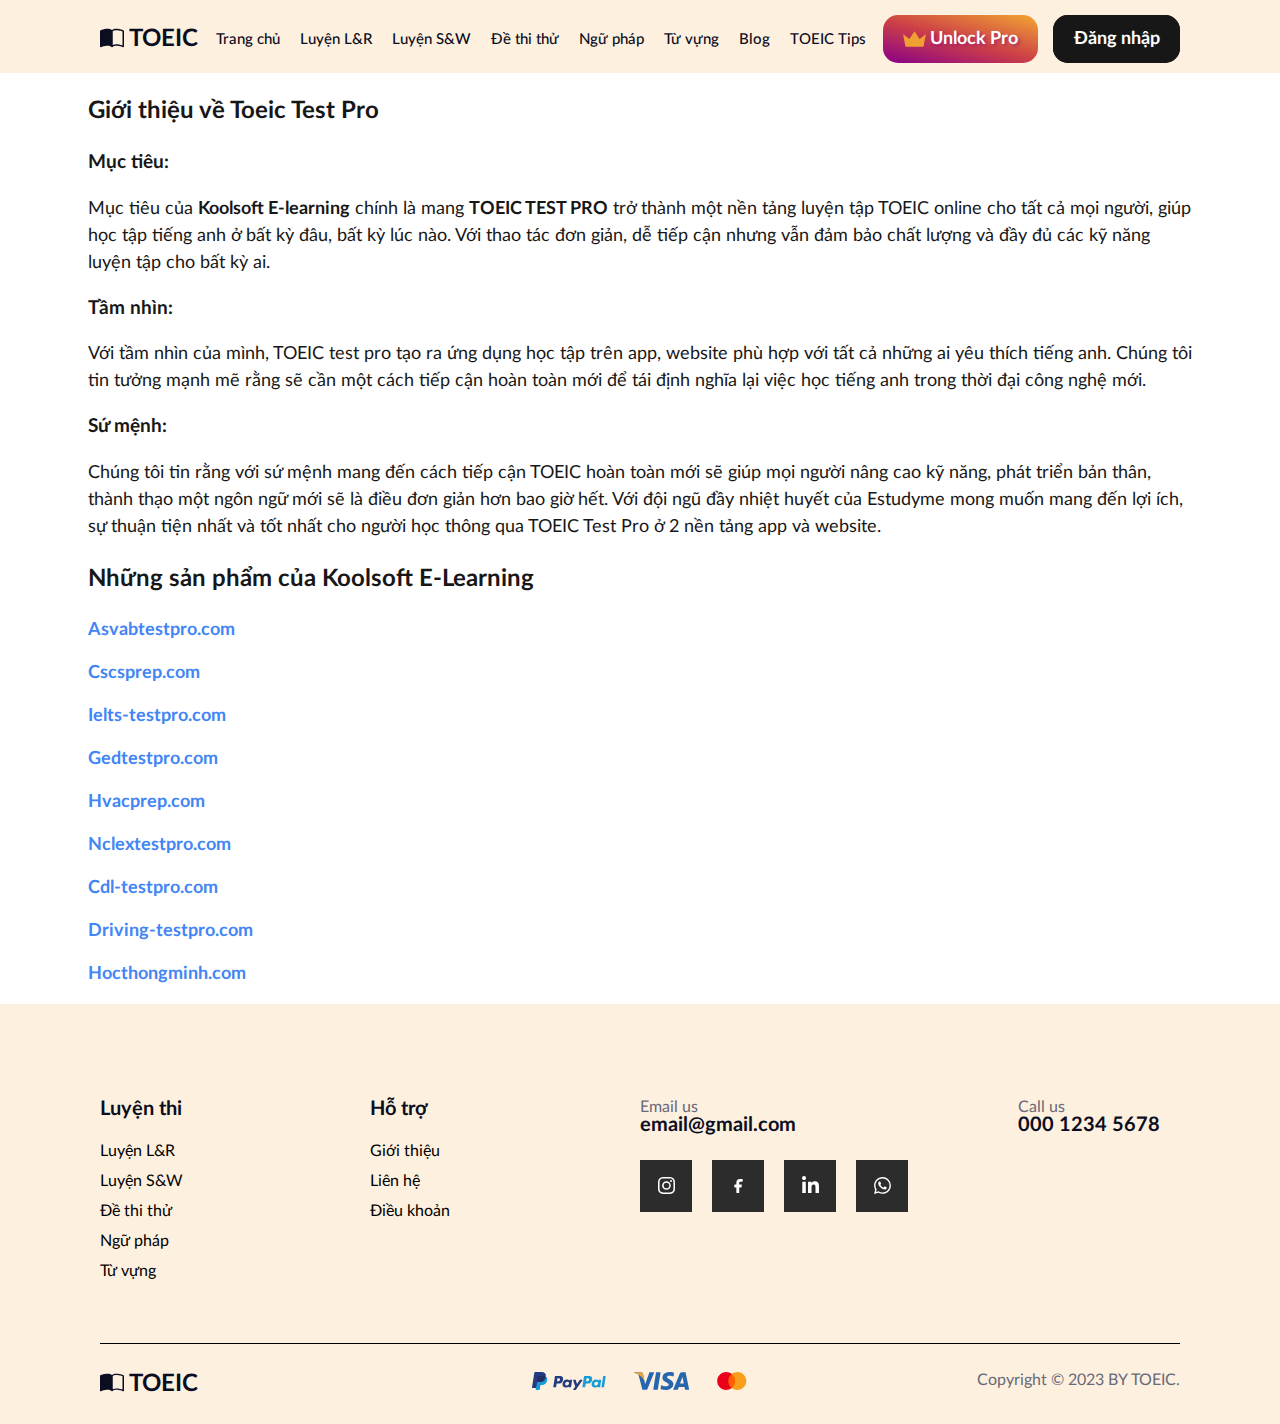
<file: aboutus.html>
<!DOCTYPE html>
<html lang="en">
    <head>
        <meta charset="UTF-8" />
        <meta name="viewport" content="width=device-width, initial-scale=1.0" />
        <!-- Favicon -->
        <link
            rel="shortcut icon"
            href="./assets/favicon/favicon.ico"
            type="image/x-icon"
        />
        <!-- Nhúng CDN Font Awesome -->
        <link rel="preconnect" href="https://cdnjs.cloudflare.com" />
        <link
            rel="stylesheet"
            href="https://cdnjs.cloudflare.com/ajax/libs/font-awesome/6.4.0/css/all.min.css"
            integrity="sha512-iecdLmaskl7CVkqkXNQ/ZH/XLlvWZOJyj7Yy7tcenmpD1ypASozpmT/E0iPtmFIB46ZmdtAc9eNBvH0H/ZpiBw=="
            crossorigin="anonymous"
            referrerpolicy="no-referrer"
        />
        <!-- Style CSS -->
        <link rel="stylesheet" href="./assets/font/stylesheet.css" />
        <!-- Responsive -->
        <link rel="stylesheet" href="./assets/css/responsive.css" />
        <!-- Reset CSS -->
        <link rel="stylesheet" href="./assets/css/reset.css" />
        <!-- Font  -->
        <link rel="stylesheet" href="./assets/css/style.css" />
        <!-- Aboutus CSS -->
        <link rel="stylesheet" href="./assets/css/aboutus.css" />
        <title>Giới thiệu - Web luyện thi TOEIC</title>
    </head>
    <body>
        <header class="header">
            <div class="content nav-content">
                <nav class="navbar">
                    <!--nav mobile-->
                    <label for="nav-mobile-input" class="nav_bars-btn">
                        <svg
                            xmlns="http://www.w3.org/2000/svg"
                            viewBox="0 0 448 512"
                        >
                            <!--! Font Awesome Pro 6.4.2 by @fontawesome - https://fontawesome.com License - https://fontawesome.com/license (Commercial License) Copyright 2023 Fonticons, Inc. -->
                            <path
                                d="M0 96C0 78.3 14.3 64 32 64H416c17.7 0 32 14.3 32 32s-14.3 32-32 32H32C14.3 128 0 113.7 0 96zM0 256c0-17.7 14.3-32 32-32H416c17.7 0 32 14.3 32 32s-14.3 32-32 32H32c-17.7 0-32-14.3-32-32zM448 416c0 17.7-14.3 32-32 32H32c-17.7 0-32-14.3-32-32s14.3-32 32-32H416c17.7 0 32 14.3 32 32z"
                            />
                        </svg>
                    </label>

                    <input
                        type="checkbox"
                        id="nav-mobile-input"
                        class="nav-input"
                        value=""
                    />

                    <!--Nav_overlay-->
                    <label for="nav-mobile-input" class="nav_overlay"></label>

                    <nav class="nav-mobile">
                        <label for="nav-mobile-input" class="nav-mobile-close">
                            <svg
                                xmlns="http://www.w3.org/2000/svg"
                                viewBox="0 0 352 512"
                            >
                                <!-- Font Awesome Pro 5.15.4 by @fontawesome - https://fontawesome.com License - https://fontawesome.com/license (Commercial License) -->
                                <path
                                    d="M242.72 256l100.07-100.07c12.28-12.28 12.28-32.19 0-44.48l-22.24-22.24c-12.28-12.28-32.19-12.28-44.48 0L176 189.28 75.93 89.21c-12.28-12.28-32.19-12.28-44.48 0L9.21 111.45c-12.28 12.28-12.28 32.19 0 44.48L109.28 256 9.21 356.07c-12.28 12.28-12.28 32.19 0 44.48l22.24 22.24c12.28 12.28 32.2 12.28 44.48 0L176 322.72l100.07 100.07c12.28 12.28 32.2 12.28 44.48 0l22.24-22.24c12.28-12.28 12.28-32.19 0-44.48L242.72 256z"
                                />
                            </svg>
                        </label>
                        <ul class="nav-mobile-list">
                            <li>
                                <a href="./index.html" class="item-nav-mobile"
                                    >Trang&nbsp;chủ</a
                                >
                            </li>
                            <li>
                                <a
                                    href="./Listen_Reading.html"
                                    class="item-nav-mobile"
                                    >Luyện&nbsp;L&R</a
                                >
                            </li>
                            <li>
                                <a
                                    href="./Speaking_Writing.html"
                                    class="item-nav-mobile"
                                    >Luyện&nbsp;S&W</a
                                >
                            </li>
                            <li>
                                <a
                                    href="./Mock_exams.html"
                                    class="item-nav-mobile"
                                    >Đề&nbsp;thi&nbsp;thử</a
                                >
                            </li>
                            <li>
                                <a href="./grammar.html" class="item-nav-mobile"
                                    >Ngữ&nbsp;pháp</a
                                >
                            </li>
                            <li>
                                <a href="./voca.html" class="item-nav-mobile"
                                    >Từ&nbsp;vựng</a
                                >
                            </li>
                            <li>
                                <a href="./blog.html" class="item-nav-mobile">Blog</a>
                            </li>
                            <li>
                                <a href="./toeic-tip.html" class="item-nav-mobile"
                                    >TOEIC&nbsp;Tips</a
                                >
                            </li>
                            <li>
                                <a href="./login.html" class="item-nav-mobile"
                                    >Đăng&nbsp;nhập</a
                                >
                            </li>
                        </ul>
                    </nav>
                    <!-- Logo -->
                    <div class="Logo-nav">
                        <a href="./index.html" class="Logo">
                            <img
                                src="./assets/img/Logo.svg"
                                alt="Logo"
                                class="lg"
                            />
                            <p class="desc-Logo">TOEIC</p>
                        </a>
                    </div>

                    <!-- Navigation pc-->
                    <ul class="nav-items">
                        <li>
                            <a href="./index.html" class="item"
                                >Trang&nbsp;chủ</a
                            >
                        </li>
                        <li>
                            <a href="./Listen_Reading.html" class="item"
                                >Luyện&nbsp;L&R</a
                            >
                        </li>
                        <li>
                            <a href="./Speaking_Writing.html" class="item"
                                >Luyện&nbsp;S&W</a
                            >
                        </li>
                        <li>
                            <a href="./Mock_exams.html" class="item"
                                >Đề&nbsp;thi&nbsp;thử</a
                            >
                        </li>
                        <li>
                            <a href="./grammar.html" class="item"
                                >Ngữ&nbsp;pháp</a
                            >
                        </li>
                        <li>
                            <a href="./voca.html" class="item">Từ&nbsp;vựng</a>
                        </li>
                        <li>
                            <a href="./blog.html" class="item">Blog</a>
                        </li>
                        <li>
                            <a href="./toeic-tip.html" class="item">TOEIC&nbsp;Tips</a>
                        </li>
                    </ul>

                    <!-- Button -->
                    <div class="actions">
                        <a href="./prenium.html" class="pro btn">
                            <svg
                                xmlns="http://www.w3.org/2000/svg"
                                viewBox="0 0 36 24"
                            >
                                <path
                                    d="m18 0 8 12 10-8-4 20H4L0 4l10 8 8-12z"
                                ></path>
                            </svg>
                            <p>Unlock&nbsp;Pro</p>
                        </a>
                        <a href="./login.html" class="log btn" id="log">
                            <p class="text">Đăng&nbsp;nhập</p>
                        </a>
                    </div>
                </nav>
            </div>
        </header>

        <div class="phara">
            <div class="paper">
                <h2 class="tieude">Giới thiệu về Toeic Test Pro</h2>
                <h3>Mục tiêu: </h3>
                <p>Mục tiêu của <a class="bold">Koolsoft E-learning</a> chính là mang <a class="bold">TOEIC TEST PRO</a> trở thành một nền tảng luyện tập TOEIC online cho tất cả mọi người, giúp học tập tiếng anh ở bất kỳ đâu, bất kỳ lúc nào. Với thao tác đơn giản, dễ tiếp cận nhưng vẫn đảm bảo chất lượng và đầy đủ các kỹ năng luyện tập cho bất kỳ ai.</p>
                <h3><a class="bold">Tầm nhìn: </a></h3>
                <p>Với tầm nhìn của mình, TOEIC test pro tạo ra ứng dụng học tập trên app, website phù hợp với tất cả những ai yêu thích tiếng anh. Chúng tôi tin tưởng mạnh mẽ rằng sẽ cần một cách tiếp cận hoàn toàn mới để tái định nghĩa lại việc học tiếng anh trong thời đại công nghệ mới.</p>
                <h3><a class="bold">Sứ mệnh: </a></h3>
                <p>Chúng tôi tin rằng với sứ mệnh mang đến cách tiếp cận TOEIC hoàn toàn mới sẽ giúp mọi người nâng cao kỹ năng, phát triển bản thân, thành thạo một ngôn ngữ mới sẽ là điều đơn giản hơn bao giờ hết. Với đội ngũ đầy nhiệt huyết của Estudyme mong muốn mang đến lợi ích, sự thuận tiện nhất và tốt nhất cho người học thông qua TOEIC Test Pro ở 2 nền tảng app và website.</p>
                <h2 class="tieude">Những sản phẩm của Koolsoft E-Learning</h2>
                <p>
                    <span class="s1">
                        <a href="http://Asvabtestpro.com"><span class="s2">Asvabtestpro.com</span></a>
                    </span>
                </p>
                <p>
                    <span class="s1">
                        <a href="http://Cscsprep.com"><span class="s2">Cscsprep.com</span></a>
                    </span>
                </p>
                <p>
                    <span class="s1">
                        <a href="http://Ielts-testpro.com"><span class="s2">Ielts-testpro.com</span></a>
                    </span>
                </p>
                <p>
                    <span class="s1">
                        <a href="http://Gedtestpro.com"><span class="s2">Gedtestpro.com</span></a>
                    </span>
                </p>
                <p>
                    <span class="s1">
                        <a href="http://Hvacprep.com"><span class="s2">Hvacprep.com</span></a>
                    </span>
                </p>
                <p>
                    <span class="s1">
                        <a href="http://Nclextestpro.com"><span class="s2">Nclextestpro.com</span></a>
                    </span>
                </p>
                <p>
                    <span class="s1">
                        <a href="http://Cdl-testpro.com"><span class="s2">Cdl-testpro.com</span></a>
                    </span>
                </p>
                <p>
                    <span class="s1">
                        <a href="http://Driving-testpro.com"><span class="s2">Driving-testpro.com</span></a>
                    </span>
                </p>
                <p>
                    <span class="s1">
                        <a href="http://Hocthongminh.com"><span class="s2">Hocthongminh.com</span></a>
                    </span>
                </p>
            </div>
        </div>

        <footer class="footer">
            <div class="content">
                <div class="row row-top">
                    <div class="column-1">
                        <h2 class="heading">Luyện&nbsp;thi</h2>
                        <ul class="list">
                            <li class="item">
                                <a href="./Listen_Reading.html"
                                    >Luyện&nbsp;L&R</a
                                >
                            </li>
                            <li class="item">
                                <a href="./Speaking_Writing.html"
                                    >Luyện&nbsp;S&W</a
                                >
                            </li>
                            <li class="item">
                                <a href="./Mock_exams.html"
                                    >Đề&nbsp;thi&nbsp;thử</a
                                >
                            </li>
                            <li class="item">
                                <a href="./grammar.html">Ngữ&nbsp;pháp</a>
                            </li>
                            <li class="item">
                                <a href="./voca.html">Từ&nbsp;vựng</a>
                            </li>
                        </ul>
                    </div>

                    <div class="column-2">
                        <h2 class="heading">Hỗ&nbsp;trợ</h2>
                        <ul class="list">
                            <li class="item">
                                <a href="./aboutus.html">Giới&nbsp;thiệu</a>
                            </li>
                            <li class="item">
                                <a href="./contact.html">Liên&nbsp;hệ</a>
                            </li>
                            <li class="item">
                                <a href="./term.html">Điều&nbsp;khoản</a>
                            </li>
                        </ul>
                    </div>

                    <div class="column-3">
                        <div class="email-call mail">
                            <p class="desc-email-call">Email us</p>
                            <a href="mailto:email@gmail.com" class="mail-call"
                                >email@gmail.com</a
                            >
                            <div class="social-media">
                                <div class="card">
                                    <a
                                        href="https://www.instagram.com/xuanchinhhuynh/"
                                        class="socialContainer containerOne"
                                    >
                                        <svg
                                            class="socialSvg instagramSvg"
                                            viewBox="0 0 16 16"
                                        >
                                            <path
                                                d="M8 0C5.829 0 5.556.01 4.703.048 3.85.088 3.269.222 2.76.42a3.917 3.917 0 0 0-1.417.923A3.927 3.927 0 0 0 .42 2.76C.222 3.268.087 3.85.048 4.7.01 5.555 0 5.827 0 8.001c0 2.172.01 2.444.048 3.297.04.852.174 1.433.372 1.942.205.526.478.972.923 1.417.444.445.89.719 1.416.923.51.198 1.09.333 1.942.372C5.555 15.99 5.827 16 8 16s2.444-.01 3.298-.048c.851-.04 1.434-.174 1.943-.372a3.916 3.916 0 0 0 1.416-.923c.445-.445.718-.891.923-1.417.197-.509.332-1.09.372-1.942C15.99 10.445 16 10.173 16 8s-.01-2.445-.048-3.299c-.04-.851-.175-1.433-.372-1.941a3.926 3.926 0 0 0-.923-1.417A3.911 3.911 0 0 0 13.24.42c-.51-.198-1.092-.333-1.943-.372C10.443.01 10.172 0 7.998 0h.003zm-.717 1.442h.718c2.136 0 2.389.007 3.232.046.78.035 1.204.166 1.486.275.373.145.64.319.92.599.28.28.453.546.598.92.11.281.24.705.275 1.485.039.843.047 1.096.047 3.231s-.008 2.389-.047 3.232c-.035.78-.166 1.203-.275 1.485a2.47 2.47 0 0 1-.599.919c-.28.28-.546.453-.92.598-.28.11-.704.24-1.485.276-.843.038-1.096.047-3.232.047s-2.39-.009-3.233-.047c-.78-.036-1.203-.166-1.485-.276a2.478 2.478 0 0 1-.92-.598 2.48 2.48 0 0 1-.6-.92c-.109-.281-.24-.705-.275-1.485-.038-.843-.046-1.096-.046-3.233 0-2.136.008-2.388.046-3.231.036-.78.166-1.204.276-1.486.145-.373.319-.64.599-.92.28-.28.546-.453.92-.598.282-.11.705-.24 1.485-.276.738-.034 1.024-.044 2.515-.045v.002zm4.988 1.328a.96.96 0 1 0 0 1.92.96.96 0 0 0 0-1.92zm-4.27 1.122a4.109 4.109 0 1 0 0 8.217 4.109 4.109 0 0 0 0-8.217zm0 1.441a2.667 2.667 0 1 1 0 5.334 2.667 2.667 0 0 1 0-5.334z"
                                            ></path>
                                        </svg>
                                    </a>

                                    <a
                                        href="https://www.facebook.com/xuanchinhhuynh"
                                        class="socialContainer containerTwo"
                                    >
                                        <svg
                                            class="fb socialSvg icon flat-color"
                                            fill="#000000"
                                            width="800px"
                                            height="800px"
                                            viewBox="0 0 24 24"
                                            id="facebook"
                                            data-name="Flat Color"
                                            xmlns="http://www.w3.org/2000/svg"
                                        >
                                            <path
                                                id="primary"
                                                d="M14,6h3a1,1,0,0,0,1-1V3a1,1,0,0,0-1-1H14A5,5,0,0,0,9,7v3H7a1,1,0,0,0-1,1v2a1,1,0,0,0,1,1H9v7a1,1,0,0,0,1,1h2a1,1,0,0,0,1-1V14h2.22a1,1,0,0,0,1-.76l.5-2a1,1,0,0,0-1-1.24H13V7A1,1,0,0,1,14,6Z"
                                                style="fill: rgb(0, 0, 0)"
                                            ></path>
                                        </svg>
                                    </a>

                                    <a
                                        href="https://www.linkedin.com/in/hu%E1%BB%B3nh-xu%C3%A2n-ch%C3%ADnh-302715244/"
                                        class="socialContainer containerThree"
                                    >
                                        <svg
                                            class="socialSvg linkdinSvg"
                                            viewBox="0 0 448 512"
                                        >
                                            <path
                                                d="M100.28 448H7.4V148.9h92.88zM53.79 108.1C24.09 108.1 0 83.5 0 53.8a53.79 53.79 0 0 1 107.58 0c0 29.7-24.1 54.3-53.79 54.3zM447.9 448h-92.68V302.4c0-34.7-.7-79.2-48.29-79.2-48.29 0-55.69 37.7-55.69 76.7V448h-92.78V148.9h89.08v40.8h1.3c12.4-23.5 42.69-48.3 87.88-48.3 94 0 111.28 61.9 111.28 142.3V448z"
                                            ></path>
                                        </svg>
                                    </a>

                                    <a
                                        href="#!"
                                        class="socialContainer containerFour"
                                    >
                                        <svg
                                            class="socialSvg whatsappSvg"
                                            viewBox="0 0 16 16"
                                        >
                                            <path
                                                d="M13.601 2.326A7.854 7.854 0 0 0 7.994 0C3.627 0 .068 3.558.064 7.926c0 1.399.366 2.76 1.057 3.965L0 16l4.204-1.102a7.933 7.933 0 0 0 3.79.965h.004c4.368 0 7.926-3.558 7.93-7.93A7.898 7.898 0 0 0 13.6 2.326zM7.994 14.521a6.573 6.573 0 0 1-3.356-.92l-.24-.144-2.494.654.666-2.433-.156-.251a6.56 6.56 0 0 1-1.007-3.505c0-3.626 2.957-6.584 6.591-6.584a6.56 6.56 0 0 1 4.66 1.931 6.557 6.557 0 0 1 1.928 4.66c-.004 3.639-2.961 6.592-6.592 6.592zm3.615-4.934c-.197-.099-1.17-.578-1.353-.646-.182-.065-.315-.099-.445.099-.133.197-.513.646-.627.775-.114.133-.232.148-.43.05-.197-.1-.836-.308-1.592-.985-.59-.525-.985-1.175-1.103-1.372-.114-.198-.011-.304.088-.403.087-.088.197-.232.296-.346.1-.114.133-.198.198-.33.065-.134.034-.248-.015-.347-.05-.099-.445-1.076-.612-1.47-.16-.389-.323-.335-.445-.34-.114-.007-.247-.007-.38-.007a.729.729 0 0 0-.529.247c-.182.198-.691.677-.691 1.654 0 .977.71 1.916.81 2.049.098.133 1.394 2.132 3.383 2.992.47.205.84.326 1.129.418.475.152.904.129 1.246.08.38-.058 1.171-.48 1.338-.943.164-.464.164-.86.114-.943-.049-.084-.182-.133-.38-.232z"
                                            ></path>
                                        </svg>
                                    </a>
                                </div>
                            </div>
                        </div>
                    </div>

                    <div class="column-4">
                        <div class="email-call call">
                            <p class="desc-email-call">Call&nbsp;us</p>
                            <a href="tel:00012345678" class="mail-call"
                                >000&nbsp;1234&nbsp;5678</a
                            >
                        </div>
                    </div>
                </div>
                <div class="row row-bottom">
                    <!-- Logo -->
                    <div class="footer-Logo">
                        <a href="./index.html" class="Logo">
                            <img
                                src="./assets/img/Logo.svg"
                                alt="Logo"
                                class="lg"
                            />
                            <p class="desc-Logo">TOEIC</p>
                        </a>
                    </div>

                    <!-- Bank -->
                    <div class="footer-bank">
                        <img
                            src="./assets/img/Bank.svg"
                            alt="Bank"
                            class="bank"
                        />
                    </div>

                    <div class="footer-copyright">
                        <p class="copy-right">
                            Copyright&nbsp;©&nbsp;2023&nbsp;BY&nbsp;TOEIC.
                        </p>
                    </div>
                </div>
            </div>
        </footer>

        <a href="#" class="btn-to-top">
            <i class="fa-solid fa-jet-fighter-up"></i>
        </a>

        <!-- Nhúng Javascript -->
        <script src="./assets/js/go-top.js"></script>
        <script src="./assets/js/if_log.js"></script>

    </body>
</html>
</file>
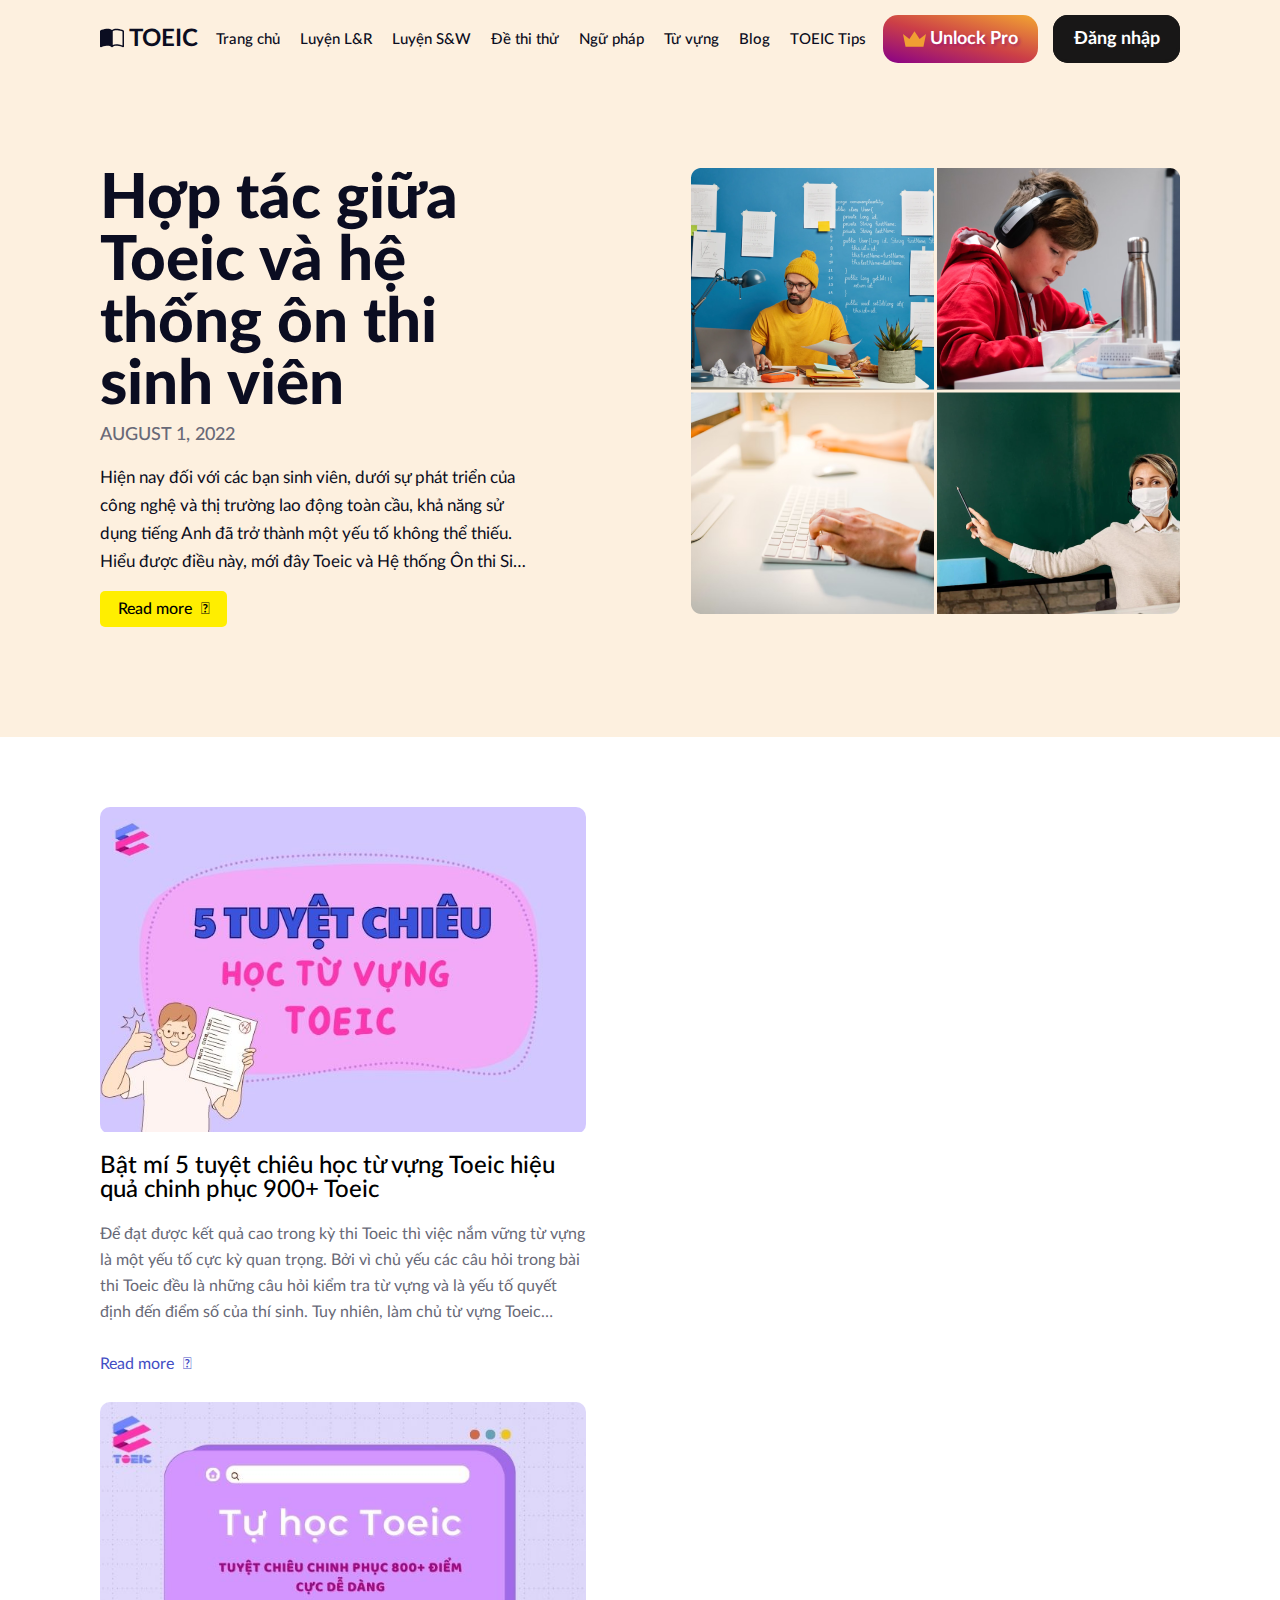
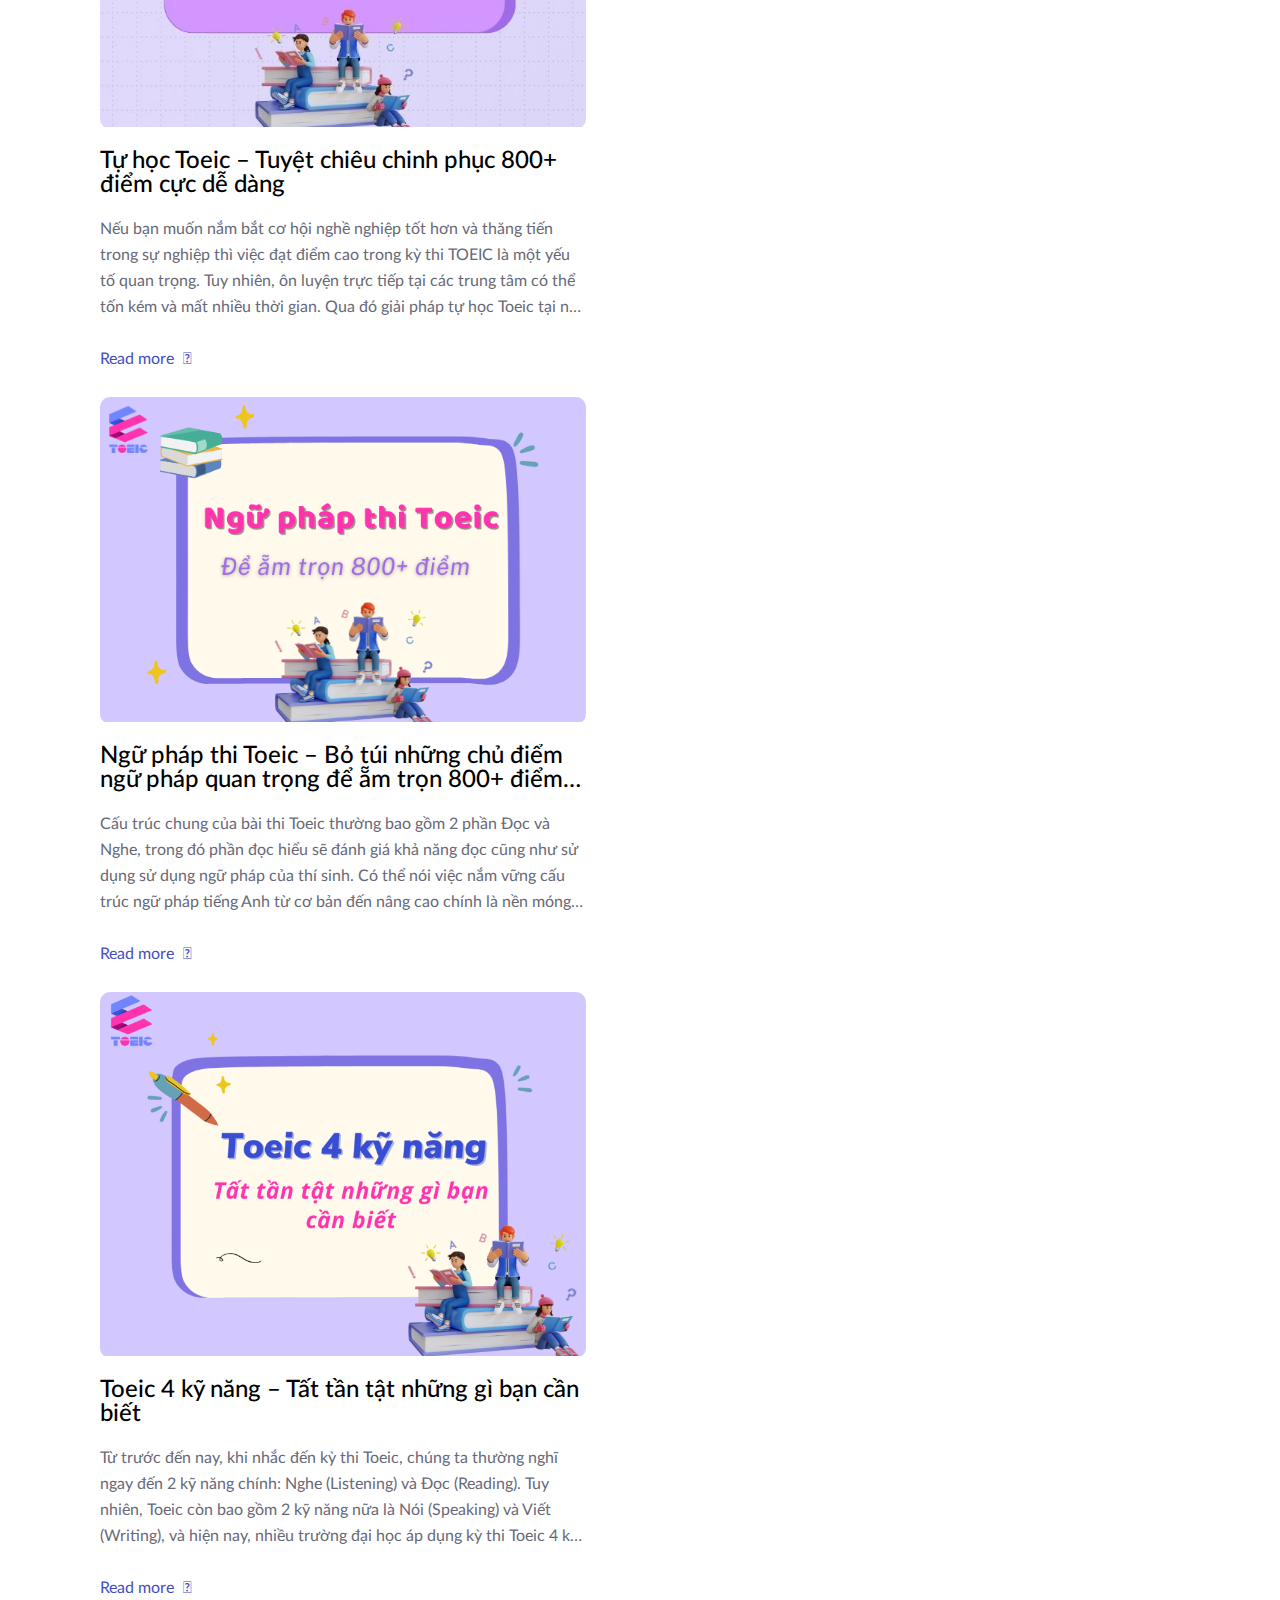
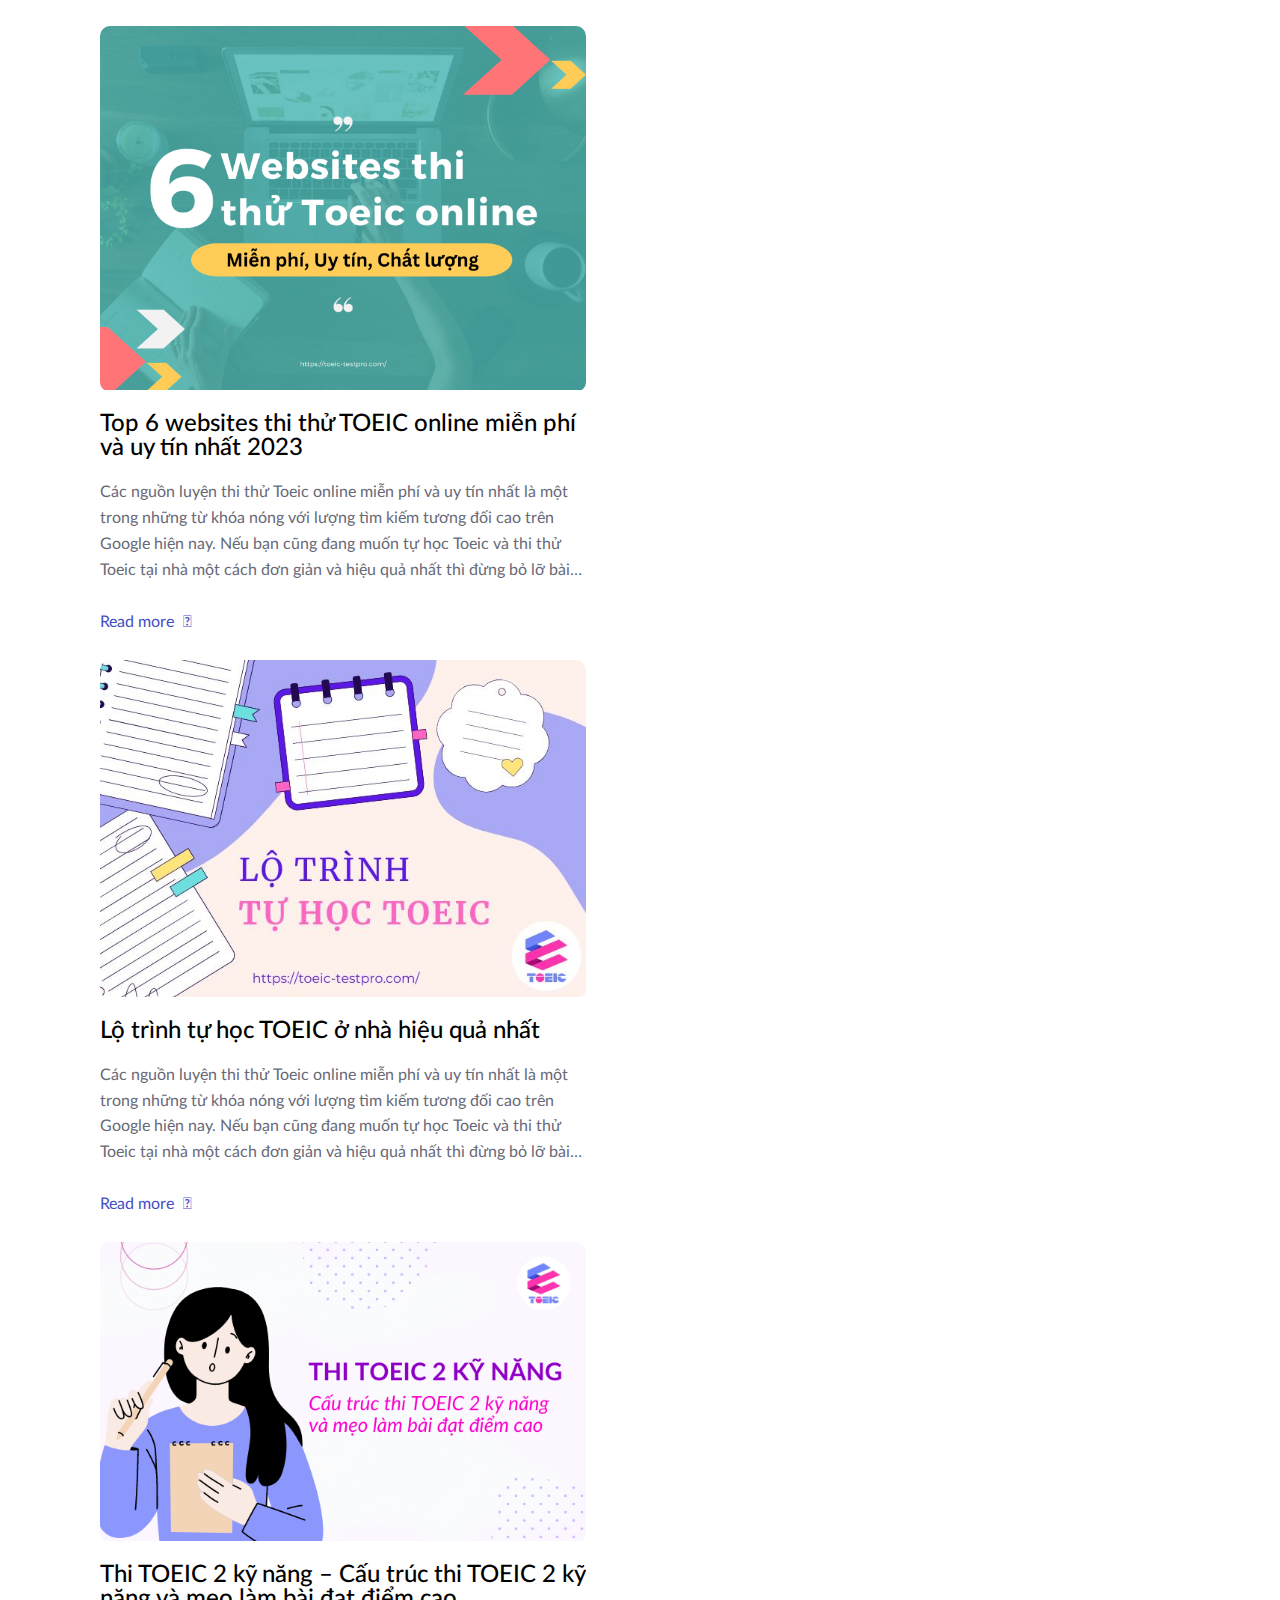
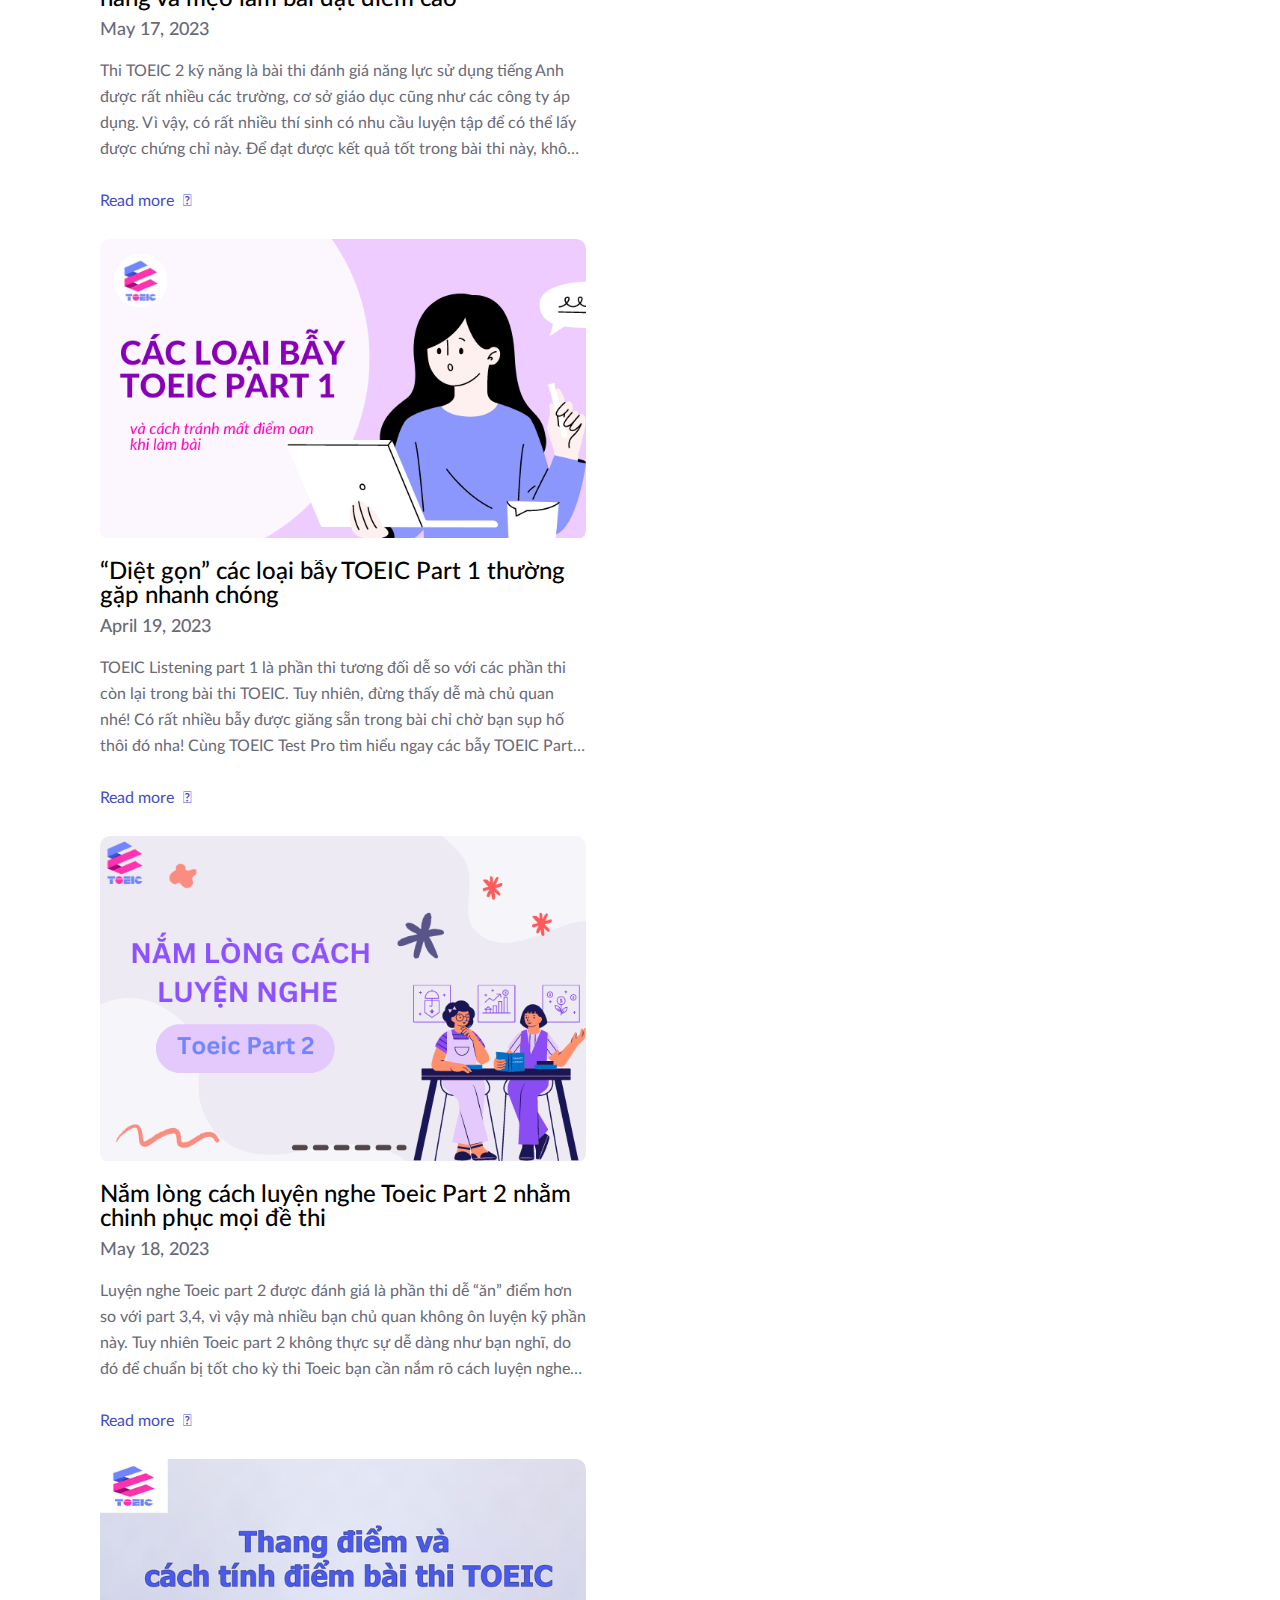
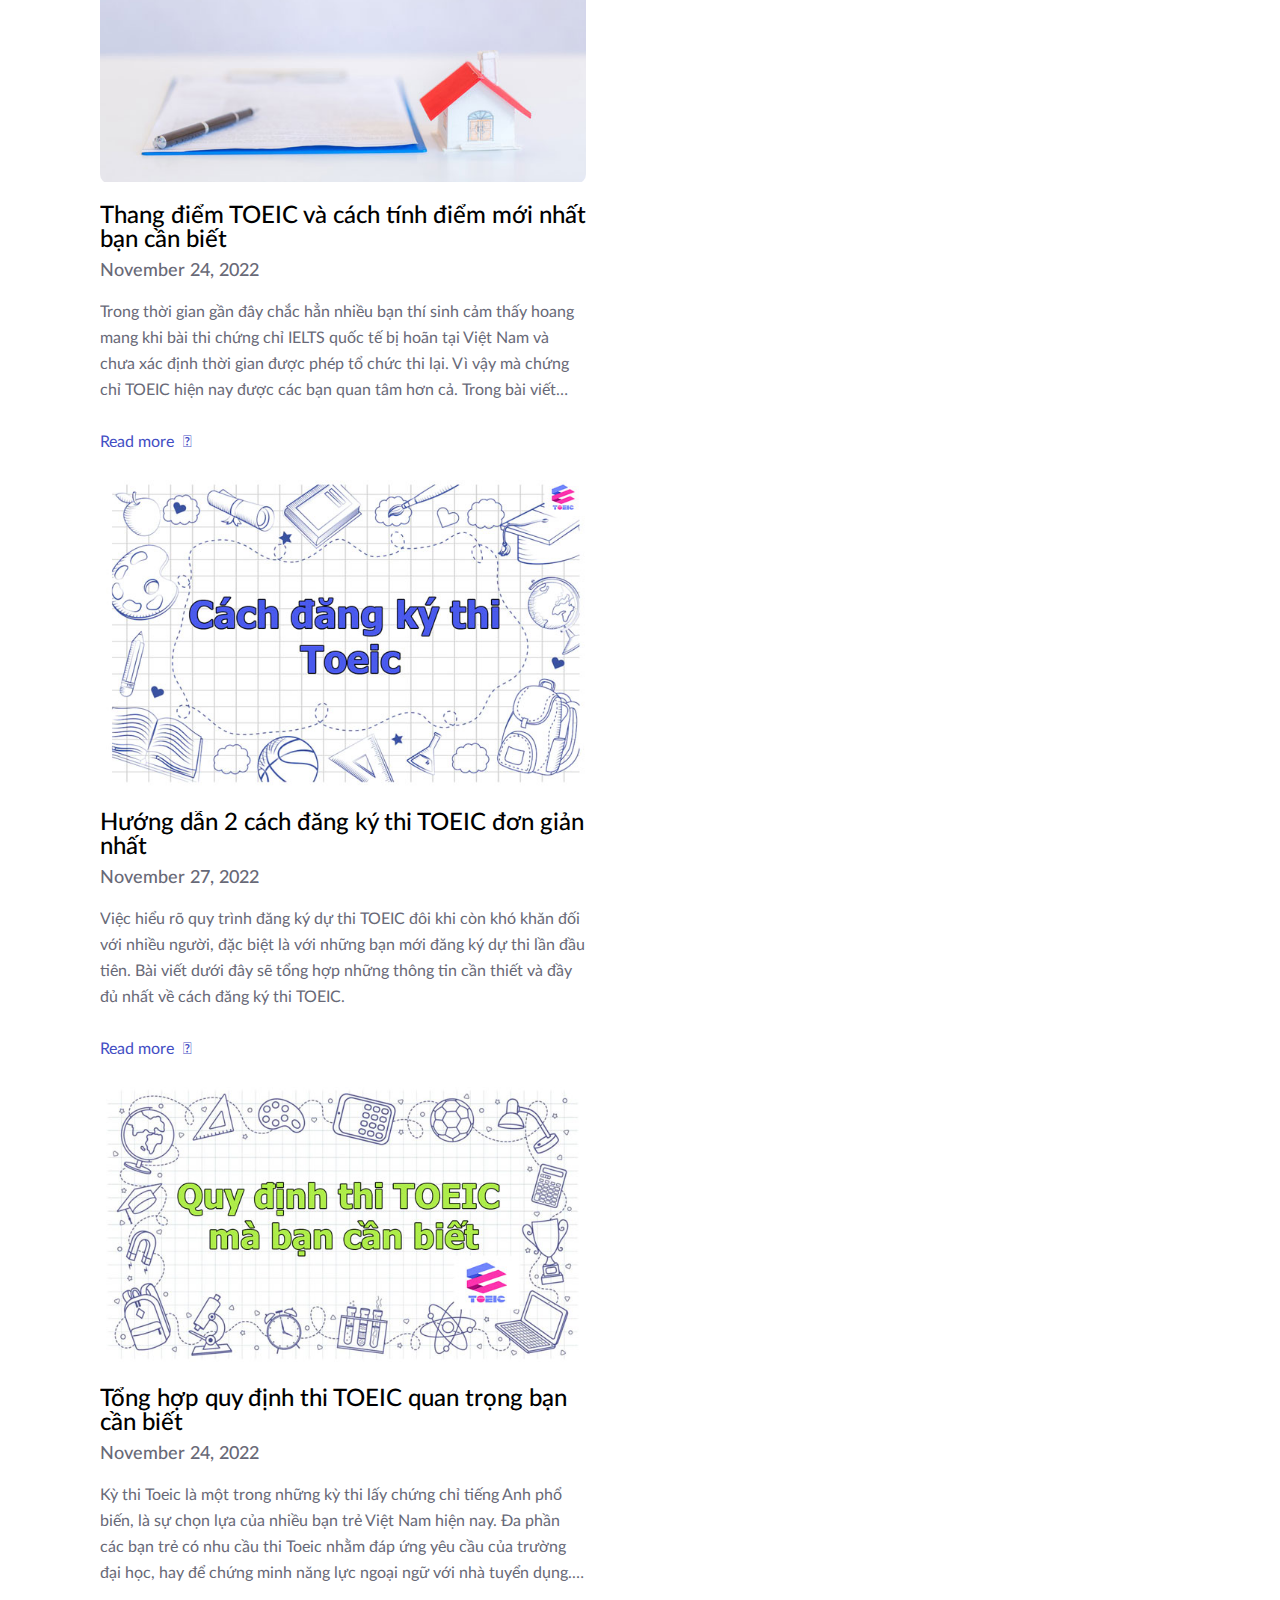
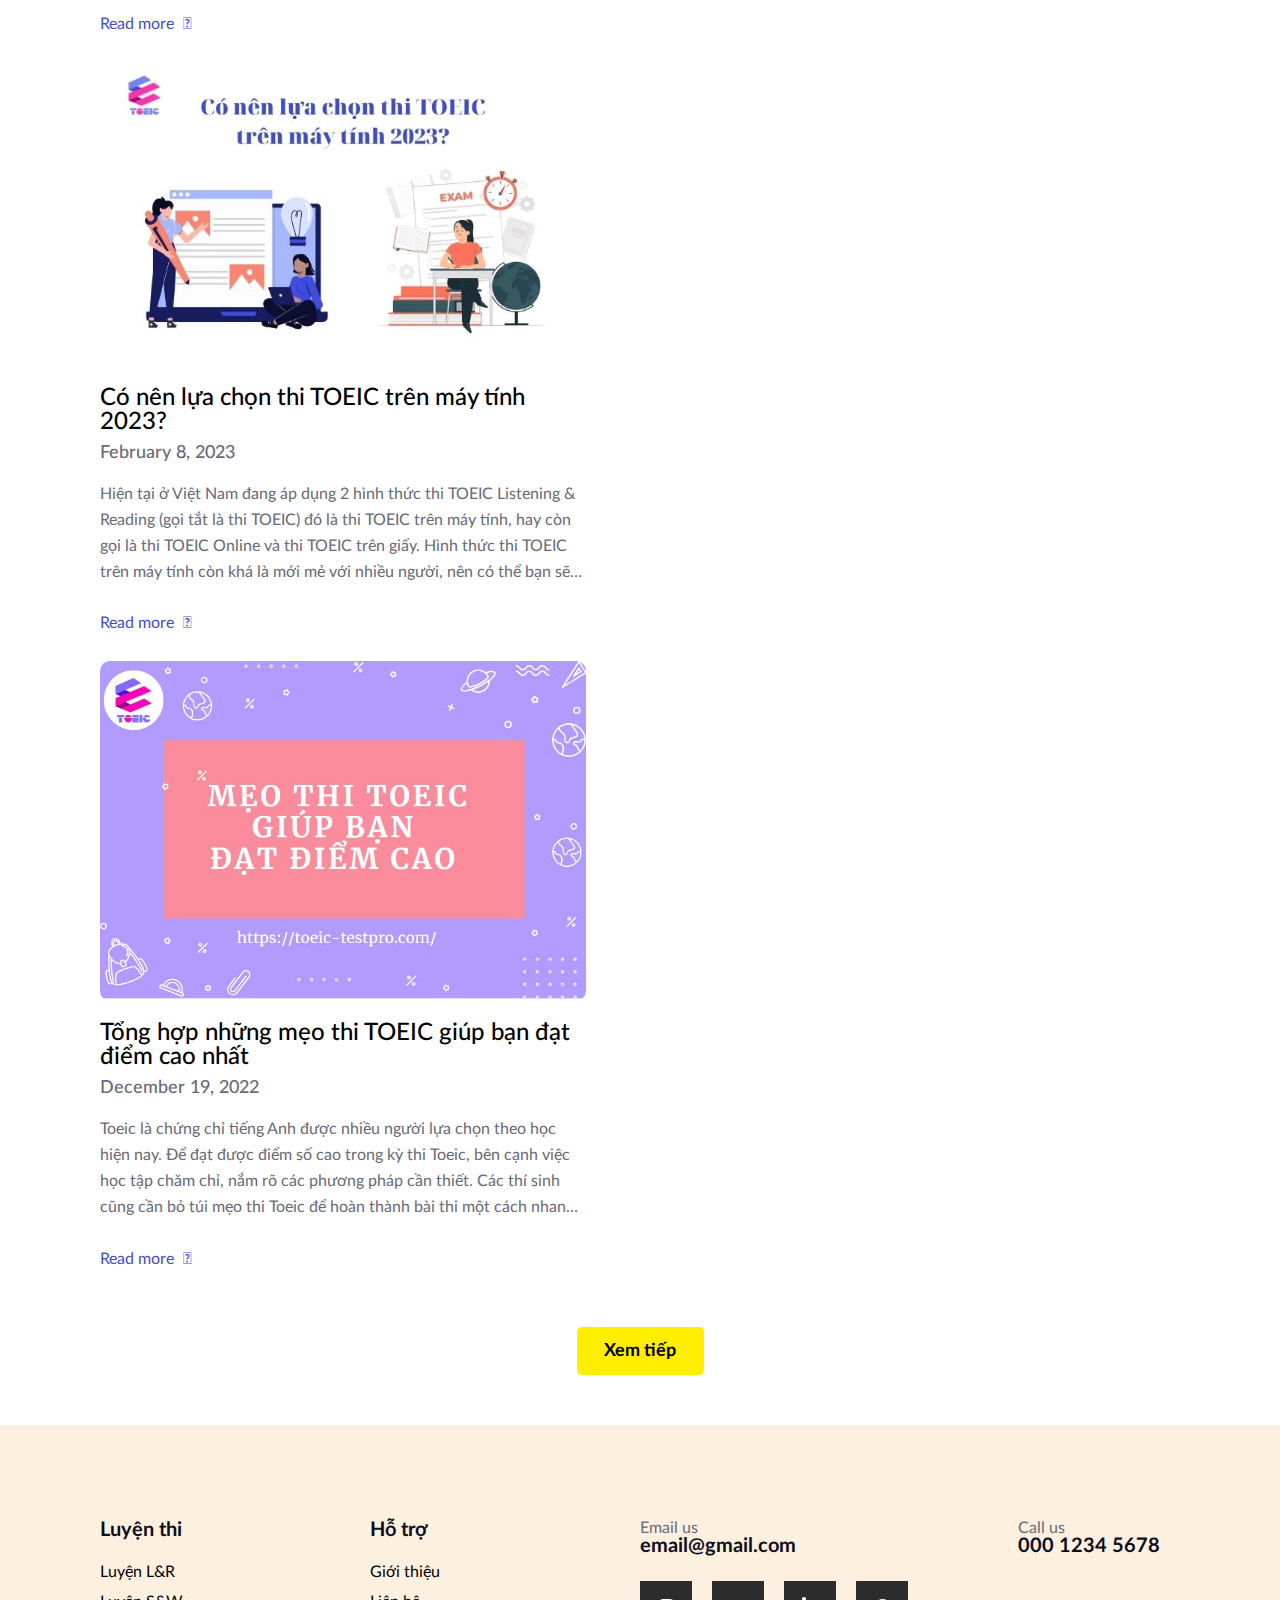
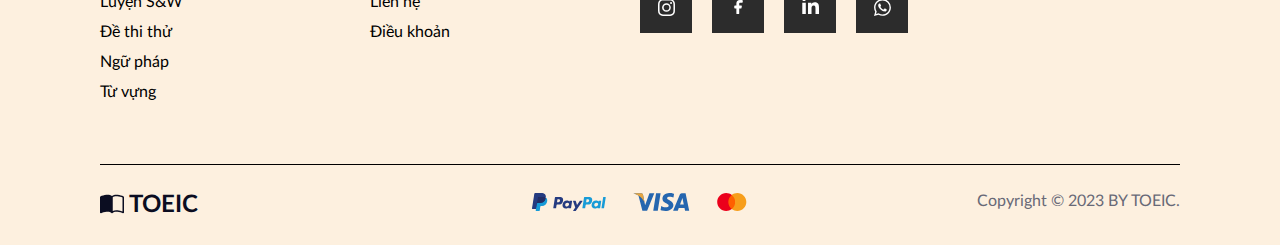
<file: blog.html>
<!DOCTYPE html>
<html lang="en">
    <head>
        <meta charset="UTF-8" />
        <meta name="viewport" content="width=device-width, initial-scale=1.0" />
        <!-- Favicon -->
        <link
            rel="shortcut icon"
            href="./assets/favicon/favicon.ico"
            type="image/x-icon"
        />
        <link
            rel="stylesheet"
            href="https://stackpath.bootstrapcdn.com/font-awesome/4.7.0/css/font-awesome.min.css"
        />
        <!-- Nhúng CDN Font Awesome -->
        <link rel="preconnect" href="https://cdnjs.cloudflare.com" />
        <link
            rel="stylesheet"
            href="https://cdnjs.cloudflare.com/ajax/libs/font-awesome/6.4.0/css/all.min.css"
            integrity="sha512-iecdLmaskl7CVkqkXNQ/ZH/XLlvWZOJyj7Yy7tcenmpD1ypASozpmT/E0iPtmFIB46ZmdtAc9eNBvH0H/ZpiBw=="
            crossorigin="anonymous"
            referrerpolicy="no-referrer"
        />
        <!-- Style CSS -->
        <link rel="stylesheet" href="./assets/font/stylesheet.css" />
        <!-- Responsive -->
        <link rel="stylesheet" href="./assets/css/responsive.css" />
        <!-- Reset CSS -->
        <link rel="stylesheet" href="./assets/css/reset.css" />
        <!-- Font  -->
        <link rel="stylesheet" href="./assets/css/style.css" />
        <!--Style Blog CSS-->
        <link rel="stylesheet" href="./assets/css/blog.css" />
        <!-- icon -->
        <link
            href="https://unpkg.com/boxicons@2.1.4/css/boxicons.min.css"
            rel="stylesheet"
        />
        <title>Blog</title>
    </head>
    <body>
        <header class="header">
            <div class="content nav-content">
                <nav class="navbar">
                    <!--nav mobile-->
                    <label for="nav-mobile-input" class="nav_bars-btn">
                        <svg
                            xmlns="http://www.w3.org/2000/svg"
                            viewBox="0 0 448 512"
                        >
                            <!--! Font Awesome Pro 6.4.2 by @fontawesome - https://fontawesome.com License - https://fontawesome.com/license (Commercial License) Copyright 2023 Fonticons, Inc. -->
                            <path
                                d="M0 96C0 78.3 14.3 64 32 64H416c17.7 0 32 14.3 32 32s-14.3 32-32 32H32C14.3 128 0 113.7 0 96zM0 256c0-17.7 14.3-32 32-32H416c17.7 0 32 14.3 32 32s-14.3 32-32 32H32c-17.7 0-32-14.3-32-32zM448 416c0 17.7-14.3 32-32 32H32c-17.7 0-32-14.3-32-32s14.3-32 32-32H416c17.7 0 32 14.3 32 32z"
                            />
                        </svg>
                    </label>

                    <input
                        type="checkbox"
                        id="nav-mobile-input"
                        class="nav-input"
                        value=""
                    />

                    <!--Nav_overlay-->
                    <label for="nav-mobile-input" class="nav_overlay"></label>

                    <nav class="nav-mobile">
                        <label for="nav-mobile-input" class="nav-mobile-close">
                            <svg
                                xmlns="http://www.w3.org/2000/svg"
                                viewBox="0 0 352 512"
                            >
                                <!-- Font Awesome Pro 5.15.4 by @fontawesome - https://fontawesome.com License - https://fontawesome.com/license (Commercial License) -->
                                <path
                                    d="M242.72 256l100.07-100.07c12.28-12.28 12.28-32.19 0-44.48l-22.24-22.24c-12.28-12.28-32.19-12.28-44.48 0L176 189.28 75.93 89.21c-12.28-12.28-32.19-12.28-44.48 0L9.21 111.45c-12.28 12.28-12.28 32.19 0 44.48L109.28 256 9.21 356.07c-12.28 12.28-12.28 32.19 0 44.48l22.24 22.24c12.28 12.28 32.2 12.28 44.48 0L176 322.72l100.07 100.07c12.28 12.28 32.2 12.28 44.48 0l22.24-22.24c12.28-12.28 12.28-32.19 0-44.48L242.72 256z"
                                />
                            </svg>
                        </label>
                        <ul class="nav-mobile-list">
                            <li>
                                <a href="./index.html" class="item-nav-mobile"
                                    >Trang&nbsp;chủ</a
                                >
                            </li>
                            <li>
                                <a
                                    href="./Listen_Reading.html"
                                    class="item-nav-mobile"
                                    >Luyện&nbsp;L&R</a
                                >
                            </li>
                            <li>
                                <a
                                    href="./Speaking_Writing.html"
                                    class="item-nav-mobile"
                                    >Luyện&nbsp;S&W</a
                                >
                            </li>
                            <li>
                                <a
                                    href="./Mock_exams.html"
                                    class="item-nav-mobile"
                                    >Đề&nbsp;thi&nbsp;thử</a
                                >
                            </li>
                            <li>
                                <a href="./grammar.html" class="item-nav-mobile"
                                    >Ngữ&nbsp;pháp</a
                                >
                            </li>
                            <li>
                                <a href="./voca.html" class="item-nav-mobile"
                                    >Từ&nbsp;vựng</a
                                >
                            </li>
                            <li>
                                <a href="./blog.html" class="item-nav-mobile">Blog</a>
                            </li>
                            <li>
                                <a href="./toeic-tip.html" class="item-nav-mobile"
                                    >TOEIC&nbsp;Tips</a
                                >
                            </li>
                            <li>
                                <a href="./login.html" class="item-nav-mobile"
                                    >Đăng&nbsp;nhập</a
                                >
                            </li>
                        </ul>
                    </nav>
                    <!-- Logo -->
                    <div class="Logo-nav">
                        <a href="./index.html" class="Logo">
                            <img
                                src="./assets/img/Logo.svg"
                                alt="Logo"
                                class="lg"
                            />
                            <p class="desc-Logo">TOEIC</p>
                        </a>
                    </div>

                    <!-- Navigation pc-->
                    <ul class="nav-items">
                        <li>
                            <a href="./index.html" class="item"
                                >Trang&nbsp;chủ</a
                            >
                        </li>
                        <li>
                            <a href="./Listen_Reading.html" class="item"
                                >Luyện&nbsp;L&R</a
                            >
                        </li>
                        <li>
                            <a href="./Speaking_Writing.html" class="item"
                                >Luyện&nbsp;S&W</a
                            >
                        </li>
                        <li>
                            <a href="./Mock_exams.html" class="item"
                                >Đề&nbsp;thi&nbsp;thử</a
                            >
                        </li>
                        <li>
                            <a href="./grammar.html" class="item"
                                >Ngữ&nbsp;pháp</a
                            >
                        </li>
                        <li>
                            <a href="./voca.html" class="item">Từ&nbsp;vựng</a>
                        </li>
                        <li>
                            <a href="./blog.html" class="item">Blog</a>
                        </li>
                        <li>
                            <a href="./toeic-tip.html" class="item">TOEIC&nbsp;Tips</a>
                        </li>
                    </ul>

                    <!-- Button -->
                    <div class="actions">
                        <a href="./prenium.html" class="pro btn">
                            <svg
                                xmlns="http://www.w3.org/2000/svg"
                                viewBox="0 0 36 24"
                            >
                                <path
                                    d="m18 0 8 12 10-8-4 20H4L0 4l10 8 8-12z"
                                ></path>
                            </svg>
                            <p>Unlock&nbsp;Pro</p>
                        </a>
                        <a href="./login.html" class="log btn" id="log">
                            <p class="text">Đăng&nbsp;nhập</p>
                        </a>
                    </div>
                </nav>
            </div>
        </header>

        <div class="main">
            <div class="head blog">
                <div class="content">
                    <div class="info">
                        <h1 class="title">
                            Hợp tác giữa Toeic và hệ thống ôn thi sinh viên
                        </h1>
                        <p class="time">AUGUST 1, 2022</p>
                        <p class="desc">
                            Hiện nay đối với các bạn sinh viên, dưới sự phát
                            triển của công nghệ và thị trường lao động toàn cầu,
                            khả năng sử dụng tiếng Anh đã trở thành một yếu tố
                            không thể thiếu. Hiểu được điều này, mới đây Toeic
                            và Hệ thống Ôn thi Sinh viên đã chính thức hợp tác
                            với nhau với mục tiêu giúp các bạn sinh viên nâng
                            cao khả năng sử dụng ngoại ngữ và band điểm Toeic để
                            tự tin ra trường với tấm bằng xuất sắc.
                        </p>
                        <a href="" class="btn readmore">
                            <span class="txt"
                                >Read more
                                <i class="fa-solid fa-arrow-right"></i
                            ></span>
                        </a>
                    </div>

                    <div class="pic">
                        <div class="top">
                            <img
                                src="./assets/img/blog1.png"
                                alt="Blog1"
                                class="pic1"
                            />
                            <img
                                src="./assets/img/blog2.png"
                                alt="Blog2"
                                class="pic2"
                            />
                        </div>
                        <div class="bot">
                            <img
                                src="./assets/img/blog3.png"
                                alt="Blog3"
                                class="pic3"
                            />
                            <img
                                src="./assets/img/blog4.png"
                                alt="Blog4"
                                class="pic4"
                            />
                        </div>
                    </div>
                </div>
            </div>

            <div class="blogs">
                <div class="content">
                    <div class="slider">
                        <div id="blog-list"></div>
                    </div>

                    <div class="continute-btn">
                        <a href="#!" class="btn readmore ctn" id="load-more">
                            <span class="txt">Xem tiếp</span>
                        </a>
                    </div>
                </div>
            </div>
        </div>

        <footer class="footer">
            <div class="content">
                <div class="row row-top">
                    <div class="column-1">
                        <h2 class="heading">Luyện&nbsp;thi</h2>
                        <ul class="list">
                            <li class="item">
                                <a href="./Listen_Reading.html"
                                    >Luyện&nbsp;L&R</a
                                >
                            </li>
                            <li class="item">
                                <a href="./Speaking_Writing.html"
                                    >Luyện&nbsp;S&W</a
                                >
                            </li>
                            <li class="item">
                                <a href="./Mock_exams.html"
                                    >Đề&nbsp;thi&nbsp;thử</a
                                >
                            </li>
                            <li class="item">
                                <a href="./grammar.html">Ngữ&nbsp;pháp</a>
                            </li>
                            <li class="item">
                                <a href="./voca.html">Từ&nbsp;vựng</a>
                            </li>
                        </ul>
                    </div>

                    <div class="column-2">
                        <h2 class="heading">Hỗ&nbsp;trợ</h2>
                        <ul class="list">
                            <li class="item">
                                <a href="./aboutus.html">Giới&nbsp;thiệu</a>
                            </li>
                            <li class="item">
                                <a href="./contact.html">Liên&nbsp;hệ</a>
                            </li>
                            <li class="item">
                                <a href="./term.html">Điều&nbsp;khoản</a>
                            </li>
                        </ul>
                    </div>

                    <div class="column-3">
                        <div class="email-call mail">
                            <p class="desc-email-call">Email us</p>
                            <a href="mailto:email@gmail.com" class="mail-call"
                                >email@gmail.com</a
                            >
                            <div class="social-media">
                                <div class="card">
                                    <a
                                        href="https://www.instagram.com/xuanchinhhuynh/"
                                        class="socialContainer containerOne"
                                    >
                                        <svg
                                            class="socialSvg instagramSvg"
                                            viewBox="0 0 16 16"
                                        >
                                            <path
                                                d="M8 0C5.829 0 5.556.01 4.703.048 3.85.088 3.269.222 2.76.42a3.917 3.917 0 0 0-1.417.923A3.927 3.927 0 0 0 .42 2.76C.222 3.268.087 3.85.048 4.7.01 5.555 0 5.827 0 8.001c0 2.172.01 2.444.048 3.297.04.852.174 1.433.372 1.942.205.526.478.972.923 1.417.444.445.89.719 1.416.923.51.198 1.09.333 1.942.372C5.555 15.99 5.827 16 8 16s2.444-.01 3.298-.048c.851-.04 1.434-.174 1.943-.372a3.916 3.916 0 0 0 1.416-.923c.445-.445.718-.891.923-1.417.197-.509.332-1.09.372-1.942C15.99 10.445 16 10.173 16 8s-.01-2.445-.048-3.299c-.04-.851-.175-1.433-.372-1.941a3.926 3.926 0 0 0-.923-1.417A3.911 3.911 0 0 0 13.24.42c-.51-.198-1.092-.333-1.943-.372C10.443.01 10.172 0 7.998 0h.003zm-.717 1.442h.718c2.136 0 2.389.007 3.232.046.78.035 1.204.166 1.486.275.373.145.64.319.92.599.28.28.453.546.598.92.11.281.24.705.275 1.485.039.843.047 1.096.047 3.231s-.008 2.389-.047 3.232c-.035.78-.166 1.203-.275 1.485a2.47 2.47 0 0 1-.599.919c-.28.28-.546.453-.92.598-.28.11-.704.24-1.485.276-.843.038-1.096.047-3.232.047s-2.39-.009-3.233-.047c-.78-.036-1.203-.166-1.485-.276a2.478 2.478 0 0 1-.92-.598 2.48 2.48 0 0 1-.6-.92c-.109-.281-.24-.705-.275-1.485-.038-.843-.046-1.096-.046-3.233 0-2.136.008-2.388.046-3.231.036-.78.166-1.204.276-1.486.145-.373.319-.64.599-.92.28-.28.546-.453.92-.598.282-.11.705-.24 1.485-.276.738-.034 1.024-.044 2.515-.045v.002zm4.988 1.328a.96.96 0 1 0 0 1.92.96.96 0 0 0 0-1.92zm-4.27 1.122a4.109 4.109 0 1 0 0 8.217 4.109 4.109 0 0 0 0-8.217zm0 1.441a2.667 2.667 0 1 1 0 5.334 2.667 2.667 0 0 1 0-5.334z"
                                            ></path>
                                        </svg>
                                    </a>

                                    <a
                                        href="https://www.facebook.com/xuanchinhhuynh"
                                        class="socialContainer containerTwo"
                                    >
                                        <svg
                                            class="fb socialSvg icon flat-color"
                                            fill="#000000"
                                            width="800px"
                                            height="800px"
                                            viewBox="0 0 24 24"
                                            id="facebook"
                                            data-name="Flat Color"
                                            xmlns="http://www.w3.org/2000/svg"
                                        >
                                            <path
                                                id="primary"
                                                d="M14,6h3a1,1,0,0,0,1-1V3a1,1,0,0,0-1-1H14A5,5,0,0,0,9,7v3H7a1,1,0,0,0-1,1v2a1,1,0,0,0,1,1H9v7a1,1,0,0,0,1,1h2a1,1,0,0,0,1-1V14h2.22a1,1,0,0,0,1-.76l.5-2a1,1,0,0,0-1-1.24H13V7A1,1,0,0,1,14,6Z"
                                                style="fill: rgb(0, 0, 0)"
                                            ></path>
                                        </svg>
                                    </a>

                                    <a
                                        href="https://www.linkedin.com/in/hu%E1%BB%B3nh-xu%C3%A2n-ch%C3%ADnh-302715244/"
                                        class="socialContainer containerThree"
                                    >
                                        <svg
                                            class="socialSvg linkdinSvg"
                                            viewBox="0 0 448 512"
                                        >
                                            <path
                                                d="M100.28 448H7.4V148.9h92.88zM53.79 108.1C24.09 108.1 0 83.5 0 53.8a53.79 53.79 0 0 1 107.58 0c0 29.7-24.1 54.3-53.79 54.3zM447.9 448h-92.68V302.4c0-34.7-.7-79.2-48.29-79.2-48.29 0-55.69 37.7-55.69 76.7V448h-92.78V148.9h89.08v40.8h1.3c12.4-23.5 42.69-48.3 87.88-48.3 94 0 111.28 61.9 111.28 142.3V448z"
                                            ></path>
                                        </svg>
                                    </a>

                                    <a
                                        href="#!"
                                        class="socialContainer containerFour"
                                    >
                                        <svg
                                            class="socialSvg whatsappSvg"
                                            viewBox="0 0 16 16"
                                        >
                                            <path
                                                d="M13.601 2.326A7.854 7.854 0 0 0 7.994 0C3.627 0 .068 3.558.064 7.926c0 1.399.366 2.76 1.057 3.965L0 16l4.204-1.102a7.933 7.933 0 0 0 3.79.965h.004c4.368 0 7.926-3.558 7.93-7.93A7.898 7.898 0 0 0 13.6 2.326zM7.994 14.521a6.573 6.573 0 0 1-3.356-.92l-.24-.144-2.494.654.666-2.433-.156-.251a6.56 6.56 0 0 1-1.007-3.505c0-3.626 2.957-6.584 6.591-6.584a6.56 6.56 0 0 1 4.66 1.931 6.557 6.557 0 0 1 1.928 4.66c-.004 3.639-2.961 6.592-6.592 6.592zm3.615-4.934c-.197-.099-1.17-.578-1.353-.646-.182-.065-.315-.099-.445.099-.133.197-.513.646-.627.775-.114.133-.232.148-.43.05-.197-.1-.836-.308-1.592-.985-.59-.525-.985-1.175-1.103-1.372-.114-.198-.011-.304.088-.403.087-.088.197-.232.296-.346.1-.114.133-.198.198-.33.065-.134.034-.248-.015-.347-.05-.099-.445-1.076-.612-1.47-.16-.389-.323-.335-.445-.34-.114-.007-.247-.007-.38-.007a.729.729 0 0 0-.529.247c-.182.198-.691.677-.691 1.654 0 .977.71 1.916.81 2.049.098.133 1.394 2.132 3.383 2.992.47.205.84.326 1.129.418.475.152.904.129 1.246.08.38-.058 1.171-.48 1.338-.943.164-.464.164-.86.114-.943-.049-.084-.182-.133-.38-.232z"
                                            ></path>
                                        </svg>
                                    </a>
                                </div>
                            </div>
                        </div>
                    </div>

                    <div class="column-4">
                        <div class="email-call call">
                            <p class="desc-email-call">Call&nbsp;us</p>
                            <a href="tel:00012345678" class="mail-call"
                                >000&nbsp;1234&nbsp;5678</a
                            >
                        </div>
                    </div>
                </div>
                <div class="row row-bottom">
                    <!-- Logo -->
                    <div class="footer-Logo">
                        <a href="./index.html" class="Logo">
                            <img
                                src="./assets/img/Logo.svg"
                                alt="Logo"
                                class="lg"
                            />
                            <p class="desc-Logo">TOEIC</p>
                        </a>
                    </div>

                    <!-- Bank -->
                    <div class="footer-bank">
                        <img
                            src="./assets/img/Bank.svg"
                            alt="Bank"
                            class="bank"
                        />
                    </div>

                    <div class="footer-copyright">
                        <p class="copy-right">
                            Copyright&nbsp;©&nbsp;2023&nbsp;BY&nbsp;TOEIC.
                        </p>
                    </div>
                </div>
            </div>
        </footer>

        <a href="#" class="btn-to-top">
            <i class="fa-solid fa-jet-fighter-up"></i>
        </a>

        <!-- Nhúng Javascript -->
        <script src="./assets/js/blog.js"></script>
        <script src="./assets/js/go-top.js"></script>
        <script src="./assets/js/if_log.js"></script>

    </body>
</html>
</file>
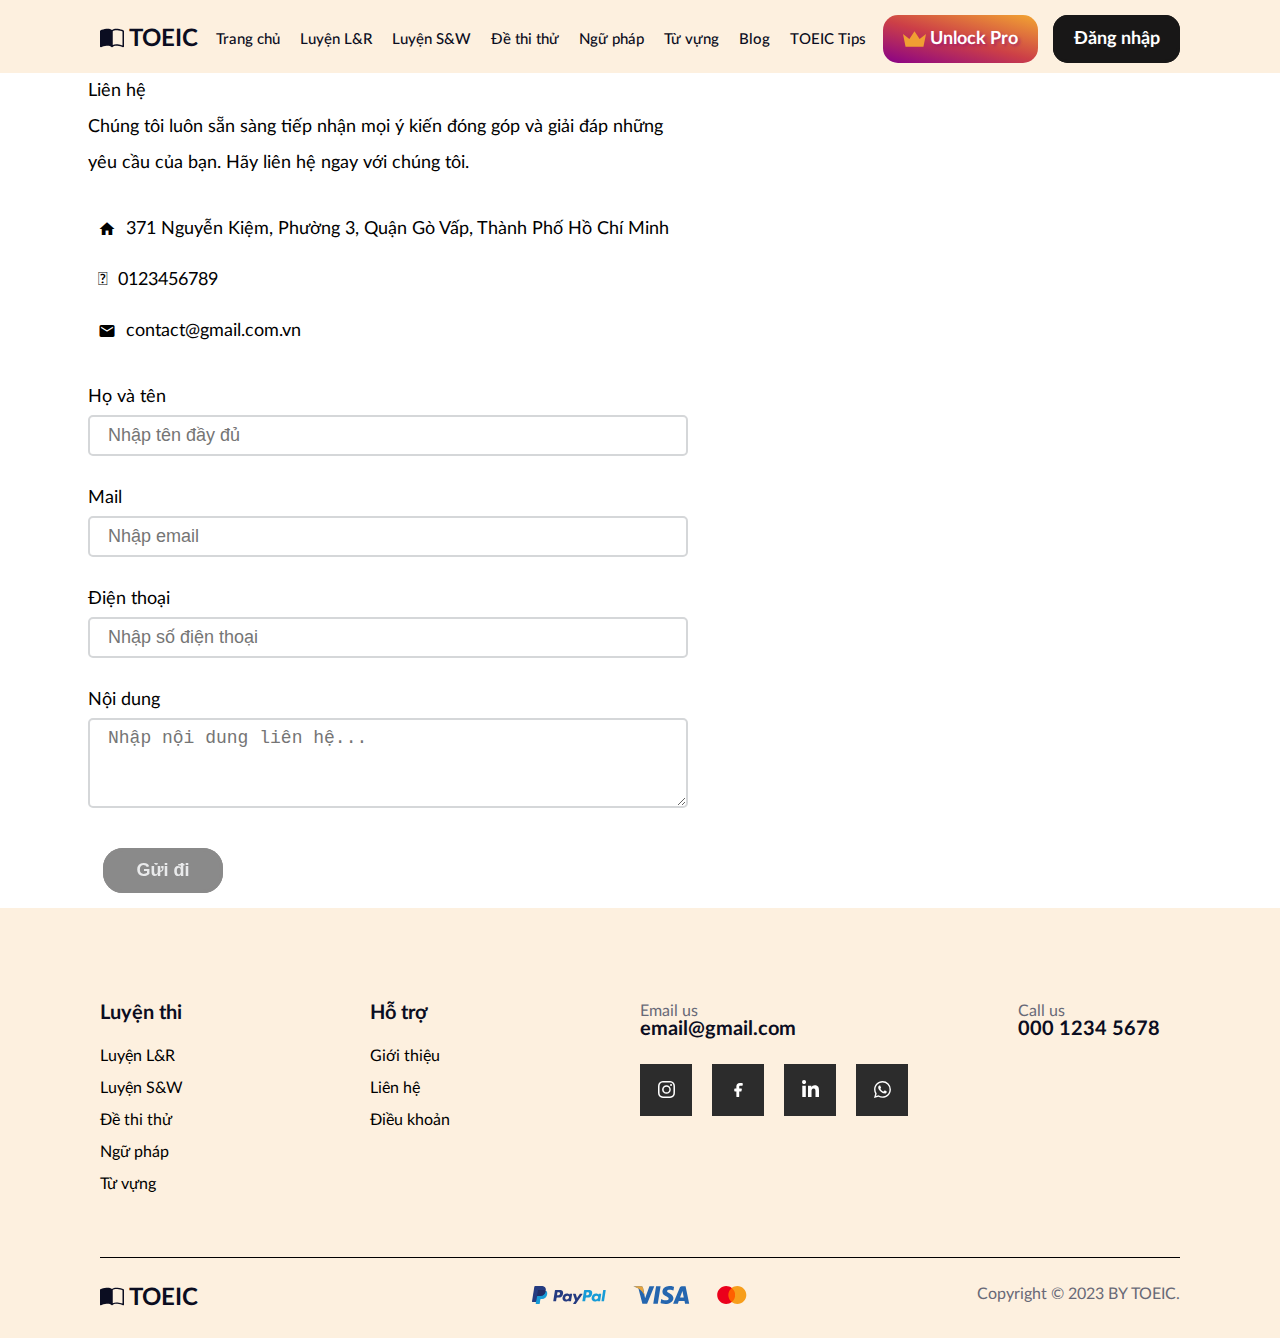
<file: contact.html>
<!DOCTYPE html>
<html lang="en">
    <head>
        <meta charset="UTF-8" />
        <meta name="viewport" content="width=device-width, initial-scale=1.0" />
        <!-- Favicon -->
        <link
            rel="shortcut icon"
            href="./assets/favicon/favicon.ico"
            type="image/x-icon"
        />
        <!-- Nhúng CDN Font Awesome -->
        <link rel="preconnect" href="https://cdnjs.cloudflare.com" />
        <link
            rel="stylesheet"
            href="https://cdnjs.cloudflare.com/ajax/libs/font-awesome/6.4.0/css/all.min.css"
            integrity="sha512-iecdLmaskl7CVkqkXNQ/ZH/XLlvWZOJyj7Yy7tcenmpD1ypASozpmT/E0iPtmFIB46ZmdtAc9eNBvH0H/ZpiBw=="
            crossorigin="anonymous"
            referrerpolicy="no-referrer"
        />
        <!--icon GG-->
        <link
            href="https://fonts.googleapis.com/icon?family=Material+Icons"
            rel="stylesheet"
        />
        <!-- Style CSS -->
        <link rel="stylesheet" href="./assets/font/stylesheet.css" />
        <!-- Responsive -->
        <link rel="stylesheet" href="./assets/css/responsive.css" />
        <!-- Reset CSS -->
        <link rel="stylesheet" href="./assets/css/reset.css" />
        <!-- Font  -->
        <link rel="stylesheet" href="./assets/css/style.css" />
        <!-- Contact CSS -->
        <link rel="stylesheet" href="./assets/css/contact.css" />
        <title>Liên lạc - Web luyện thi TOEIC</title>
    </head>
    <body>
        <header class="header">
            <div class="content nav-content">
                <nav class="navbar">
                    <!--nav mobile-->
                    <label for="nav-mobile-input" class="nav_bars-btn">
                        <svg
                            xmlns="http://www.w3.org/2000/svg"
                            viewBox="0 0 448 512"
                        >
                            <!--! Font Awesome Pro 6.4.2 by @fontawesome - https://fontawesome.com License - https://fontawesome.com/license (Commercial License) Copyright 2023 Fonticons, Inc. -->
                            <path
                                d="M0 96C0 78.3 14.3 64 32 64H416c17.7 0 32 14.3 32 32s-14.3 32-32 32H32C14.3 128 0 113.7 0 96zM0 256c0-17.7 14.3-32 32-32H416c17.7 0 32 14.3 32 32s-14.3 32-32 32H32c-17.7 0-32-14.3-32-32zM448 416c0 17.7-14.3 32-32 32H32c-17.7 0-32-14.3-32-32s14.3-32 32-32H416c17.7 0 32 14.3 32 32z"
                            />
                        </svg>
                    </label>

                    <input
                        type="checkbox"
                        id="nav-mobile-input"
                        class="nav-input"
                        value=""
                    />

                    <!--Nav_overlay-->
                    <label for="nav-mobile-input" class="nav_overlay"></label>

                    <nav class="nav-mobile">
                        <label for="nav-mobile-input" class="nav-mobile-close">
                            <svg
                                xmlns="http://www.w3.org/2000/svg"
                                viewBox="0 0 352 512"
                            >
                                <!-- Font Awesome Pro 5.15.4 by @fontawesome - https://fontawesome.com License - https://fontawesome.com/license (Commercial License) -->
                                <path
                                    d="M242.72 256l100.07-100.07c12.28-12.28 12.28-32.19 0-44.48l-22.24-22.24c-12.28-12.28-32.19-12.28-44.48 0L176 189.28 75.93 89.21c-12.28-12.28-32.19-12.28-44.48 0L9.21 111.45c-12.28 12.28-12.28 32.19 0 44.48L109.28 256 9.21 356.07c-12.28 12.28-12.28 32.19 0 44.48l22.24 22.24c12.28 12.28 32.2 12.28 44.48 0L176 322.72l100.07 100.07c12.28 12.28 32.2 12.28 44.48 0l22.24-22.24c12.28-12.28 12.28-32.19 0-44.48L242.72 256z"
                                />
                            </svg>
                        </label>
                        <ul class="nav-mobile-list">
                            <li>
                                <a href="./index.html" class="item-nav-mobile"
                                    >Trang&nbsp;chủ</a
                                >
                            </li>
                            <li>
                                <a
                                    href="./Listen_Reading.html"
                                    class="item-nav-mobile"
                                    >Luyện&nbsp;L&R</a
                                >
                            </li>
                            <li>
                                <a
                                    href="./Speaking_Writing.html"
                                    class="item-nav-mobile"
                                    >Luyện&nbsp;S&W</a
                                >
                            </li>
                            <li>
                                <a
                                    href="./Mock_exams.html"
                                    class="item-nav-mobile"
                                    >Đề&nbsp;thi&nbsp;thử</a
                                >
                            </li>
                            <li>
                                <a href="./grammar.html" class="item-nav-mobile"
                                    >Ngữ&nbsp;pháp</a
                                >
                            </li>
                            <li>
                                <a href="./voca.html" class="item-nav-mobile"
                                    >Từ&nbsp;vựng</a
                                >
                            </li>
                            <li>
                                <a href="./blog.html" class="item-nav-mobile"
                                    >Blog</a
                                >
                            </li>
                            <li>
                                <a
                                    href="./toeic-tip.html"
                                    class="item-nav-mobile"
                                    >TOEIC&nbsp;Tips</a
                                >
                            </li>
                            <li>
                                <a href="./login.html" class="item-nav-mobile"
                                    >Đăng&nbsp;nhập</a
                                >
                            </li>
                        </ul>
                    </nav>
                    <!-- Logo -->
                    <div class="Logo-nav">
                        <a href="./index.html" class="Logo">
                            <img
                                src="./assets/img/Logo.svg"
                                alt="Logo"
                                class="lg"
                            />
                            <p class="desc-Logo">TOEIC</p>
                        </a>
                    </div>

                    <!-- Navigation pc-->
                    <ul class="nav-items">
                        <li>
                            <a href="./index.html" class="item"
                                >Trang&nbsp;chủ</a
                            >
                        </li>
                        <li>
                            <a href="./Listen_Reading.html" class="item"
                                >Luyện&nbsp;L&R</a
                            >
                        </li>
                        <li>
                            <a href="./Speaking_Writing.html" class="item"
                                >Luyện&nbsp;S&W</a
                            >
                        </li>
                        <li>
                            <a href="./Mock_exams.html" class="item"
                                >Đề&nbsp;thi&nbsp;thử</a
                            >
                        </li>
                        <li>
                            <a href="./grammar.html" class="item"
                                >Ngữ&nbsp;pháp</a
                            >
                        </li>
                        <li>
                            <a href="./voca.html" class="item">Từ&nbsp;vựng</a>
                        </li>
                        <li>
                            <a href="./blog.html" class="item">Blog</a>
                        </li>
                        <li>
                            <a href="./toeic-tip.html" class="item"
                                >TOEIC&nbsp;Tips</a
                            >
                        </li>
                    </ul>

                    <!-- Button -->
                    <div class="actions">
                        <a href="./prenium.html" class="pro btn">
                            <svg
                                xmlns="http://www.w3.org/2000/svg"
                                viewBox="0 0 36 24"
                            >
                                <path
                                    d="m18 0 8 12 10-8-4 20H4L0 4l10 8 8-12z"
                                ></path>
                            </svg>
                            <p>Unlock&nbsp;Pro</p>
                        </a>
                        <a href="./login.html" class="log btn" id="log">
                            <p class="text">Đăng&nbsp;nhập</p>
                        </a>
                    </div>
                </nav>
            </div>
        </header>

        <div class="phara">
            <div class="khungtrai">
                <div>
                    <h2 class="title-contact">Liên hệ</h2>
                    <p class="nd-contact">
                        Chúng tôi luôn sẵn sàng tiếp nhận mọi ý kiến đóng góp và
                        giải đáp những yêu cầu của bạn. Hãy liên hệ ngay với
                        chúng tôi.
                    </p>
                </div>
                <div>
                    <div class="nd-contact khung">
                        <div class="wrap-contact">
                            <a class="material-icons iconcontact">&#xe88a;</a>
                            <p>
                                371 Nguyễn Kiệm, Phường 3, Quận Gò Vấp, Thành
                                Phố Hồ Chí Minh
                            </p>
                        </div>
                        <div class="wrap-contact">
                            <a class="fa iconcontact">&#xf095;</a>
                            <p>0123456789</p>
                        </div>
                        <div class="wrap-contact">
                            <a class="material-icons iconcontact">&#xe0be;</a>
                            <p>contact@gmail.com.vn</p>
                        </div>
                    </div>

                    <div class="contact-form">
                        <form>
                            <div class="form-row">
                                <div class="form-group">
                                    <label
                                        for="first-name"
                                        class="form-label tieude-contact"
                                        >Họ và tên</label
                                    >
                                    <input
                                        type="text"
                                        id="first-name"
                                        class="form-input textarea-contact"
                                        name="first-name"
                                        placeholder="Nhập tên đầy đủ"
                                        required
                                        minlength="2"
                                    />
                                    <p class="form-error">
                                        Nhập ít nhất 2 kí tự
                                    </p>
                                </div>
                            </div>

                            <div class="form-row">
                                <div class="form-group">
                                    <label
                                        for="email"
                                        class="form-label tieude-contact"
                                        >Mail</label
                                    >
                                    <input
                                        type="email"
                                        id="email"
                                        class="form-input textarea-contact"
                                        name="email"
                                        placeholder="Nhập email"
                                        required
                                        pattern="[a-z0-9._%+-]+@[a-z0-9.-]+\.[a-z]{2,4}$"
                                    />
                                    <p class="form-error">
                                        Vui lòng nhập đúng email
                                    </p>
                                </div>
                            </div>
                            <div class="form-row">
                                <div class="form-group">
                                    <label
                                        for="phone"
                                        class="form-label tieude-contact"
                                        >Điện thoại</label
                                    >
                                    <input
                                        type="tel"
                                        id="phone"
                                        class="form-input textarea-contact"
                                        name="phone"
                                        placeholder="Nhập số điện thoại"
                                        required
                                        pattern="^(0|\+?84)(3|5|7|8|9)[0-9]{8}$"
                                    />
                                    <p class="form-error">
                                        Nhập đúng số điện thoại
                                    </p>
                                </div>
                            </div>

                            <div class="form-row">
                                <div class="form-group">
                                    <label
                                        for="message"
                                        class="form-label tieude-contact"
                                        >Nội dung</label
                                    >
                                    <textarea
                                        id="message"
                                        class="form-textarea"
                                        name="message"
                                        placeholder="Nhập nội dung liên hệ..."
                                        oninput="onResize(this)"
                                        required
                                        minlength="10"
                                    ></textarea>
                                    <p class="form-error">
                                        Nhập ít nhất 10 kí tự
                                    </p>
                                </div>
                            </div>

                            <div class="form-row submit-box">
                                <button
                                    class="submit-btn log btn button-contact"
                                    type="submit"
                                >
                                    Gửi đi
                                </button>
                            </div>
                        </form>
                    </div>
                </div>
            </div>
            <div class="phr-gg-map">
                <div class="gg-map">
                    <iframe
                        src="https://www.google.com/maps/embed?pb=!1m18!1m12!1m3!1d3918.925119767875!2d106.67453267520186!3d10.817042389334215!2m3!1f0!2f0!3f0!3m2!1i1024!2i768!4f13.1!3m3!1m2!1s0x317528e1f241211f%3A0xc9ef195798144b1f!2zVHLGsOG7nW5nIMSQ4bqhaSBo4buNYyBN4bufIFRQLkhDTSAtIEPGoSBz4bufIDM!5e0!3m2!1svi!2s!4v1690475265917!5m2!1svi!2s"
                        width="600"
                        height="450"
                        style="border: 0"
                        allowfullscreen=""
                        loading="lazy"
                        referrerpolicy="no-referrer-when-downgrade"
                        class="mapp"
                    ></iframe>
                </div>
            </div>
        </div>

        <footer class="footer">
            <div class="content">
                <div class="row row-top">
                    <div class="column-1">
                        <h2 class="heading">Luyện&nbsp;thi</h2>
                        <ul class="list">
                            <li class="item">
                                <a href="./Listen_Reading.html"
                                    >Luyện&nbsp;L&R</a
                                >
                            </li>
                            <li class="item">
                                <a href="./Speaking_Writing.html"
                                    >Luyện&nbsp;S&W</a
                                >
                            </li>
                            <li class="item">
                                <a href="./Mock_exams.html"
                                    >Đề&nbsp;thi&nbsp;thử</a
                                >
                            </li>
                            <li class="item">
                                <a href="./grammar.html">Ngữ&nbsp;pháp</a>
                            </li>
                            <li class="item">
                                <a href="./voca.html">Từ&nbsp;vựng</a>
                            </li>
                        </ul>
                    </div>

                    <div class="column-2">
                        <h2 class="heading">Hỗ&nbsp;trợ</h2>
                        <ul class="list">
                            <li class="item">
                                <a href="./aboutus.html">Giới&nbsp;thiệu</a>
                            </li>
                            <li class="item">
                                <a href="./contact.html">Liên&nbsp;hệ</a>
                            </li>
                            <li class="item">
                                <a href="./term.html">Điều&nbsp;khoản</a>
                            </li>
                        </ul>
                    </div>

                    <div class="column-3">
                        <div class="email-call mail">
                            <p class="desc-email-call">Email us</p>
                            <a href="mailto:email@gmail.com" class="mail-call"
                                >email@gmail.com</a
                            >
                            <div class="social-media">
                                <div class="card">
                                    <a
                                        href="https://www.instagram.com/xuanchinhhuynh/"
                                        class="socialContainer containerOne"
                                    >
                                        <svg
                                            class="socialSvg instagramSvg"
                                            viewBox="0 0 16 16"
                                        >
                                            <path
                                                d="M8 0C5.829 0 5.556.01 4.703.048 3.85.088 3.269.222 2.76.42a3.917 3.917 0 0 0-1.417.923A3.927 3.927 0 0 0 .42 2.76C.222 3.268.087 3.85.048 4.7.01 5.555 0 5.827 0 8.001c0 2.172.01 2.444.048 3.297.04.852.174 1.433.372 1.942.205.526.478.972.923 1.417.444.445.89.719 1.416.923.51.198 1.09.333 1.942.372C5.555 15.99 5.827 16 8 16s2.444-.01 3.298-.048c.851-.04 1.434-.174 1.943-.372a3.916 3.916 0 0 0 1.416-.923c.445-.445.718-.891.923-1.417.197-.509.332-1.09.372-1.942C15.99 10.445 16 10.173 16 8s-.01-2.445-.048-3.299c-.04-.851-.175-1.433-.372-1.941a3.926 3.926 0 0 0-.923-1.417A3.911 3.911 0 0 0 13.24.42c-.51-.198-1.092-.333-1.943-.372C10.443.01 10.172 0 7.998 0h.003zm-.717 1.442h.718c2.136 0 2.389.007 3.232.046.78.035 1.204.166 1.486.275.373.145.64.319.92.599.28.28.453.546.598.92.11.281.24.705.275 1.485.039.843.047 1.096.047 3.231s-.008 2.389-.047 3.232c-.035.78-.166 1.203-.275 1.485a2.47 2.47 0 0 1-.599.919c-.28.28-.546.453-.92.598-.28.11-.704.24-1.485.276-.843.038-1.096.047-3.232.047s-2.39-.009-3.233-.047c-.78-.036-1.203-.166-1.485-.276a2.478 2.478 0 0 1-.92-.598 2.48 2.48 0 0 1-.6-.92c-.109-.281-.24-.705-.275-1.485-.038-.843-.046-1.096-.046-3.233 0-2.136.008-2.388.046-3.231.036-.78.166-1.204.276-1.486.145-.373.319-.64.599-.92.28-.28.546-.453.92-.598.282-.11.705-.24 1.485-.276.738-.034 1.024-.044 2.515-.045v.002zm4.988 1.328a.96.96 0 1 0 0 1.92.96.96 0 0 0 0-1.92zm-4.27 1.122a4.109 4.109 0 1 0 0 8.217 4.109 4.109 0 0 0 0-8.217zm0 1.441a2.667 2.667 0 1 1 0 5.334 2.667 2.667 0 0 1 0-5.334z"
                                            ></path>
                                        </svg>
                                    </a>

                                    <a
                                        href="https://www.facebook.com/xuanchinhhuynh"
                                        class="socialContainer containerTwo"
                                    >
                                        <svg
                                            class="fb socialSvg icon flat-color"
                                            fill="#000000"
                                            width="800px"
                                            height="800px"
                                            viewBox="0 0 24 24"
                                            id="facebook"
                                            data-name="Flat Color"
                                            xmlns="http://www.w3.org/2000/svg"
                                        >
                                            <path
                                                id="primary"
                                                d="M14,6h3a1,1,0,0,0,1-1V3a1,1,0,0,0-1-1H14A5,5,0,0,0,9,7v3H7a1,1,0,0,0-1,1v2a1,1,0,0,0,1,1H9v7a1,1,0,0,0,1,1h2a1,1,0,0,0,1-1V14h2.22a1,1,0,0,0,1-.76l.5-2a1,1,0,0,0-1-1.24H13V7A1,1,0,0,1,14,6Z"
                                                style="fill: rgb(0, 0, 0)"
                                            ></path>
                                        </svg>
                                    </a>

                                    <a
                                        href="https://www.linkedin.com/in/hu%E1%BB%B3nh-xu%C3%A2n-ch%C3%ADnh-302715244/"
                                        class="socialContainer containerThree"
                                    >
                                        <svg
                                            class="socialSvg linkdinSvg"
                                            viewBox="0 0 448 512"
                                        >
                                            <path
                                                d="M100.28 448H7.4V148.9h92.88zM53.79 108.1C24.09 108.1 0 83.5 0 53.8a53.79 53.79 0 0 1 107.58 0c0 29.7-24.1 54.3-53.79 54.3zM447.9 448h-92.68V302.4c0-34.7-.7-79.2-48.29-79.2-48.29 0-55.69 37.7-55.69 76.7V448h-92.78V148.9h89.08v40.8h1.3c12.4-23.5 42.69-48.3 87.88-48.3 94 0 111.28 61.9 111.28 142.3V448z"
                                            ></path>
                                        </svg>
                                    </a>

                                    <a
                                        href="#!"
                                        class="socialContainer containerFour"
                                    >
                                        <svg
                                            class="socialSvg whatsappSvg"
                                            viewBox="0 0 16 16"
                                        >
                                            <path
                                                d="M13.601 2.326A7.854 7.854 0 0 0 7.994 0C3.627 0 .068 3.558.064 7.926c0 1.399.366 2.76 1.057 3.965L0 16l4.204-1.102a7.933 7.933 0 0 0 3.79.965h.004c4.368 0 7.926-3.558 7.93-7.93A7.898 7.898 0 0 0 13.6 2.326zM7.994 14.521a6.573 6.573 0 0 1-3.356-.92l-.24-.144-2.494.654.666-2.433-.156-.251a6.56 6.56 0 0 1-1.007-3.505c0-3.626 2.957-6.584 6.591-6.584a6.56 6.56 0 0 1 4.66 1.931 6.557 6.557 0 0 1 1.928 4.66c-.004 3.639-2.961 6.592-6.592 6.592zm3.615-4.934c-.197-.099-1.17-.578-1.353-.646-.182-.065-.315-.099-.445.099-.133.197-.513.646-.627.775-.114.133-.232.148-.43.05-.197-.1-.836-.308-1.592-.985-.59-.525-.985-1.175-1.103-1.372-.114-.198-.011-.304.088-.403.087-.088.197-.232.296-.346.1-.114.133-.198.198-.33.065-.134.034-.248-.015-.347-.05-.099-.445-1.076-.612-1.47-.16-.389-.323-.335-.445-.34-.114-.007-.247-.007-.38-.007a.729.729 0 0 0-.529.247c-.182.198-.691.677-.691 1.654 0 .977.71 1.916.81 2.049.098.133 1.394 2.132 3.383 2.992.47.205.84.326 1.129.418.475.152.904.129 1.246.08.38-.058 1.171-.48 1.338-.943.164-.464.164-.86.114-.943-.049-.084-.182-.133-.38-.232z"
                                            ></path>
                                        </svg>
                                    </a>
                                </div>
                            </div>
                        </div>
                    </div>

                    <div class="column-4">
                        <div class="email-call call">
                            <p class="desc-email-call">Call&nbsp;us</p>
                            <a href="tel:00012345678" class="mail-call"
                                >000&nbsp;1234&nbsp;5678</a
                            >
                        </div>
                    </div>
                </div>
                <div class="row row-bottom">
                    <!-- Logo -->
                    <div class="footer-Logo">
                        <a href="./index.html" class="Logo">
                            <img
                                src="./assets/img/Logo.svg"
                                alt="Logo"
                                class="lg"
                            />
                            <p class="desc-Logo">TOEIC</p>
                        </a>
                    </div>

                    <!-- Bank -->
                    <div class="footer-bank">
                        <img
                            src="./assets/img/Bank.svg"
                            alt="Bank"
                            class="bank"
                        />
                    </div>

                    <div class="footer-copyright">
                        <p class="copy-right">
                            Copyright&nbsp;©&nbsp;2023&nbsp;BY&nbsp;TOEIC.
                        </p>
                    </div>
                </div>
            </div>
        </footer>

        <a href="#" class="btn-to-top">
            <i class="fa-solid fa-jet-fighter-up"></i>
        </a>

        <!-- Nhúng Javascript -->
        <script src="./assets/js/go-top.js"></script>
        <script src="./assets/js/if_log.js"></script>

    </body>
</html>
</file>
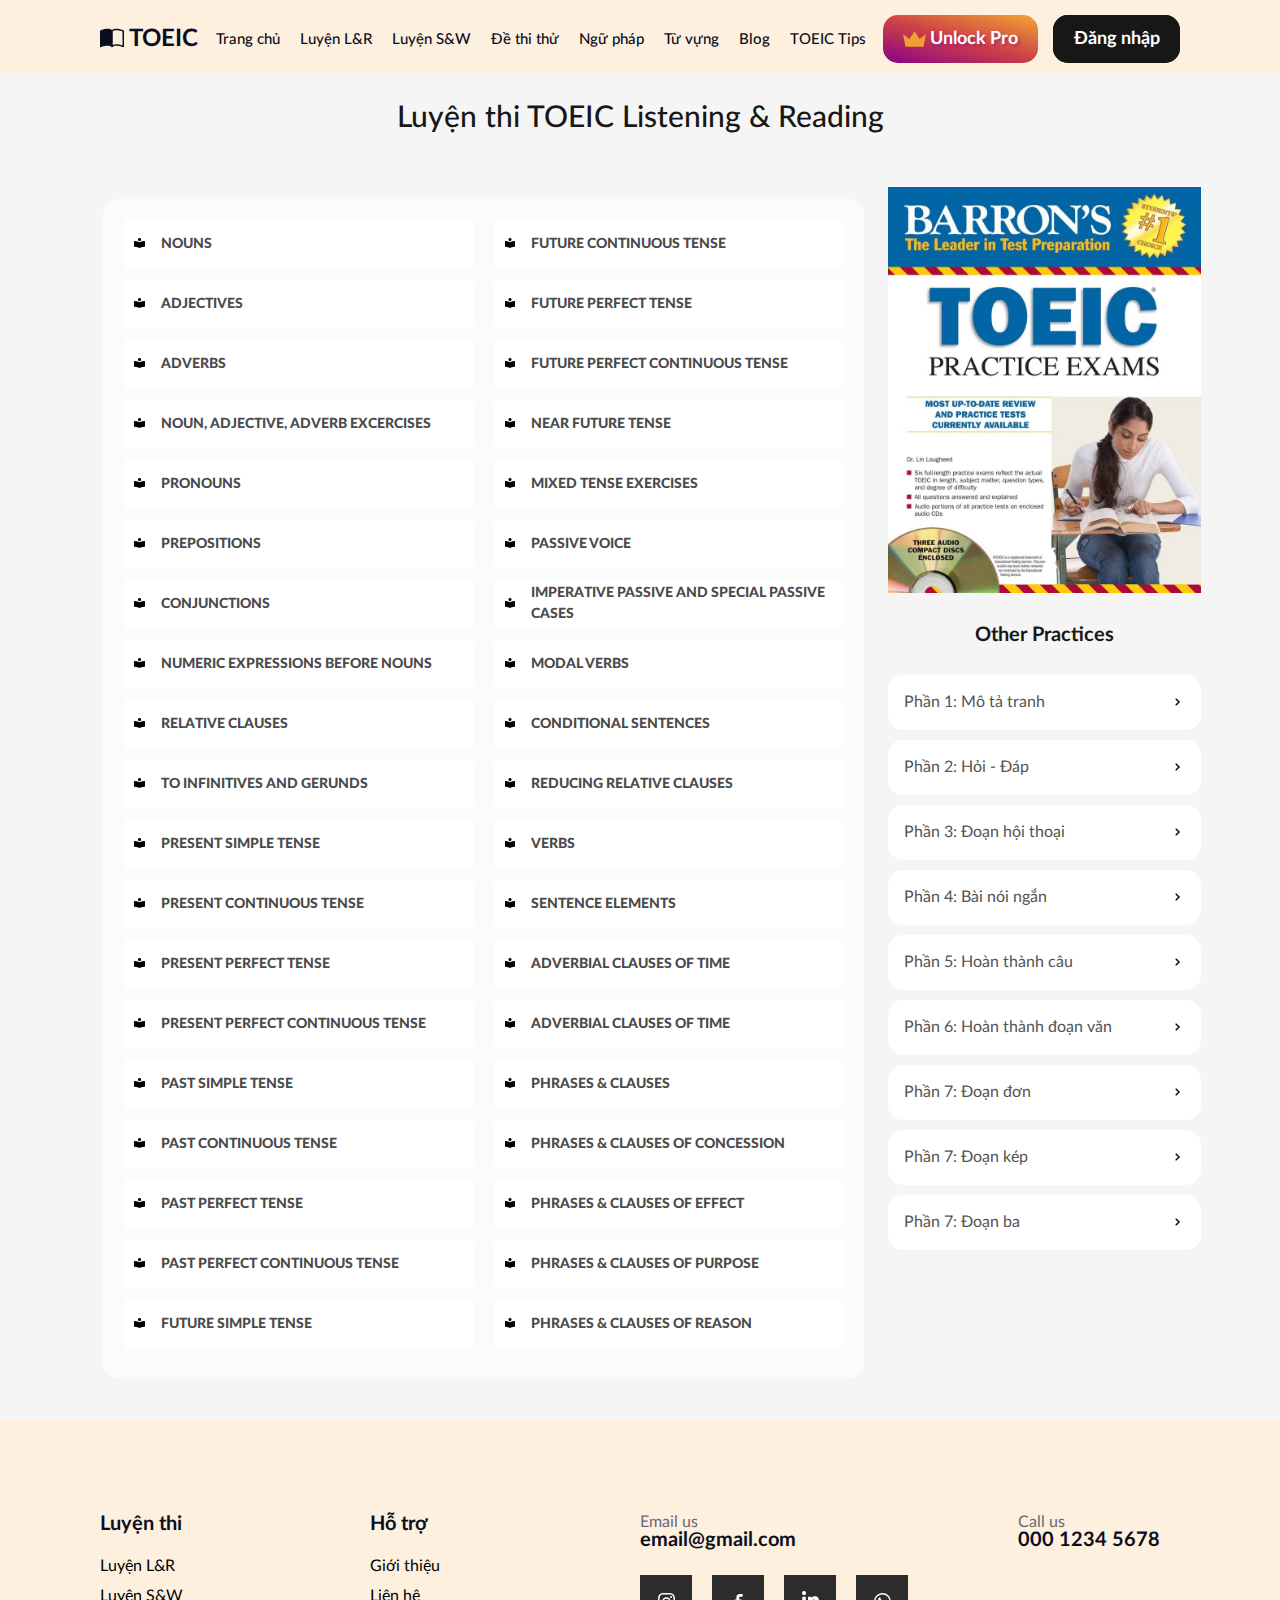
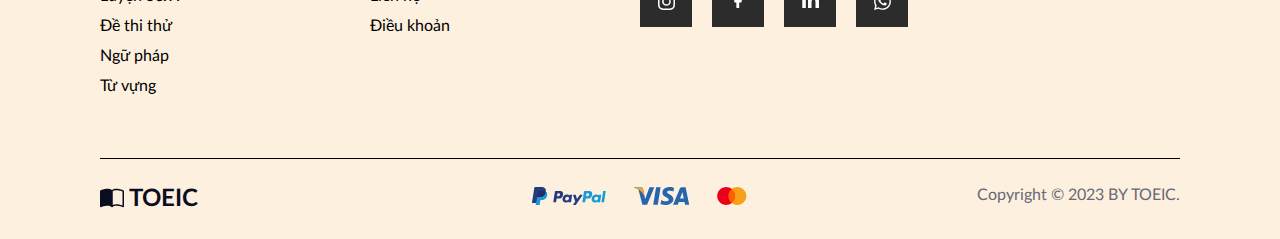
<file: grammar.html>
<!DOCTYPE html>
<html lang="en">
    <head>
        <meta charset="UTF-8" />
        <meta name="viewport" content="width=device-width, initial-scale=1.0" />
        <!-- Favicon -->
        <link
            rel="shortcut icon"
            href="./assets/favicon/favicon.ico"
            type="image/x-icon"
        />
        <link
            rel="stylesheet"
            href="https://stackpath.bootstrapcdn.com/font-awesome/4.7.0/css/font-awesome.min.css"
        />
        <!-- Nhúng CDN Font Awesome -->
        <link rel="preconnect" href="https://cdnjs.cloudflare.com" />
        <link
            rel="stylesheet"
            href="https://cdnjs.cloudflare.com/ajax/libs/font-awesome/6.4.0/css/all.min.css"
            integrity="sha512-iecdLmaskl7CVkqkXNQ/ZH/XLlvWZOJyj7Yy7tcenmpD1ypASozpmT/E0iPtmFIB46ZmdtAc9eNBvH0H/ZpiBw=="
            crossorigin="anonymous"
            referrerpolicy="no-referrer"
        />
        <!-- Style CSS -->
        <link rel="stylesheet" href="./assets/font/stylesheet.css" />
        <!-- Responsive -->
        <link rel="stylesheet" href="./assets/css/responsive.css" />
        <!-- Reset CSS -->
        <link rel="stylesheet" href="./assets/css/reset.css" />
        <!-- Font  -->
        <link rel="stylesheet" href="./assets/css/style.css" />
        <!--Style Grammar CSS-->
        <link rel="stylesheet" href="./assets/css/grammar.css" />
        <!-- icon -->
        <link
            href="https://unpkg.com/boxicons@2.1.4/css/boxicons.min.css"
            rel="stylesheet"
        />
        <title>Ngữ pháp</title>
    </head>
    <body>
        <header class="header">
            <div class="content nav-content">
                <nav class="navbar">
                    <!--nav mobile-->
                    <label for="nav-mobile-input" class="nav_bars-btn">
                        <svg
                            xmlns="http://www.w3.org/2000/svg"
                            viewBox="0 0 448 512"
                        >
                            <!--! Font Awesome Pro 6.4.2 by @fontawesome - https://fontawesome.com License - https://fontawesome.com/license (Commercial License) Copyright 2023 Fonticons, Inc. -->
                            <path
                                d="M0 96C0 78.3 14.3 64 32 64H416c17.7 0 32 14.3 32 32s-14.3 32-32 32H32C14.3 128 0 113.7 0 96zM0 256c0-17.7 14.3-32 32-32H416c17.7 0 32 14.3 32 32s-14.3 32-32 32H32c-17.7 0-32-14.3-32-32zM448 416c0 17.7-14.3 32-32 32H32c-17.7 0-32-14.3-32-32s14.3-32 32-32H416c17.7 0 32 14.3 32 32z"
                            />
                        </svg>
                    </label>

                    <input
                        type="checkbox"
                        id="nav-mobile-input"
                        class="nav-input"
                        value=""
                    />

                    <!--Nav_overlay-->
                    <label for="nav-mobile-input" class="nav_overlay"></label>

                    <nav class="nav-mobile">
                        <label for="nav-mobile-input" class="nav-mobile-close">
                            <svg
                                xmlns="http://www.w3.org/2000/svg"
                                viewBox="0 0 352 512"
                            >
                                <!-- Font Awesome Pro 5.15.4 by @fontawesome - https://fontawesome.com License - https://fontawesome.com/license (Commercial License) -->
                                <path
                                    d="M242.72 256l100.07-100.07c12.28-12.28 12.28-32.19 0-44.48l-22.24-22.24c-12.28-12.28-32.19-12.28-44.48 0L176 189.28 75.93 89.21c-12.28-12.28-32.19-12.28-44.48 0L9.21 111.45c-12.28 12.28-12.28 32.19 0 44.48L109.28 256 9.21 356.07c-12.28 12.28-12.28 32.19 0 44.48l22.24 22.24c12.28 12.28 32.2 12.28 44.48 0L176 322.72l100.07 100.07c12.28 12.28 32.2 12.28 44.48 0l22.24-22.24c12.28-12.28 12.28-32.19 0-44.48L242.72 256z"
                                />
                            </svg>
                        </label>
                        <ul class="nav-mobile-list">
                            <li>
                                <a href="./index.html" class="item-nav-mobile"
                                    >Trang&nbsp;chủ</a
                                >
                            </li>
                            <li>
                                <a
                                    href="./Listen_Reading.html"
                                    class="item-nav-mobile"
                                    >Luyện&nbsp;L&R</a
                                >
                            </li>
                            <li>
                                <a
                                    href="./Speaking_Writing.html"
                                    class="item-nav-mobile"
                                    >Luyện&nbsp;S&W</a
                                >
                            </li>
                            <li>
                                <a
                                    href="./Mock_exams.html"
                                    class="item-nav-mobile"
                                    >Đề&nbsp;thi&nbsp;thử</a
                                >
                            </li>
                            <li>
                                <a href="./grammar.html" class="item-nav-mobile"
                                    >Ngữ&nbsp;pháp</a
                                >
                            </li>
                            <li>
                                <a href="./voca.html" class="item-nav-mobile"
                                    >Từ&nbsp;vựng</a
                                >
                            </li>
                            <li>
                                <a href="./blog.html" class="item-nav-mobile">Blog</a>
                            </li>
                            <li>
                                <a href="./toeic-tip.html" class="item-nav-mobile"
                                    >TOEIC&nbsp;Tips</a
                                >
                            </li>
                            <li>
                                <a href="./login.html" class="item-nav-mobile"
                                    >Đăng&nbsp;nhập</a
                                >
                            </li>
                        </ul>
                    </nav>
                    <!-- Logo -->
                    <div class="Logo-nav">
                        <a href="./index.html" class="Logo">
                            <img
                                src="./assets/img/Logo.svg"
                                alt="Logo"
                                class="lg"
                            />
                            <p class="desc-Logo">TOEIC</p>
                        </a>
                    </div>

                    <!-- Navigation pc-->
                    <ul class="nav-items">
                        <li>
                            <a href="./index.html" class="item"
                                >Trang&nbsp;chủ</a
                            >
                        </li>
                        <li>
                            <a href="./Listen_Reading.html" class="item"
                                >Luyện&nbsp;L&R</a
                            >
                        </li>
                        <li>
                            <a href="./Speaking_Writing.html" class="item"
                                >Luyện&nbsp;S&W</a
                            >
                        </li>
                        <li>
                            <a href="./Mock_exams.html" class="item"
                                >Đề&nbsp;thi&nbsp;thử</a
                            >
                        </li>
                        <li>
                            <a href="./grammar.html" class="item"
                                >Ngữ&nbsp;pháp</a
                            >
                        </li>
                        <li>
                            <a href="./voca.html" class="item">Từ&nbsp;vựng</a>
                        </li>
                        <li>
                            <a href="./blog.html" class="item">Blog</a>
                        </li>
                        <li>
                            <a href="./toeic-tip.html" class="item">TOEIC&nbsp;Tips</a>
                        </li>
                    </ul>

                    <!-- Button -->
                    <div class="actions">
                        <a href="./prenium.html" class="pro btn">
                            <svg
                                xmlns="http://www.w3.org/2000/svg"
                                viewBox="0 0 36 24"
                            >
                                <path
                                    d="m18 0 8 12 10-8-4 20H4L0 4l10 8 8-12z"
                                ></path>
                            </svg>
                            <p>Unlock&nbsp;Pro</p>
                        </a>
                        <a href="./login.html" class="log btn" id="log">
                            <p class="text">Đăng&nbsp;nhập</p>
                        </a>
                    </div>
                </nav>
            </div>
        </header>
        <main class="main" id="grammar-paper">
            <div class="container">
                <h1 class="title">
                    Luyện thi TOEIC Listening&nbsp;&&nbsp;Reading
                </h1>
                <div class="grammar-wrap">
                    <div class="grammar-wrap-left">
                        <div class="main-practice-list">
                            <div class="main-practice-list-view">
                                <div class="list-child">
                                    <div class="wrap-list">
                                        <div
                                            class="list-left"
                                            id="grammar-items-left"
                                        ></div>
                                        <div
                                            class="list-right"
                                            id="grammar-items-right"
                                        ></div>
                                    </div>
                                </div>
                            </div>
                            <div class="grammar-right">
                                <div class="grammar-hinh"></div>
                                <div class="other-practices-list">
                                    <div>
                                        <img
                                            src="./assets/img/sach2.jpeg"
                                            alt=""
                                            class="hinhqc"
                                        />
                                    </div>
                                    <div class="title">Other Practices</div>
                                    <div class="list" id="list-practices">
                                        <a href="#">
                                            <div class="list-item">
                                                <div class="list-item-name">
                                                    Phần 1: Mô tả tranh
                                                </div>
                                                <div class="list-item-icon">
                                                    <img
                                                        src="[data-uri]"
                                                        alt="photo"
                                                    />
                                                </div>
                                            </div>
                                        </a>
                                    </div>
                                </div>
                            </div>
                        </div>
                    </div>
                </div>
            </div>
        </main>
        <footer class="footer">
            <div class="content">
                <div class="row row-top">
                    <div class="column-1">
                        <h2 class="heading">Luyện&nbsp;thi</h2>
                        <ul class="list">
                            <li class="item">
                                <a href="./Listen_Reading.html"
                                    >Luyện&nbsp;L&R</a
                                >
                            </li>
                            <li class="item">
                                <a href="./Speaking_Writing.html"
                                    >Luyện&nbsp;S&W</a
                                >
                            </li>
                            <li class="item">
                                <a href="./Mock_exams.html"
                                    >Đề&nbsp;thi&nbsp;thử</a
                                >
                            </li>
                            <li class="item">
                                <a href="./grammar.html">Ngữ&nbsp;pháp</a>
                            </li>
                            <li class="item">
                                <a href="./voca.html">Từ&nbsp;vựng</a>
                            </li>
                        </ul>
                    </div>

                    <div class="column-2">
                        <h2 class="heading">Hỗ&nbsp;trợ</h2>
                        <ul class="list">
                            <li class="item">
                                <a href="./aboutus.html">Giới&nbsp;thiệu</a>
                            </li>
                            <li class="item">
                                <a href="./contact.html">Liên&nbsp;hệ</a>
                            </li>
                            <li class="item">
                                <a href="./term.html">Điều&nbsp;khoản</a>
                            </li>
                        </ul>
                    </div>

                    <div class="column-3">
                        <div class="email-call mail">
                            <p class="desc-email-call">Email us</p>
                            <a href="mailto:email@gmail.com" class="mail-call"
                                >email@gmail.com</a
                            >
                            <div class="social-media">
                                <div class="card">
                                    <a
                                        href="https://www.instagram.com/xuanchinhhuynh/"
                                        class="socialContainer containerOne"
                                    >
                                        <svg
                                            class="socialSvg instagramSvg"
                                            viewBox="0 0 16 16"
                                        >
                                            <path
                                                d="M8 0C5.829 0 5.556.01 4.703.048 3.85.088 3.269.222 2.76.42a3.917 3.917 0 0 0-1.417.923A3.927 3.927 0 0 0 .42 2.76C.222 3.268.087 3.85.048 4.7.01 5.555 0 5.827 0 8.001c0 2.172.01 2.444.048 3.297.04.852.174 1.433.372 1.942.205.526.478.972.923 1.417.444.445.89.719 1.416.923.51.198 1.09.333 1.942.372C5.555 15.99 5.827 16 8 16s2.444-.01 3.298-.048c.851-.04 1.434-.174 1.943-.372a3.916 3.916 0 0 0 1.416-.923c.445-.445.718-.891.923-1.417.197-.509.332-1.09.372-1.942C15.99 10.445 16 10.173 16 8s-.01-2.445-.048-3.299c-.04-.851-.175-1.433-.372-1.941a3.926 3.926 0 0 0-.923-1.417A3.911 3.911 0 0 0 13.24.42c-.51-.198-1.092-.333-1.943-.372C10.443.01 10.172 0 7.998 0h.003zm-.717 1.442h.718c2.136 0 2.389.007 3.232.046.78.035 1.204.166 1.486.275.373.145.64.319.92.599.28.28.453.546.598.92.11.281.24.705.275 1.485.039.843.047 1.096.047 3.231s-.008 2.389-.047 3.232c-.035.78-.166 1.203-.275 1.485a2.47 2.47 0 0 1-.599.919c-.28.28-.546.453-.92.598-.28.11-.704.24-1.485.276-.843.038-1.096.047-3.232.047s-2.39-.009-3.233-.047c-.78-.036-1.203-.166-1.485-.276a2.478 2.478 0 0 1-.92-.598 2.48 2.48 0 0 1-.6-.92c-.109-.281-.24-.705-.275-1.485-.038-.843-.046-1.096-.046-3.233 0-2.136.008-2.388.046-3.231.036-.78.166-1.204.276-1.486.145-.373.319-.64.599-.92.28-.28.546-.453.92-.598.282-.11.705-.24 1.485-.276.738-.034 1.024-.044 2.515-.045v.002zm4.988 1.328a.96.96 0 1 0 0 1.92.96.96 0 0 0 0-1.92zm-4.27 1.122a4.109 4.109 0 1 0 0 8.217 4.109 4.109 0 0 0 0-8.217zm0 1.441a2.667 2.667 0 1 1 0 5.334 2.667 2.667 0 0 1 0-5.334z"
                                            ></path>
                                        </svg>
                                    </a>

                                    <a
                                        href="https://www.facebook.com/xuanchinhhuynh"
                                        class="socialContainer containerTwo"
                                    >
                                        <svg
                                            class="fb socialSvg icon flat-color"
                                            fill="#000000"
                                            width="800px"
                                            height="800px"
                                            viewBox="0 0 24 24"
                                            id="facebook"
                                            data-name="Flat Color"
                                            xmlns="http://www.w3.org/2000/svg"
                                        >
                                            <path
                                                id="primary"
                                                d="M14,6h3a1,1,0,0,0,1-1V3a1,1,0,0,0-1-1H14A5,5,0,0,0,9,7v3H7a1,1,0,0,0-1,1v2a1,1,0,0,0,1,1H9v7a1,1,0,0,0,1,1h2a1,1,0,0,0,1-1V14h2.22a1,1,0,0,0,1-.76l.5-2a1,1,0,0,0-1-1.24H13V7A1,1,0,0,1,14,6Z"
                                                style="fill: rgb(0, 0, 0)"
                                            ></path>
                                        </svg>
                                    </a>

                                    <a
                                        href="https://www.linkedin.com/in/hu%E1%BB%B3nh-xu%C3%A2n-ch%C3%ADnh-302715244/"
                                        class="socialContainer containerThree"
                                    >
                                        <svg
                                            class="socialSvg linkdinSvg"
                                            viewBox="0 0 448 512"
                                        >
                                            <path
                                                d="M100.28 448H7.4V148.9h92.88zM53.79 108.1C24.09 108.1 0 83.5 0 53.8a53.79 53.79 0 0 1 107.58 0c0 29.7-24.1 54.3-53.79 54.3zM447.9 448h-92.68V302.4c0-34.7-.7-79.2-48.29-79.2-48.29 0-55.69 37.7-55.69 76.7V448h-92.78V148.9h89.08v40.8h1.3c12.4-23.5 42.69-48.3 87.88-48.3 94 0 111.28 61.9 111.28 142.3V448z"
                                            ></path>
                                        </svg>
                                    </a>

                                    <a
                                        href="#!"
                                        class="socialContainer containerFour"
                                    >
                                        <svg
                                            class="socialSvg whatsappSvg"
                                            viewBox="0 0 16 16"
                                        >
                                            <path
                                                d="M13.601 2.326A7.854 7.854 0 0 0 7.994 0C3.627 0 .068 3.558.064 7.926c0 1.399.366 2.76 1.057 3.965L0 16l4.204-1.102a7.933 7.933 0 0 0 3.79.965h.004c4.368 0 7.926-3.558 7.93-7.93A7.898 7.898 0 0 0 13.6 2.326zM7.994 14.521a6.573 6.573 0 0 1-3.356-.92l-.24-.144-2.494.654.666-2.433-.156-.251a6.56 6.56 0 0 1-1.007-3.505c0-3.626 2.957-6.584 6.591-6.584a6.56 6.56 0 0 1 4.66 1.931 6.557 6.557 0 0 1 1.928 4.66c-.004 3.639-2.961 6.592-6.592 6.592zm3.615-4.934c-.197-.099-1.17-.578-1.353-.646-.182-.065-.315-.099-.445.099-.133.197-.513.646-.627.775-.114.133-.232.148-.43.05-.197-.1-.836-.308-1.592-.985-.59-.525-.985-1.175-1.103-1.372-.114-.198-.011-.304.088-.403.087-.088.197-.232.296-.346.1-.114.133-.198.198-.33.065-.134.034-.248-.015-.347-.05-.099-.445-1.076-.612-1.47-.16-.389-.323-.335-.445-.34-.114-.007-.247-.007-.38-.007a.729.729 0 0 0-.529.247c-.182.198-.691.677-.691 1.654 0 .977.71 1.916.81 2.049.098.133 1.394 2.132 3.383 2.992.47.205.84.326 1.129.418.475.152.904.129 1.246.08.38-.058 1.171-.48 1.338-.943.164-.464.164-.86.114-.943-.049-.084-.182-.133-.38-.232z"
                                            ></path>
                                        </svg>
                                    </a>
                                </div>
                            </div>
                        </div>
                    </div>

                    <div class="column-4">
                        <div class="email-call call">
                            <p class="desc-email-call">Call&nbsp;us</p>
                            <a href="tel:00012345678" class="mail-call"
                                >000&nbsp;1234&nbsp;5678</a
                            >
                        </div>
                    </div>
                </div>
                <div class="row row-bottom">
                    <!-- Logo -->
                    <div class="footer-Logo">
                        <a href="./index.html" class="Logo">
                            <img
                                src="./assets/img/Logo.svg"
                                alt="Logo"
                                class="lg"
                            />
                            <p class="desc-Logo">TOEIC</p>
                        </a>
                    </div>

                    <!-- Bank -->
                    <div class="footer-bank">
                        <img
                            src="./assets/img/Bank.svg"
                            alt="Bank"
                            class="bank"
                        />
                    </div>

                    <div class="footer-copyright">
                        <p class="copy-right">
                            Copyright&nbsp;©&nbsp;2023&nbsp;BY&nbsp;TOEIC.
                        </p>
                    </div>
                </div>
            </div>
        </footer>

        <a href="#" class="btn-to-top">
            <i class="fa-solid fa-jet-fighter-up"></i>
        </a>

        <!-- Nhúng Javascript -->
        <script src="./assets/js/grammar.js"></script>
        <script src="./assets/js/go-top.js"></script>
        <script src="./assets/js/if_log.js"></script>

    </body>
</html>
</file>
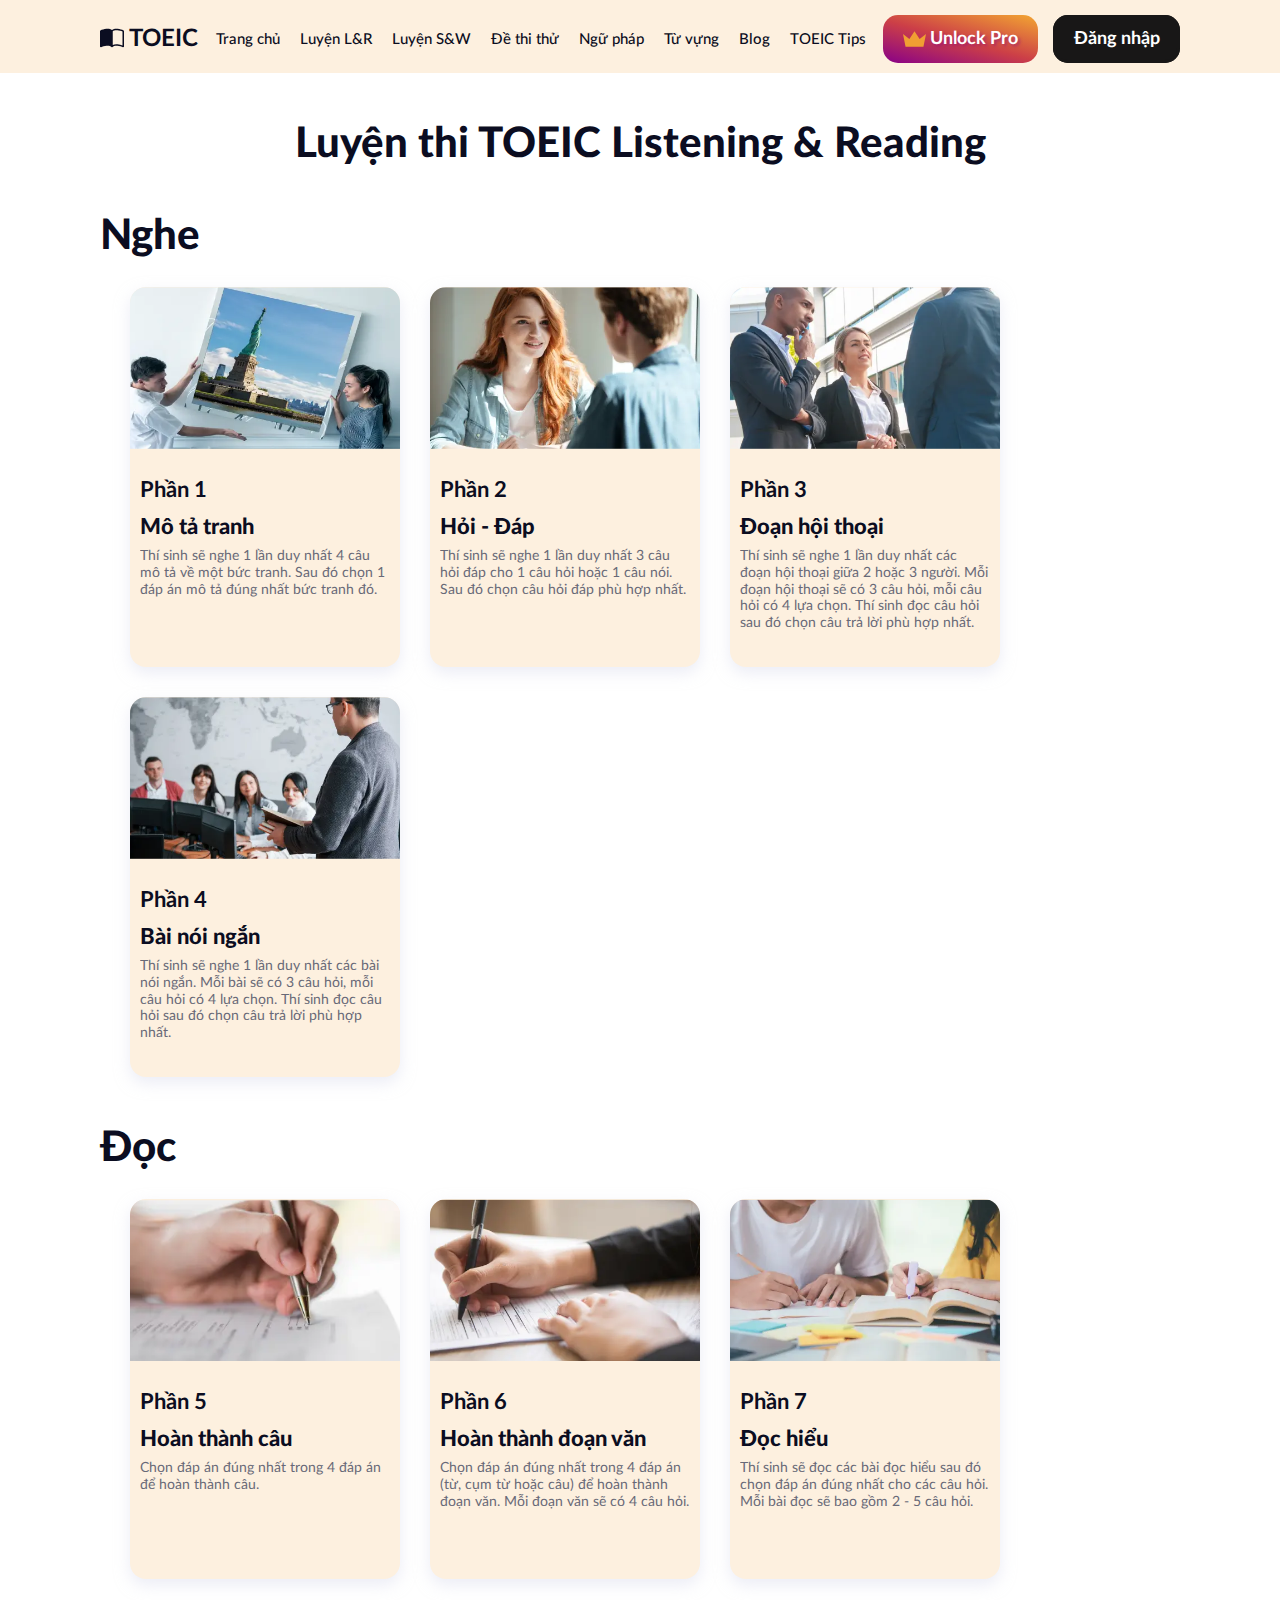
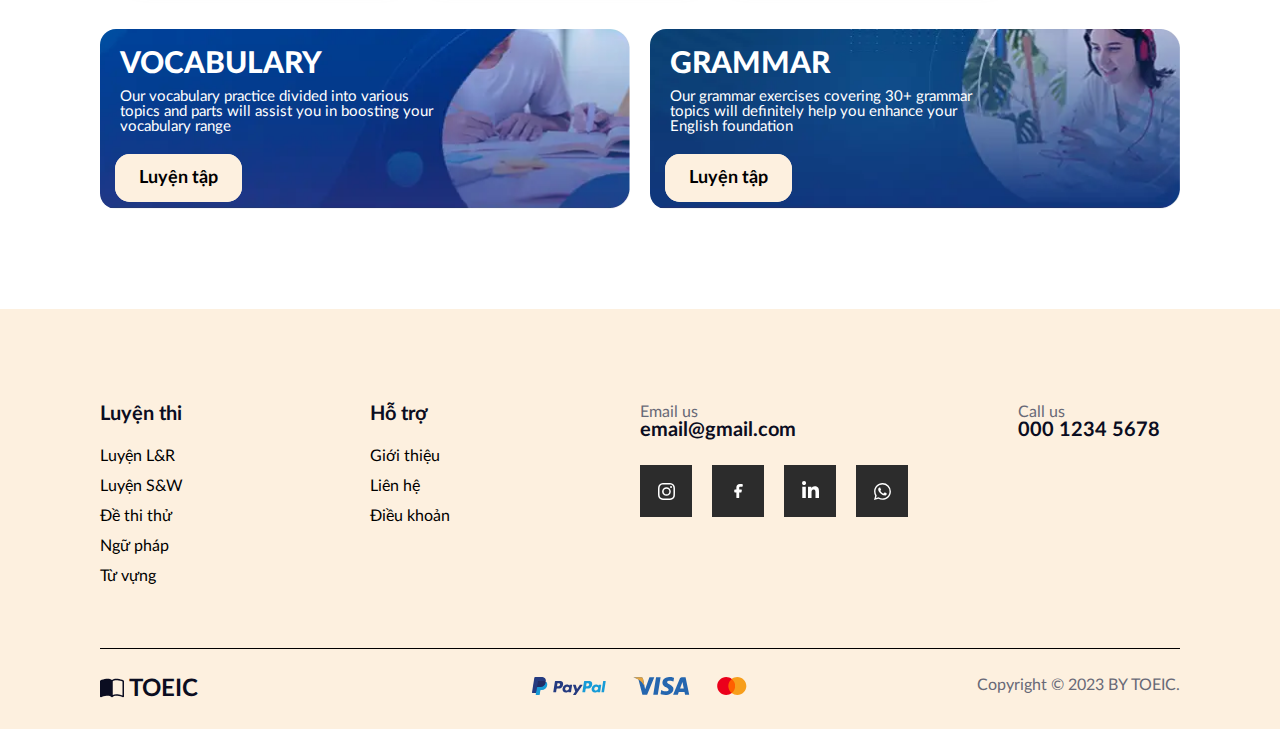
<file: Listen_Reading.html>
<!DOCTYPE html>
<html lang="en">
    <head>
        <meta charset="UTF-8" />
        <meta name="viewport" content="width=device-width, initial-scale=1.0" />
        <!-- Favicon -->
        <link
            rel="shortcut icon"
            href="./assets/favicon/favicon.ico"
            type="image/x-icon"
        />
        <!-- Nhúng CDN Font Awesome -->
        <link rel="preconnect" href="https://cdnjs.cloudflare.com" />
        <link
            rel="stylesheet"
            href="https://cdnjs.cloudflare.com/ajax/libs/font-awesome/6.4.0/css/all.min.css"
            integrity="sha512-iecdLmaskl7CVkqkXNQ/ZH/XLlvWZOJyj7Yy7tcenmpD1ypASozpmT/E0iPtmFIB46ZmdtAc9eNBvH0H/ZpiBw=="
            crossorigin="anonymous"
            referrerpolicy="no-referrer"
        />
        <!-- Font  -->
        <link rel="stylesheet" href="./assets/font/stylesheet.css" />
        <!-- Reset CSS -->
        <link rel="stylesheet" href="./assets/css/reset.css" />
        <!-- Responsive -->
        <link rel="stylesheet" href="./assets/css/responsive.css" />
        <!-- Style CSS -->
        <link rel="stylesheet" href="./assets/css/style.css" />
        <!-- L_R CSS -->
        <link rel="stylesheet" href="./assets/css/L_R_S_W.css" />
        <title>Listen and Reading</title>
    </head>
    <body>
        <header class="header">
            <div class="content nav-content">
                <nav class="navbar">
                    <!--nav mobile-->
                    <label for="nav-mobile-input" class="nav_bars-btn">
                        <svg
                            xmlns="http://www.w3.org/2000/svg"
                            viewBox="0 0 448 512"
                        >
                            <!--! Font Awesome Pro 6.4.2 by @fontawesome - https://fontawesome.com License - https://fontawesome.com/license (Commercial License) Copyright 2023 Fonticons, Inc. -->
                            <path
                                d="M0 96C0 78.3 14.3 64 32 64H416c17.7 0 32 14.3 32 32s-14.3 32-32 32H32C14.3 128 0 113.7 0 96zM0 256c0-17.7 14.3-32 32-32H416c17.7 0 32 14.3 32 32s-14.3 32-32 32H32c-17.7 0-32-14.3-32-32zM448 416c0 17.7-14.3 32-32 32H32c-17.7 0-32-14.3-32-32s14.3-32 32-32H416c17.7 0 32 14.3 32 32z"
                            />
                        </svg>
                    </label>

                    <input
                        type="checkbox"
                        id="nav-mobile-input"
                        class="nav-input"
                        value=""
                    />

                    <!--Nav_overlay-->
                    <label for="nav-mobile-input" class="nav_overlay"></label>

                    <nav class="nav-mobile">
                        <label for="nav-mobile-input" class="nav-mobile-close">
                            <svg
                                xmlns="http://www.w3.org/2000/svg"
                                viewBox="0 0 352 512"
                            >
                                <!-- Font Awesome Pro 5.15.4 by @fontawesome - https://fontawesome.com License - https://fontawesome.com/license (Commercial License) -->
                                <path
                                    d="M242.72 256l100.07-100.07c12.28-12.28 12.28-32.19 0-44.48l-22.24-22.24c-12.28-12.28-32.19-12.28-44.48 0L176 189.28 75.93 89.21c-12.28-12.28-32.19-12.28-44.48 0L9.21 111.45c-12.28 12.28-12.28 32.19 0 44.48L109.28 256 9.21 356.07c-12.28 12.28-12.28 32.19 0 44.48l22.24 22.24c12.28 12.28 32.2 12.28 44.48 0L176 322.72l100.07 100.07c12.28 12.28 32.2 12.28 44.48 0l22.24-22.24c12.28-12.28 12.28-32.19 0-44.48L242.72 256z"
                                />
                            </svg>
                        </label>
                        <ul class="nav-mobile-list">
                            <li>
                                <a href="./index.html" class="item-nav-mobile"
                                    >Trang&nbsp;chủ</a
                                >
                            </li>
                            <li>
                                <a
                                    href="./Listen_Reading.html"
                                    class="item-nav-mobile"
                                    >Luyện&nbsp;L&R</a
                                >
                            </li>
                            <li>
                                <a
                                    href="./Speaking_Writing.html"
                                    class="item-nav-mobile"
                                    >Luyện&nbsp;S&W</a
                                >
                            </li>
                            <li>
                                <a
                                    href="./Mock_exams.html"
                                    class="item-nav-mobile"
                                    >Đề&nbsp;thi&nbsp;thử</a
                                >
                            </li>
                            <li>
                                <a href="./grammar.html" class="item-nav-mobile"
                                    >Ngữ&nbsp;pháp</a
                                >
                            </li>
                            <li>
                                <a href="./voca.html" class="item-nav-mobile"
                                    >Từ&nbsp;vựng</a
                                >
                            </li>
                            <li>
                                <a href="./blog.html" class="item-nav-mobile"
                                    >Blog</a
                                >
                            </li>
                            <li>
                                <a
                                    href="./toeic-tip.html"
                                    class="item-nav-mobile"
                                    >TOEIC&nbsp;Tips</a
                                >
                            </li>
                            <li>
                                <a href="./login.html" class="item-nav-mobile"
                                    >Đăng&nbsp;nhập</a
                                >
                            </li>
                        </ul>
                    </nav>
                    <!-- Logo -->
                    <div class="Logo-nav">
                        <a href="./index.html" class="Logo">
                            <img
                                src="./assets/img/Logo.svg"
                                alt="Logo"
                                class="lg"
                            />
                            <p class="desc-Logo">TOEIC</p>
                        </a>
                    </div>

                    <!-- Navigation pc-->
                    <ul class="nav-items">
                        <li>
                            <a href="./index.html" class="item"
                                >Trang&nbsp;chủ</a
                            >
                        </li>
                        <li>
                            <a href="./Listen_Reading.html" class="item"
                                >Luyện&nbsp;L&R</a
                            >
                        </li>
                        <li>
                            <a href="./Speaking_Writing.html" class="item"
                                >Luyện&nbsp;S&W</a
                            >
                        </li>
                        <li>
                            <a href="./Mock_exams.html" class="item"
                                >Đề&nbsp;thi&nbsp;thử</a
                            >
                        </li>
                        <li>
                            <a href="./grammar.html" class="item"
                                >Ngữ&nbsp;pháp</a
                            >
                        </li>
                        <li>
                            <a href="./voca.html" class="item">Từ&nbsp;vựng</a>
                        </li>
                        <li>
                            <a href="./blog.html" class="item">Blog</a>
                        </li>
                        <li>
                            <a href="./toeic-tip.html" class="item"
                                >TOEIC&nbsp;Tips</a
                            >
                        </li>
                    </ul>

                    <!-- Button -->
                    <div class="actions">
                        <a href="./prenium.html" class="pro btn">
                            <svg
                                xmlns="http://www.w3.org/2000/svg"
                                viewBox="0 0 36 24"
                            >
                                <path
                                    d="m18 0 8 12 10-8-4 20H4L0 4l10 8 8-12z"
                                ></path>
                            </svg>
                            <p>Unlock&nbsp;Pro</p>
                        </a>
                        <a href="./login.html" class="log btn" id="log">
                            <p class="text">Đăng&nbsp;nhập</p>
                        </a>
                    </div>
                </nav>
            </div>
        </header>

        <main class="main">
            <div class="LR">
                <div class="content">
                    <h1 class="title">
                        Luyện thi TOEIC Listening&nbsp;&&nbsp;Reading
                    </h1>
                    <div class="part-1">
                        <h2 class="list_title">Nghe</h2>
                        <div class="courses" id="list_listening"></div>
                    </div>

                    <div class="part-2">
                        <h2 class="list_title">Đọc</h2>
                        <div class="courses" id="list_reading"></div>
                    </div>
                </div>
            </div>

            <div class="to_test">
                <div class="content">
                    <div class="test-items">
                        <div class="img">
                            <img
                                src="./assets/img/test-item1.webp"
                                alt=""
                                class="img-test"
                            />
                        </div>

                        <div class="info">
                            <h2 class="title-item">VOCABULARY</h2>
                            <p class="desc">
                                Our vocabulary practice divided into various
                                topics and parts will assist you in boosting
                                your vocabulary range
                            </p>
                        </div>

                        <div class="to-test-btn">
                            <a href="./voca.html" class="btn log"
                                ><p class="text">Luyện tập</p></a
                            >
                        </div>
                    </div>
                    <div class="test-items">
                        <div class="img">
                            <img
                                src="./assets/img/test-item2.webp"
                                alt=""
                                class="img-test"
                            />
                        </div>

                        <div class="info">
                            <h2 class="title-item">GRAMMAR</h2>
                            <p class="desc">
                                Our grammar exercises covering 30+ grammar
                                topics will definitely help you enhance your
                                English foundation
                            </p>
                        </div>

                        <div class="to-test-btn">
                            <a href="./grammar.html" class="btn log">
                                <p class="text">Luyện tập</p>
                            </a>
                        </div>
                    </div>
                </div>
            </div>
        </main>

        <footer class="footer">
            <div class="content">
                <div class="row row-top">
                    <div class="column-1">
                        <h2 class="heading">Luyện&nbsp;thi</h2>
                        <ul class="list">
                            <li class="item">
                                <a href="./Listen_Reading.html"
                                    >Luyện&nbsp;L&R</a
                                >
                            </li>
                            <li class="item">
                                <a href="./Speaking_Writing.html"
                                    >Luyện&nbsp;S&W</a
                                >
                            </li>
                            <li class="item">
                                <a href="./Mock_exams.html"
                                    >Đề&nbsp;thi&nbsp;thử</a
                                >
                            </li>
                            <li class="item">
                                <a href="./grammar.html">Ngữ&nbsp;pháp</a>
                            </li>
                            <li class="item">
                                <a href="./voca.html">Từ&nbsp;vựng</a>
                            </li>
                        </ul>
                    </div>

                    <div class="column-2">
                        <h2 class="heading">Hỗ&nbsp;trợ</h2>
                        <ul class="list">
                            <li class="item">
                                <a href="./aboutus.html">Giới&nbsp;thiệu</a>
                            </li>
                            <li class="item">
                                <a href="./contact.html">Liên&nbsp;hệ</a>
                            </li>
                            <li class="item">
                                <a href="./term.html">Điều&nbsp;khoản</a>
                            </li>
                        </ul>
                    </div>

                    <div class="column-3">
                        <div class="email-call mail">
                            <p class="desc-email-call">Email us</p>
                            <a href="mailto:email@gmail.com" class="mail-call"
                                >email@gmail.com</a
                            >
                            <div class="social-media">
                                <div class="card">
                                    <a
                                        href="https://www.instagram.com/xuanchinhhuynh/"
                                        class="socialContainer containerOne"
                                    >
                                        <svg
                                            class="socialSvg instagramSvg"
                                            viewBox="0 0 16 16"
                                        >
                                            <path
                                                d="M8 0C5.829 0 5.556.01 4.703.048 3.85.088 3.269.222 2.76.42a3.917 3.917 0 0 0-1.417.923A3.927 3.927 0 0 0 .42 2.76C.222 3.268.087 3.85.048 4.7.01 5.555 0 5.827 0 8.001c0 2.172.01 2.444.048 3.297.04.852.174 1.433.372 1.942.205.526.478.972.923 1.417.444.445.89.719 1.416.923.51.198 1.09.333 1.942.372C5.555 15.99 5.827 16 8 16s2.444-.01 3.298-.048c.851-.04 1.434-.174 1.943-.372a3.916 3.916 0 0 0 1.416-.923c.445-.445.718-.891.923-1.417.197-.509.332-1.09.372-1.942C15.99 10.445 16 10.173 16 8s-.01-2.445-.048-3.299c-.04-.851-.175-1.433-.372-1.941a3.926 3.926 0 0 0-.923-1.417A3.911 3.911 0 0 0 13.24.42c-.51-.198-1.092-.333-1.943-.372C10.443.01 10.172 0 7.998 0h.003zm-.717 1.442h.718c2.136 0 2.389.007 3.232.046.78.035 1.204.166 1.486.275.373.145.64.319.92.599.28.28.453.546.598.92.11.281.24.705.275 1.485.039.843.047 1.096.047 3.231s-.008 2.389-.047 3.232c-.035.78-.166 1.203-.275 1.485a2.47 2.47 0 0 1-.599.919c-.28.28-.546.453-.92.598-.28.11-.704.24-1.485.276-.843.038-1.096.047-3.232.047s-2.39-.009-3.233-.047c-.78-.036-1.203-.166-1.485-.276a2.478 2.478 0 0 1-.92-.598 2.48 2.48 0 0 1-.6-.92c-.109-.281-.24-.705-.275-1.485-.038-.843-.046-1.096-.046-3.233 0-2.136.008-2.388.046-3.231.036-.78.166-1.204.276-1.486.145-.373.319-.64.599-.92.28-.28.546-.453.92-.598.282-.11.705-.24 1.485-.276.738-.034 1.024-.044 2.515-.045v.002zm4.988 1.328a.96.96 0 1 0 0 1.92.96.96 0 0 0 0-1.92zm-4.27 1.122a4.109 4.109 0 1 0 0 8.217 4.109 4.109 0 0 0 0-8.217zm0 1.441a2.667 2.667 0 1 1 0 5.334 2.667 2.667 0 0 1 0-5.334z"
                                            ></path>
                                        </svg>
                                    </a>

                                    <a
                                        href="https://www.facebook.com/xuanchinhhuynh"
                                        class="socialContainer containerTwo"
                                    >
                                        <svg
                                            class="fb socialSvg icon flat-color"
                                            fill="#000000"
                                            width="800px"
                                            height="800px"
                                            viewBox="0 0 24 24"
                                            id="facebook"
                                            data-name="Flat Color"
                                            xmlns="http://www.w3.org/2000/svg"
                                        >
                                            <path
                                                id="primary"
                                                d="M14,6h3a1,1,0,0,0,1-1V3a1,1,0,0,0-1-1H14A5,5,0,0,0,9,7v3H7a1,1,0,0,0-1,1v2a1,1,0,0,0,1,1H9v7a1,1,0,0,0,1,1h2a1,1,0,0,0,1-1V14h2.22a1,1,0,0,0,1-.76l.5-2a1,1,0,0,0-1-1.24H13V7A1,1,0,0,1,14,6Z"
                                                style="fill: rgb(0, 0, 0)"
                                            ></path>
                                        </svg>
                                    </a>

                                    <a
                                        href="https://www.linkedin.com/in/hu%E1%BB%B3nh-xu%C3%A2n-ch%C3%ADnh-302715244/"
                                        class="socialContainer containerThree"
                                    >
                                        <svg
                                            class="socialSvg linkdinSvg"
                                            viewBox="0 0 448 512"
                                        >
                                            <path
                                                d="M100.28 448H7.4V148.9h92.88zM53.79 108.1C24.09 108.1 0 83.5 0 53.8a53.79 53.79 0 0 1 107.58 0c0 29.7-24.1 54.3-53.79 54.3zM447.9 448h-92.68V302.4c0-34.7-.7-79.2-48.29-79.2-48.29 0-55.69 37.7-55.69 76.7V448h-92.78V148.9h89.08v40.8h1.3c12.4-23.5 42.69-48.3 87.88-48.3 94 0 111.28 61.9 111.28 142.3V448z"
                                            ></path>
                                        </svg>
                                    </a>

                                    <a
                                        href="#!"
                                        class="socialContainer containerFour"
                                    >
                                        <svg
                                            class="socialSvg whatsappSvg"
                                            viewBox="0 0 16 16"
                                        >
                                            <path
                                                d="M13.601 2.326A7.854 7.854 0 0 0 7.994 0C3.627 0 .068 3.558.064 7.926c0 1.399.366 2.76 1.057 3.965L0 16l4.204-1.102a7.933 7.933 0 0 0 3.79.965h.004c4.368 0 7.926-3.558 7.93-7.93A7.898 7.898 0 0 0 13.6 2.326zM7.994 14.521a6.573 6.573 0 0 1-3.356-.92l-.24-.144-2.494.654.666-2.433-.156-.251a6.56 6.56 0 0 1-1.007-3.505c0-3.626 2.957-6.584 6.591-6.584a6.56 6.56 0 0 1 4.66 1.931 6.557 6.557 0 0 1 1.928 4.66c-.004 3.639-2.961 6.592-6.592 6.592zm3.615-4.934c-.197-.099-1.17-.578-1.353-.646-.182-.065-.315-.099-.445.099-.133.197-.513.646-.627.775-.114.133-.232.148-.43.05-.197-.1-.836-.308-1.592-.985-.59-.525-.985-1.175-1.103-1.372-.114-.198-.011-.304.088-.403.087-.088.197-.232.296-.346.1-.114.133-.198.198-.33.065-.134.034-.248-.015-.347-.05-.099-.445-1.076-.612-1.47-.16-.389-.323-.335-.445-.34-.114-.007-.247-.007-.38-.007a.729.729 0 0 0-.529.247c-.182.198-.691.677-.691 1.654 0 .977.71 1.916.81 2.049.098.133 1.394 2.132 3.383 2.992.47.205.84.326 1.129.418.475.152.904.129 1.246.08.38-.058 1.171-.48 1.338-.943.164-.464.164-.86.114-.943-.049-.084-.182-.133-.38-.232z"
                                            ></path>
                                        </svg>
                                    </a>
                                </div>
                            </div>
                        </div>
                    </div>

                    <div class="column-4">
                        <div class="email-call call">
                            <p class="desc-email-call">Call&nbsp;us</p>
                            <a href="tel:00012345678" class="mail-call"
                                >000&nbsp;1234&nbsp;5678</a
                            >
                        </div>
                    </div>
                </div>
                <div class="row row-bottom">
                    <!-- Logo -->
                    <div class="footer-Logo">
                        <a href="./index.html" class="Logo">
                            <img
                                src="./assets/img/Logo.svg"
                                alt="Logo"
                                class="lg"
                            />
                            <p class="desc-Logo">TOEIC</p>
                        </a>
                    </div>

                    <!-- Bank -->
                    <div class="footer-bank">
                        <img
                            src="./assets/img/Bank.svg"
                            alt="Bank"
                            class="bank"
                        />
                    </div>

                    <div class="footer-copyright">
                        <p class="copy-right">
                            Copyright&nbsp;©&nbsp;2023&nbsp;BY&nbsp;TOEIC.
                        </p>
                    </div>
                </div>
            </div>
        </footer>

        <a href="#" class="btn-to-top">
            <i class="fa-solid fa-jet-fighter-up"></i>
        </a>

        <!-- Nhúng Javascript -->
        <script src="./assets/js/khoaHoc.js"></script>
        <script src="./assets/js/go-top.js"></script>
        <script src="./assets/js/if_log.js"></script>
    </body>
</html>
</file>
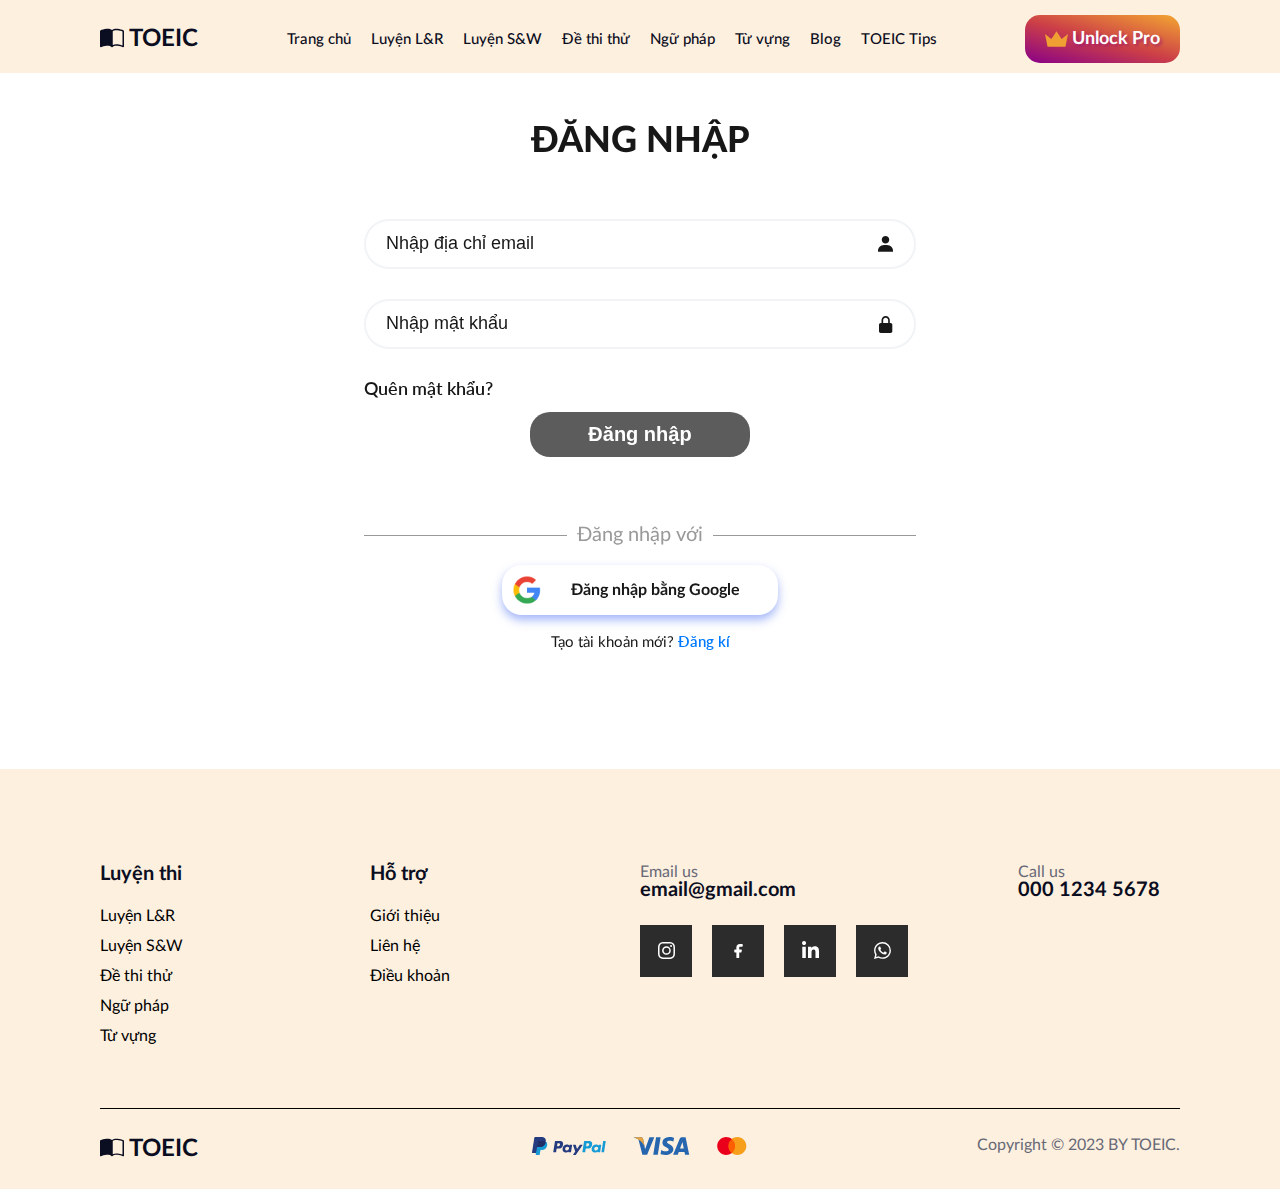
<file: login.html>
<!DOCTYPE html>
<html lang="en">
    <head>
        <meta charset="UTF-8" />
        <meta name="viewport" content="width=device-width, initial-scale=1.0" />
        <!-- Favicon -->
        <link
            rel="shortcut icon"
            href="./assets/favicon/favicon.ico"
            type="image/x-icon"
        />
        <link
            rel="stylesheet"
            href="https://stackpath.bootstrapcdn.com/font-awesome/4.7.0/css/font-awesome.min.css"
        />
        <!-- Style CSS -->
        <link rel="stylesheet" href="./assets/font/stylesheet.css" />
        <!-- Reset CSS -->
        <link rel="stylesheet" href="./assets/css/reset.css" />
        <!-- Font  -->
        <link rel="stylesheet" href="./assets/css/style.css" />
        <!--Style Login CSS-->
        <link rel="stylesheet" href="./assets/css/login.css" />
        <!-- Responsive -->
        <link rel="stylesheet" href="./assets/css/responsive.css" />
        <!-- icon -->
        <link
            href="https://unpkg.com/boxicons@2.1.4/css/boxicons.min.css"
            rel="stylesheet"
        />
        <title>Login</title>
    </head>
    <body>
        <header class="header">
            <div class="content nav-content">
                <nav class="navbar">
                    <!--nav mobile-->
                    <label for="nav-mobile-input" class="nav_bars-btn">
                        <svg
                            xmlns="http://www.w3.org/2000/svg"
                            viewBox="0 0 448 512"
                        >
                            <!--! Font Awesome Pro 6.4.2 by @fontawesome - https://fontawesome.com License - https://fontawesome.com/license (Commercial License) Copyright 2023 Fonticons, Inc. -->
                            <path
                                d="M0 96C0 78.3 14.3 64 32 64H416c17.7 0 32 14.3 32 32s-14.3 32-32 32H32C14.3 128 0 113.7 0 96zM0 256c0-17.7 14.3-32 32-32H416c17.7 0 32 14.3 32 32s-14.3 32-32 32H32c-17.7 0-32-14.3-32-32zM448 416c0 17.7-14.3 32-32 32H32c-17.7 0-32-14.3-32-32s14.3-32 32-32H416c17.7 0 32 14.3 32 32z"
                            />
                        </svg>
                    </label>

                    <input
                        type="checkbox"
                        id="nav-mobile-input"
                        class="nav-input"
                        value=""
                    />

                    <!--Nav_overlay-->
                    <label for="nav-mobile-input" class="nav_overlay"></label>

                    <nav class="nav-mobile">
                        <label for="nav-mobile-input" class="nav-mobile-close">
                            <svg
                                xmlns="http://www.w3.org/2000/svg"
                                viewBox="0 0 352 512"
                            >
                                <!-- Font Awesome Pro 5.15.4 by @fontawesome - https://fontawesome.com License - https://fontawesome.com/license (Commercial License) -->
                                <path
                                    d="M242.72 256l100.07-100.07c12.28-12.28 12.28-32.19 0-44.48l-22.24-22.24c-12.28-12.28-32.19-12.28-44.48 0L176 189.28 75.93 89.21c-12.28-12.28-32.19-12.28-44.48 0L9.21 111.45c-12.28 12.28-12.28 32.19 0 44.48L109.28 256 9.21 356.07c-12.28 12.28-12.28 32.19 0 44.48l22.24 22.24c12.28 12.28 32.2 12.28 44.48 0L176 322.72l100.07 100.07c12.28 12.28 32.2 12.28 44.48 0l22.24-22.24c12.28-12.28 12.28-32.19 0-44.48L242.72 256z"
                                />
                            </svg>
                        </label>
                        <ul class="nav-mobile-list">
                            <li>
                                <a href="./index.html" class="item-nav-mobile"
                                    >Trang&nbsp;chủ</a
                                >
                            </li>
                            <li>
                                <a
                                    href="./Listen_Reading.html"
                                    class="item-nav-mobile"
                                    >Luyện&nbsp;L&R</a
                                >
                            </li>
                            <li>
                                <a
                                    href="./Speaking_Writing.html"
                                    class="item-nav-mobile"
                                    >Luyện&nbsp;S&W</a
                                >
                            </li>
                            <li>
                                <a
                                    href="./Mock_exams.html"
                                    class="item-nav-mobile"
                                    >Đề&nbsp;thi&nbsp;thử</a
                                >
                            </li>
                            <li>
                                <a href="./grammar.html" class="item-nav-mobile"
                                    >Ngữ&nbsp;pháp</a
                                >
                            </li>
                            <li>
                                <a href="./voca.html" class="item-nav-mobile"
                                    >Từ&nbsp;vựng</a
                                >
                            </li>
                            <li>
                                <a href="./blog.html" class="item-nav-mobile"
                                    >Blog</a
                                >
                            </li>
                            <li>
                                <a
                                    href="./toeic-tip.html"
                                    class="item-nav-mobile"
                                    >TOEIC&nbsp;Tips</a
                                >
                            </li>
                            <li>
                                <a href="./login.html" class="item-nav-mobile"
                                    >Đăng&nbsp;nhập</a
                                >
                            </li>
                        </ul>
                    </nav>
                    <!-- Logo -->
                    <div class="Logo-nav">
                        <a href="./index.html" class="Logo">
                            <img
                                src="./assets/img/Logo.svg"
                                alt="Logo"
                                class="lg"
                            />
                            <p class="desc-Logo">TOEIC</p>
                        </a>
                    </div>

                    <!-- Navigation pc-->
                    <ul class="nav-items">
                        <li>
                            <a href="./index.html" class="item"
                                >Trang&nbsp;chủ</a
                            >
                        </li>
                        <li>
                            <a href="./Listen_Reading.html" class="item"
                                >Luyện&nbsp;L&R</a
                            >
                        </li>
                        <li>
                            <a href="./Speaking_Writing.html" class="item"
                                >Luyện&nbsp;S&W</a
                            >
                        </li>
                        <li>
                            <a href="./Mock_exams.html" class="item"
                                >Đề&nbsp;thi&nbsp;thử</a
                            >
                        </li>
                        <li>
                            <a href="./grammar.html" class="item"
                                >Ngữ&nbsp;pháp</a
                            >
                        </li>
                        <li>
                            <a href="./voca.html" class="item">Từ&nbsp;vựng</a>
                        </li>
                        <li>
                            <a href="./blog.html" class="item">Blog</a>
                        </li>
                        <li>
                            <a href="./toeic-tip.html" class="item"
                                >TOEIC&nbsp;Tips</a
                            >
                        </li>
                    </ul>

                    <!-- Button -->
                    <div class="actions">
                        <a href="./prenium.html" class="pro btn" id="log">
                            <svg
                                xmlns="http://www.w3.org/2000/svg"
                                viewBox="0 0 36 24"
                            >
                                <path
                                    d="m18 0 8 12 10-8-4 20H4L0 4l10 8 8-12z"
                                ></path>
                            </svg>
                            <p>Unlock&nbsp;Pro</p>
                        </a>
                    </div>
                </nav>
            </div>
        </header>

        <div class="main-login">
            <div class="sign">
                <div id="form-login" class="login-phara">
                    <div class="wrap login">
                        <form class="form-group" onsubmit="login()">
                            <div>
                                <div class="title">ĐĂNG NHẬP</div>
                            </div>
                            <div class="input-box">
                                <input
                                    type="email"
                                    id="mail-log"
                                    class="email-input"
                                    name="email"
                                    placeholder="Nhập địa chỉ email"
                                    pattern="[a-z0-9._%+-]+@[a-z0-9.-]+\.[a-z]{2,4}$"
                                    required
                                />
                                <i class="bx bxs-user"></i>
                                <p class="form-error">
                                    Vui lòng nhập đúng email
                                </p>
                            </div>
                            <div class="input-box">
                                <input
                                    type="password"
                                    id="pass-log"
                                    class="pass-input"
                                    name="password"
                                    placeholder="Nhập mật khẩu"
                                    required
                                />
                                <i class="bx bxs-lock-alt"></i>
                            </div>
                            <div class="remember-forgot">
                                <a href="#">Quên mật khẩu?</a>
                            </div>
                            <div class="submit">
                                <button type="submit" class="buttonlogin">
                                    Đăng nhập
                                </button>
                            </div>
                            <p class="nhap_sai_mk">Đăng nhập thất bại</p>
                        </form>
                        <div class="loginwith">
                            <span>Đăng nhập với</span>
                        </div>
                        <div class="gg">
                            <button class="signup-social logo-wrapper">
                                <img
                                    src="./assets/img/g-logo.png"
                                    alt="logo GG"
                                />
                                <span class="signup-social-text"
                                    >Đăng nhập bằng Google</span
                                >
                            </button>
                        </div>
                        <div class="register">
                            <p>Tạo tài khoản mới? <a id="next">Đăng kí</a></p>
                        </div>
                    </div>
                    <div class="wrap signn">
                        <form class="form-group" onsubmit="signup()">
                            <div>
                                <div class="title">TẠO TÀI KHOẢN</div>
                            </div>
                            <div class="input-box">
                                <input
                                    type="text"
                                    id="name"
                                    name="name"
                                    placeholder="Nhập tên"
                                    required
                                    minlength="2"
                                />
                                <i class="bx bxs-user"></i>
                                <p class="form-error">Nhập ít nhất 2 ký tự</p>
                            </div>
                            <div class="input-box">
                                <input
                                    type="email"
                                    id="mail-signup"
                                    class="email-input"
                                    name="email"
                                    placeholder="Nhập địa chỉ email"
                                    pattern="[a-z0-9._%+-]+@[a-z0-9.-]+\.[a-z]{2,4}$"
                                    required
                                />
                                <i class="bx bxs-user"></i>
                                <p class="form-error">
                                    Vui lòng nhập đúng email
                                </p>
                            </div>
                            <div class="input-box">
                                <input
                                    type="password"
                                    id="psw"
                                    name="pass"
                                    placeholder="Nhập mật khẩu"
                                    pattern="(?=.*\d)(?=.*[a-z])(?=.*[A-Z]).{8,}"
                                    minlength="8"
                                    required
                                />
                                <i class="bx bxs-lock-alt"></i>
                            </div>
                            <div id="pass-error">
                                <p id="letter" class="invalid">
                                    Có chữ viết thường
                                </p>
                                <p id="capital" class="invalid">
                                    Có chữ viết hoa
                                </p>
                                <p id="number" class="invalid">Có số</p>
                                <p id="length" class="invalid">
                                    Tối đa 8 ký tự
                                </p>
                            </div>
                            <div class="input-box">
                                <input
                                    type="password"
                                    id="df-psw"
                                    placeholder="Nhập lại mật khẩu"
                                    required
                                />
                                <i class="bx bxs-lock-alt"></i>
                                <p class="df-pass">
                                    Vui lòng nhập giống với mất khẩu đã tạo
                                    trước đó
                                </p>
                            </div>
                            <div class="submit">
                                <button
                                    type="submit"
                                    class="buttonlogin"
                                    id="dangky"
                                >
                                    Đăng&nbsp;ký&nbsp;ngay
                                </button>
                            </div>
                        </form>
                        <div class="loginwith">
                            <span>Hoặc đăng kí với</span>
                        </div>
                        <div class="gg">
                            <button class="signup-social logo-wrapper">
                                <img
                                    src="./assets/img/g-logo.png"
                                    alt="logo GG"
                                />
                                <span class="signup-social-text"
                                    >Đăng nhập bằng Google</span
                                >
                            </button>
                        </div>
                        <div class="register">
                            <p>
                                Bạn đã có tài khoản ?
                                <a id="prev">Đăng nhập ngay</a>
                            </p>
                        </div>
                    </div>
                </div>
            </div>
        </div>
        <footer class="footer">
            <div class="content">
                <div class="row row-top">
                    <div class="column-1">
                        <h2 class="heading">Luyện&nbsp;thi</h2>
                        <ul class="list">
                            <li class="item">
                                <a href="./Listen_Reading.html"
                                    >Luyện&nbsp;L&R</a
                                >
                            </li>
                            <li class="item">
                                <a href="./Speaking_Writing.html"
                                    >Luyện&nbsp;S&W</a
                                >
                            </li>
                            <li class="item">
                                <a href="./Mock_exams.html"
                                    >Đề&nbsp;thi&nbsp;thử</a
                                >
                            </li>
                            <li class="item">
                                <a href="./grammar.html">Ngữ&nbsp;pháp</a>
                            </li>
                            <li class="item">
                                <a href="./voca.html">Từ&nbsp;vựng</a>
                            </li>
                        </ul>
                    </div>

                    <div class="column-2">
                        <h2 class="heading">Hỗ&nbsp;trợ</h2>
                        <ul class="list">
                            <li class="item">
                                <a href="./aboutus.html">Giới&nbsp;thiệu</a>
                            </li>
                            <li class="item">
                                <a href="./contact.html">Liên&nbsp;hệ</a>
                            </li>
                            <li class="item">
                                <a href="./term.html">Điều&nbsp;khoản</a>
                            </li>
                        </ul>
                    </div>

                    <div class="column-3">
                        <div class="email-call mail">
                            <p class="desc-email-call">Email us</p>
                            <a href="mailto:email@gmail.com" class="mail-call"
                                >email@gmail.com</a
                            >
                            <div class="social-media">
                                <div class="card">
                                    <a
                                        href="https://www.instagram.com/xuanchinhhuynh/"
                                        class="socialContainer containerOne"
                                    >
                                        <svg
                                            class="socialSvg instagramSvg"
                                            viewBox="0 0 16 16"
                                        >
                                            <path
                                                d="M8 0C5.829 0 5.556.01 4.703.048 3.85.088 3.269.222 2.76.42a3.917 3.917 0 0 0-1.417.923A3.927 3.927 0 0 0 .42 2.76C.222 3.268.087 3.85.048 4.7.01 5.555 0 5.827 0 8.001c0 2.172.01 2.444.048 3.297.04.852.174 1.433.372 1.942.205.526.478.972.923 1.417.444.445.89.719 1.416.923.51.198 1.09.333 1.942.372C5.555 15.99 5.827 16 8 16s2.444-.01 3.298-.048c.851-.04 1.434-.174 1.943-.372a3.916 3.916 0 0 0 1.416-.923c.445-.445.718-.891.923-1.417.197-.509.332-1.09.372-1.942C15.99 10.445 16 10.173 16 8s-.01-2.445-.048-3.299c-.04-.851-.175-1.433-.372-1.941a3.926 3.926 0 0 0-.923-1.417A3.911 3.911 0 0 0 13.24.42c-.51-.198-1.092-.333-1.943-.372C10.443.01 10.172 0 7.998 0h.003zm-.717 1.442h.718c2.136 0 2.389.007 3.232.046.78.035 1.204.166 1.486.275.373.145.64.319.92.599.28.28.453.546.598.92.11.281.24.705.275 1.485.039.843.047 1.096.047 3.231s-.008 2.389-.047 3.232c-.035.78-.166 1.203-.275 1.485a2.47 2.47 0 0 1-.599.919c-.28.28-.546.453-.92.598-.28.11-.704.24-1.485.276-.843.038-1.096.047-3.232.047s-2.39-.009-3.233-.047c-.78-.036-1.203-.166-1.485-.276a2.478 2.478 0 0 1-.92-.598 2.48 2.48 0 0 1-.6-.92c-.109-.281-.24-.705-.275-1.485-.038-.843-.046-1.096-.046-3.233 0-2.136.008-2.388.046-3.231.036-.78.166-1.204.276-1.486.145-.373.319-.64.599-.92.28-.28.546-.453.92-.598.282-.11.705-.24 1.485-.276.738-.034 1.024-.044 2.515-.045v.002zm4.988 1.328a.96.96 0 1 0 0 1.92.96.96 0 0 0 0-1.92zm-4.27 1.122a4.109 4.109 0 1 0 0 8.217 4.109 4.109 0 0 0 0-8.217zm0 1.441a2.667 2.667 0 1 1 0 5.334 2.667 2.667 0 0 1 0-5.334z"
                                            ></path>
                                        </svg>
                                    </a>

                                    <a
                                        href="https://www.facebook.com/xuanchinhhuynh"
                                        class="socialContainer containerTwo"
                                    >
                                        <svg
                                            class="fb socialSvg icon flat-color"
                                            fill="#000000"
                                            width="800px"
                                            height="800px"
                                            viewBox="0 0 24 24"
                                            id="facebook"
                                            data-name="Flat Color"
                                            xmlns="http://www.w3.org/2000/svg"
                                        >
                                            <path
                                                id="primary"
                                                d="M14,6h3a1,1,0,0,0,1-1V3a1,1,0,0,0-1-1H14A5,5,0,0,0,9,7v3H7a1,1,0,0,0-1,1v2a1,1,0,0,0,1,1H9v7a1,1,0,0,0,1,1h2a1,1,0,0,0,1-1V14h2.22a1,1,0,0,0,1-.76l.5-2a1,1,0,0,0-1-1.24H13V7A1,1,0,0,1,14,6Z"
                                                style="fill: rgb(0, 0, 0)"
                                            ></path>
                                        </svg>
                                    </a>

                                    <a
                                        href="https://www.linkedin.com/in/hu%E1%BB%B3nh-xu%C3%A2n-ch%C3%ADnh-302715244/"
                                        class="socialContainer containerThree"
                                    >
                                        <svg
                                            class="socialSvg linkdinSvg"
                                            viewBox="0 0 448 512"
                                        >
                                            <path
                                                d="M100.28 448H7.4V148.9h92.88zM53.79 108.1C24.09 108.1 0 83.5 0 53.8a53.79 53.79 0 0 1 107.58 0c0 29.7-24.1 54.3-53.79 54.3zM447.9 448h-92.68V302.4c0-34.7-.7-79.2-48.29-79.2-48.29 0-55.69 37.7-55.69 76.7V448h-92.78V148.9h89.08v40.8h1.3c12.4-23.5 42.69-48.3 87.88-48.3 94 0 111.28 61.9 111.28 142.3V448z"
                                            ></path>
                                        </svg>
                                    </a>

                                    <a
                                        href="#!"
                                        class="socialContainer containerFour"
                                    >
                                        <svg
                                            class="socialSvg whatsappSvg"
                                            viewBox="0 0 16 16"
                                        >
                                            <path
                                                d="M13.601 2.326A7.854 7.854 0 0 0 7.994 0C3.627 0 .068 3.558.064 7.926c0 1.399.366 2.76 1.057 3.965L0 16l4.204-1.102a7.933 7.933 0 0 0 3.79.965h.004c4.368 0 7.926-3.558 7.93-7.93A7.898 7.898 0 0 0 13.6 2.326zM7.994 14.521a6.573 6.573 0 0 1-3.356-.92l-.24-.144-2.494.654.666-2.433-.156-.251a6.56 6.56 0 0 1-1.007-3.505c0-3.626 2.957-6.584 6.591-6.584a6.56 6.56 0 0 1 4.66 1.931 6.557 6.557 0 0 1 1.928 4.66c-.004 3.639-2.961 6.592-6.592 6.592zm3.615-4.934c-.197-.099-1.17-.578-1.353-.646-.182-.065-.315-.099-.445.099-.133.197-.513.646-.627.775-.114.133-.232.148-.43.05-.197-.1-.836-.308-1.592-.985-.59-.525-.985-1.175-1.103-1.372-.114-.198-.011-.304.088-.403.087-.088.197-.232.296-.346.1-.114.133-.198.198-.33.065-.134.034-.248-.015-.347-.05-.099-.445-1.076-.612-1.47-.16-.389-.323-.335-.445-.34-.114-.007-.247-.007-.38-.007a.729.729 0 0 0-.529.247c-.182.198-.691.677-.691 1.654 0 .977.71 1.916.81 2.049.098.133 1.394 2.132 3.383 2.992.47.205.84.326 1.129.418.475.152.904.129 1.246.08.38-.058 1.171-.48 1.338-.943.164-.464.164-.86.114-.943-.049-.084-.182-.133-.38-.232z"
                                            ></path>
                                        </svg>
                                    </a>
                                </div>
                            </div>
                        </div>
                    </div>

                    <div class="column-4">
                        <div class="email-call call">
                            <p class="desc-email-call">Call&nbsp;us</p>
                            <a href="tel:00012345678" class="mail-call"
                                >000&nbsp;1234&nbsp;5678</a
                            >
                        </div>
                    </div>
                </div>
                <div class="row row-bottom">
                    <!-- Logo -->
                    <div class="footer-Logo">
                        <a href="./index.html" class="Logo">
                            <img
                                src="./assets/img/Logo.svg"
                                alt="Logo"
                                class="lg"
                            />
                            <p class="desc-Logo">TOEIC</p>
                        </a>
                    </div>

                    <!-- Bank -->
                    <div class="footer-bank">
                        <img
                            src="./assets/img/Bank.svg"
                            alt="Bank"
                            class="bank"
                        />
                    </div>

                    <div class="footer-copyright">
                        <p class="copy-right">
                            Copyright&nbsp;©&nbsp;2023&nbsp;BY&nbsp;TOEIC.
                        </p>
                    </div>
                </div>
            </div>
        </footer>
        <!-- Nhúng Javascript -->
        <script src="./assets/js/login.js"></script>
        <!-- Nhúng Jquery -->
        <script
            src="https://code.jquery.com/jquery-3.7.0.min.js"
            integrity="sha256-2Pmvv0kuTBOenSvLm6bvfBSSHrUJ+3A7x6P5Ebd07/g="
            crossorigin="anonymous"
        ></script>
    </body>
</html>
</file>
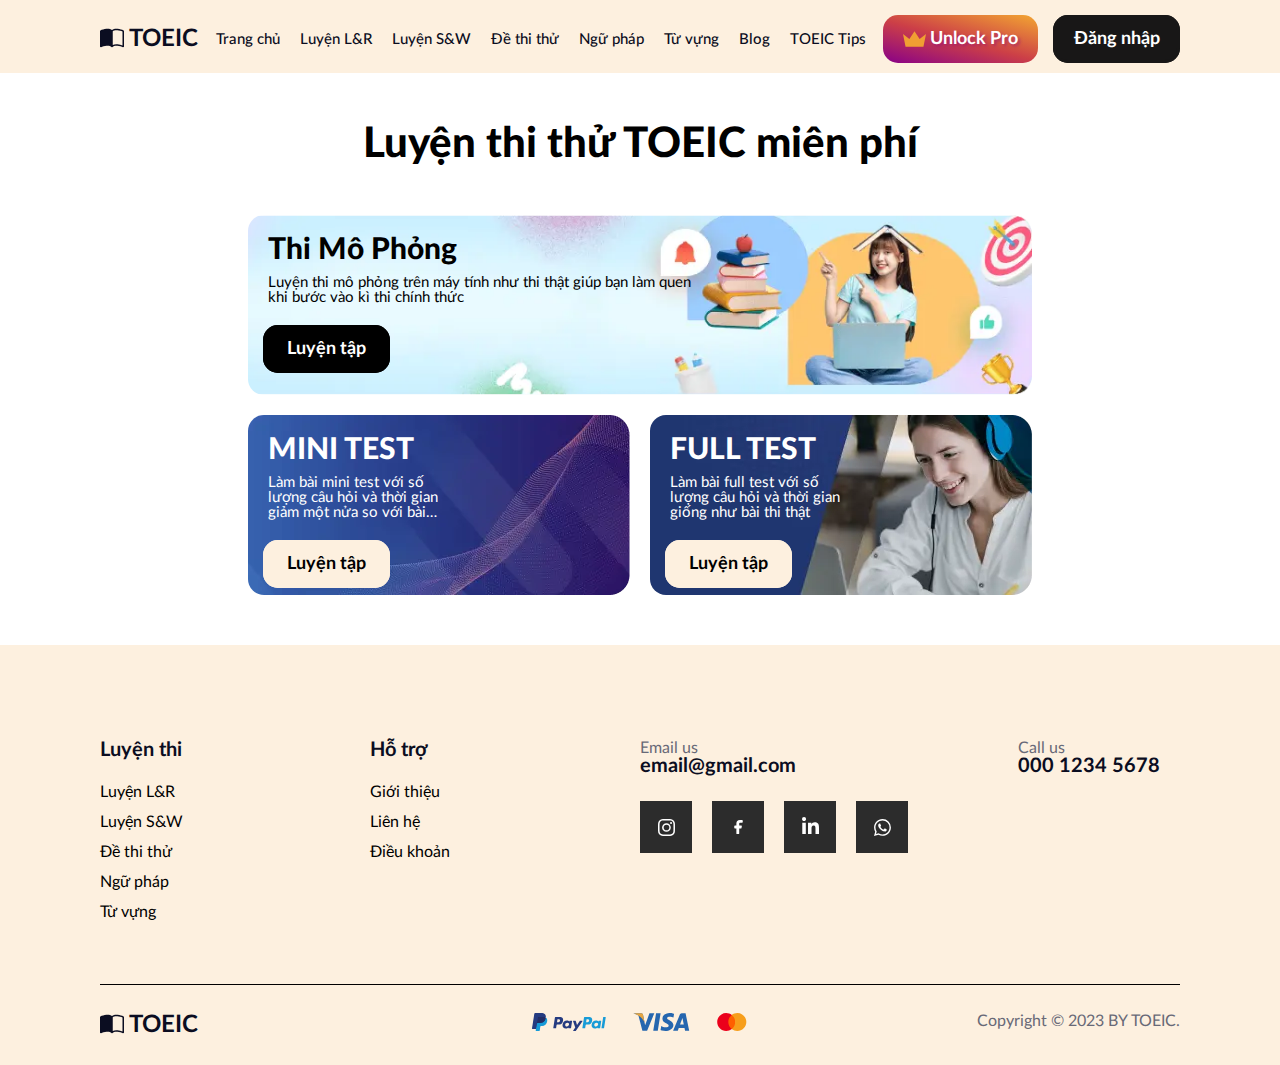
<file: Mock_exams.html>
<!DOCTYPE html>
<html lang="vi">
    <head>
        <meta charset="UTF-8" />
        <meta name="viewport" content="width=device-width, initial-scale=1.0" />
        <!-- Favicon -->
        <link
            rel="shortcut icon"
            href="./assets/favicon/favicon.ico"
            type="image/x-icon"
        />
        <!-- Nhúng CDN Font Awesome -->
        <link rel="preconnect" href="https://cdnjs.cloudflare.com" />
        <link
            rel="stylesheet"
            href="https://cdnjs.cloudflare.com/ajax/libs/font-awesome/6.4.0/css/all.min.css"
            integrity="sha512-iecdLmaskl7CVkqkXNQ/ZH/XLlvWZOJyj7Yy7tcenmpD1ypASozpmT/E0iPtmFIB46ZmdtAc9eNBvH0H/ZpiBw=="
            crossorigin="anonymous"
            referrerpolicy="no-referrer"
        />
        <!-- Font -->
        <link rel="stylesheet" href="./assets/font/stylesheet.css" />
        <!-- Responsive -->
        <link rel="stylesheet" href="./assets/css/responsive.css" />
        <!-- Reset CSS -->
        <link rel="stylesheet" href="./assets/css/reset.css" />
        <!-- Style CSS  -->
        <link rel="stylesheet" href="./assets/css/style.css" />
        <!-- Mock CSS -->
        <link rel="stylesheet" href="./assets/css/Mock.css" />
        <title>Web luyện thi TOEIC</title>
    </head>
    <body>
        <header class="header">
            <div class="content nav-content">
                <nav class="navbar">
                    <!--nav mobile-->
                    <label for="nav-mobile-input" class="nav_bars-btn">
                        <svg
                            xmlns="http://www.w3.org/2000/svg"
                            viewBox="0 0 448 512"
                        >
                            <!--! Font Awesome Pro 6.4.2 by @fontawesome - https://fontawesome.com License - https://fontawesome.com/license (Commercial License) Copyright 2023 Fonticons, Inc. -->
                            <path
                                d="M0 96C0 78.3 14.3 64 32 64H416c17.7 0 32 14.3 32 32s-14.3 32-32 32H32C14.3 128 0 113.7 0 96zM0 256c0-17.7 14.3-32 32-32H416c17.7 0 32 14.3 32 32s-14.3 32-32 32H32c-17.7 0-32-14.3-32-32zM448 416c0 17.7-14.3 32-32 32H32c-17.7 0-32-14.3-32-32s14.3-32 32-32H416c17.7 0 32 14.3 32 32z"
                            />
                        </svg>
                    </label>

                    <input
                        type="checkbox"
                        id="nav-mobile-input"
                        class="nav-input"
                        value=""
                    />

                    <!--Nav_overlay-->
                    <label for="nav-mobile-input" class="nav_overlay"></label>

                    <nav class="nav-mobile">
                        <label for="nav-mobile-input" class="nav-mobile-close">
                            <svg
                                xmlns="http://www.w3.org/2000/svg"
                                viewBox="0 0 352 512"
                            >
                                <!-- Font Awesome Pro 5.15.4 by @fontawesome - https://fontawesome.com License - https://fontawesome.com/license (Commercial License) -->
                                <path
                                    d="M242.72 256l100.07-100.07c12.28-12.28 12.28-32.19 0-44.48l-22.24-22.24c-12.28-12.28-32.19-12.28-44.48 0L176 189.28 75.93 89.21c-12.28-12.28-32.19-12.28-44.48 0L9.21 111.45c-12.28 12.28-12.28 32.19 0 44.48L109.28 256 9.21 356.07c-12.28 12.28-12.28 32.19 0 44.48l22.24 22.24c12.28 12.28 32.2 12.28 44.48 0L176 322.72l100.07 100.07c12.28 12.28 32.2 12.28 44.48 0l22.24-22.24c12.28-12.28 12.28-32.19 0-44.48L242.72 256z"
                                />
                            </svg>
                        </label>
                        <ul class="nav-mobile-list">
                            <li>
                                <a href="./index.html" class="item-nav-mobile"
                                    >Trang&nbsp;chủ</a
                                >
                            </li>
                            <li>
                                <a
                                    href="./Listen_Reading.html"
                                    class="item-nav-mobile"
                                    >Luyện&nbsp;L&R</a
                                >
                            </li>
                            <li>
                                <a
                                    href="./Speaking_Writing.html"
                                    class="item-nav-mobile"
                                    >Luyện&nbsp;S&W</a
                                >
                            </li>
                            <li>
                                <a
                                    href="./Mock_exams.html"
                                    class="item-nav-mobile"
                                    >Đề&nbsp;thi&nbsp;thử</a
                                >
                            </li>
                            <li>
                                <a href="./grammar.html" class="item-nav-mobile"
                                    >Ngữ&nbsp;pháp</a
                                >
                            </li>
                            <li>
                                <a href="./voca.html" class="item-nav-mobile"
                                    >Từ&nbsp;vựng</a
                                >
                            </li>
                            <li>
                                <a href="./blog.html" class="item-nav-mobile">Blog</a>
                            </li>
                            <li>
                                <a href="./toeic-tip.html" class="item-nav-mobile"
                                    >TOEIC&nbsp;Tips</a
                                >
                            </li>
                            <li>
                                <a href="./login.html" class="item-nav-mobile"
                                    >Đăng&nbsp;nhập</a
                                >
                            </li>
                        </ul>
                    </nav>
                    <!-- Logo -->
                    <div class="Logo-nav">
                        <a href="./index.html" class="Logo">
                            <img
                                src="./assets/img/Logo.svg"
                                alt="Logo"
                                class="lg"
                            />
                            <p class="desc-Logo">TOEIC</p>
                        </a>
                    </div>

                    <!-- Navigation pc-->
                    <ul class="nav-items">
                        <li>
                            <a href="./index.html" class="item"
                                >Trang&nbsp;chủ</a
                            >
                        </li>
                        <li>
                            <a href="./Listen_Reading.html" class="item"
                                >Luyện&nbsp;L&R</a
                            >
                        </li>
                        <li>
                            <a href="./Speaking_Writing.html" class="item"
                                >Luyện&nbsp;S&W</a
                            >
                        </li>
                        <li>
                            <a href="./Mock_exams.html" class="item"
                                >Đề&nbsp;thi&nbsp;thử</a
                            >
                        </li>
                        <li>
                            <a href="./grammar.html" class="item"
                                >Ngữ&nbsp;pháp</a
                            >
                        </li>
                        <li>
                            <a href="./voca.html" class="item">Từ&nbsp;vựng</a>
                        </li>
                        <li>
                            <a href="./blog.html" class="item">Blog</a>
                        </li>
                        <li>
                            <a href="./toeic-tip.html" class="item">TOEIC&nbsp;Tips</a>
                        </li>
                    </ul>

                    <!-- Button -->
                    <div class="actions">
                        <a href="./prenium.html" class="pro btn" id="log">
                            <svg
                                xmlns="http://www.w3.org/2000/svg"
                                viewBox="0 0 36 24"
                            >
                                <path
                                    d="m18 0 8 12 10-8-4 20H4L0 4l10 8 8-12z"
                                ></path>
                            </svg>
                            <p>Unlock&nbsp;Pro</p>
                        </a>
                        <a href="./login.html" class="log btn">
                            <p class="text">Đăng&nbsp;nhập</p>
                        </a>
                    </div>
                </nav>
            </div>
        </header>

        <main class="main">
            <div class="mock">
                <div class="content">
                    <h2 class="title">Luyện thi thử TOEIC miên phí</h2>
                    <div class="test-item">
                        <div class="img">
                            <img
                                src="./assets/img/pc_test.webp"
                                alt=""
                                class="img-test"
                            />
                        </div>

                        <div class="info">
                            <h2 class="title-item">Thi Mô Phỏng</h2>
                            <p class="desc">
                                Luyện thi mô phỏng trên máy tính như thi thật
                                giúp bạn làm quen khi bước vào kì thi chính thức
                            </p>
                        </div>

                        <div class="to-test-btn">
                            <a href="" class="btn log">
                                <p class="text">Luyện tập</p>
                            </a>
                        </div>
                    </div>

                    <div class="mock-item">
                        <div class="test-item">
                            <div class="img">
                                <img
                                    src="./assets/img/mini-test.webp"
                                    alt=""
                                    class="img-test"
                                />
                            </div>

                            <div class="info">
                                <h2 class="title-item">MINI&nbsp;TEST</h2>
                                <p class="desc">
                                    Làm bài mini test với số lượng câu hỏi và
                                    thời gian giảm một nửa so với bài thi thật.
                                </p>
                            </div>

                            <div class="to-test-btn">
                                <a href="" class="btn log">
                                    <p class="text">Luyện&nbsp;tập</p>
                                </a>
                            </div>
                        </div>

                        <div class="test-item">
                            <div class="img">
                                <img
                                    src="./assets/img/full-test.webp"
                                    alt=""
                                    class="img-test"
                                />
                            </div>

                            <div class="info">
                                <h2 class="title-item">FULL&nbsp;TEST</h2>
                                <p class="desc">
                                    Làm bài full test với số lượng câu hỏi và
                                    thời gian giống như bài thi thật
                                </p>
                            </div>

                            <div class="to-test-btn">
                                <a href="" class="btn log">
                                    <p class="text">Luyện tập</p>
                                </a>
                            </div>
                        </div>
                    </div>
                </div>
            </div>
        </main>

        <footer class="footer">
            <div class="content">
                <div class="row row-top">
                    <div class="column-1">
                        <h2 class="heading">Luyện&nbsp;thi</h2>
                        <ul class="list">
                            <li class="item">
                                <a href="./Listen_Reading.html"
                                    >Luyện&nbsp;L&R</a
                                >
                            </li>
                            <li class="item">
                                <a href="./Speaking_Writing.html"
                                    >Luyện&nbsp;S&W</a
                                >
                            </li>
                            <li class="item">
                                <a href="./Mock_exams.html"
                                    >Đề&nbsp;thi&nbsp;thử</a
                                >
                            </li>
                            <li class="item">
                                <a href="./grammar.html">Ngữ&nbsp;pháp</a>
                            </li>
                            <li class="item">
                                <a href="./voca.html">Từ&nbsp;vựng</a>
                            </li>
                        </ul>
                    </div>

                    <div class="column-2">
                        <h2 class="heading">Hỗ&nbsp;trợ</h2>
                        <ul class="list">
                            <li class="item">
                                <a href="./aboutus.html">Giới&nbsp;thiệu</a>
                            </li>
                            <li class="item">
                                <a href="./contact.html">Liên&nbsp;hệ</a>
                            </li>
                            <li class="item">
                                <a href="./term.html">Điều&nbsp;khoản</a>
                            </li>
                        </ul>
                    </div>

                    <div class="column-3">
                        <div class="email-call mail">
                            <p class="desc-email-call">Email us</p>
                            <a href="mailto:email@gmail.com" class="mail-call"
                                >email@gmail.com</a
                            >
                            <div class="social-media">
                                <div class="card">
                                    <a
                                        href="https://www.instagram.com/xuanchinhhuynh/"
                                        class="socialContainer containerOne"
                                    >
                                        <svg
                                            class="socialSvg instagramSvg"
                                            viewBox="0 0 16 16"
                                        >
                                            <path
                                                d="M8 0C5.829 0 5.556.01 4.703.048 3.85.088 3.269.222 2.76.42a3.917 3.917 0 0 0-1.417.923A3.927 3.927 0 0 0 .42 2.76C.222 3.268.087 3.85.048 4.7.01 5.555 0 5.827 0 8.001c0 2.172.01 2.444.048 3.297.04.852.174 1.433.372 1.942.205.526.478.972.923 1.417.444.445.89.719 1.416.923.51.198 1.09.333 1.942.372C5.555 15.99 5.827 16 8 16s2.444-.01 3.298-.048c.851-.04 1.434-.174 1.943-.372a3.916 3.916 0 0 0 1.416-.923c.445-.445.718-.891.923-1.417.197-.509.332-1.09.372-1.942C15.99 10.445 16 10.173 16 8s-.01-2.445-.048-3.299c-.04-.851-.175-1.433-.372-1.941a3.926 3.926 0 0 0-.923-1.417A3.911 3.911 0 0 0 13.24.42c-.51-.198-1.092-.333-1.943-.372C10.443.01 10.172 0 7.998 0h.003zm-.717 1.442h.718c2.136 0 2.389.007 3.232.046.78.035 1.204.166 1.486.275.373.145.64.319.92.599.28.28.453.546.598.92.11.281.24.705.275 1.485.039.843.047 1.096.047 3.231s-.008 2.389-.047 3.232c-.035.78-.166 1.203-.275 1.485a2.47 2.47 0 0 1-.599.919c-.28.28-.546.453-.92.598-.28.11-.704.24-1.485.276-.843.038-1.096.047-3.232.047s-2.39-.009-3.233-.047c-.78-.036-1.203-.166-1.485-.276a2.478 2.478 0 0 1-.92-.598 2.48 2.48 0 0 1-.6-.92c-.109-.281-.24-.705-.275-1.485-.038-.843-.046-1.096-.046-3.233 0-2.136.008-2.388.046-3.231.036-.78.166-1.204.276-1.486.145-.373.319-.64.599-.92.28-.28.546-.453.92-.598.282-.11.705-.24 1.485-.276.738-.034 1.024-.044 2.515-.045v.002zm4.988 1.328a.96.96 0 1 0 0 1.92.96.96 0 0 0 0-1.92zm-4.27 1.122a4.109 4.109 0 1 0 0 8.217 4.109 4.109 0 0 0 0-8.217zm0 1.441a2.667 2.667 0 1 1 0 5.334 2.667 2.667 0 0 1 0-5.334z"
                                            ></path>
                                        </svg>
                                    </a>

                                    <a
                                        href="https://www.facebook.com/xuanchinhhuynh"
                                        class="socialContainer containerTwo"
                                    >
                                        <svg
                                            class="fb socialSvg icon flat-color"
                                            fill="#000000"
                                            width="800px"
                                            height="800px"
                                            viewBox="0 0 24 24"
                                            id="facebook"
                                            data-name="Flat Color"
                                            xmlns="http://www.w3.org/2000/svg"
                                        >
                                            <path
                                                id="primary"
                                                d="M14,6h3a1,1,0,0,0,1-1V3a1,1,0,0,0-1-1H14A5,5,0,0,0,9,7v3H7a1,1,0,0,0-1,1v2a1,1,0,0,0,1,1H9v7a1,1,0,0,0,1,1h2a1,1,0,0,0,1-1V14h2.22a1,1,0,0,0,1-.76l.5-2a1,1,0,0,0-1-1.24H13V7A1,1,0,0,1,14,6Z"
                                                style="fill: rgb(0, 0, 0)"
                                            ></path>
                                        </svg>
                                    </a>

                                    <a
                                        href="https://www.linkedin.com/in/hu%E1%BB%B3nh-xu%C3%A2n-ch%C3%ADnh-302715244/"
                                        class="socialContainer containerThree"
                                    >
                                        <svg
                                            class="socialSvg linkdinSvg"
                                            viewBox="0 0 448 512"
                                        >
                                            <path
                                                d="M100.28 448H7.4V148.9h92.88zM53.79 108.1C24.09 108.1 0 83.5 0 53.8a53.79 53.79 0 0 1 107.58 0c0 29.7-24.1 54.3-53.79 54.3zM447.9 448h-92.68V302.4c0-34.7-.7-79.2-48.29-79.2-48.29 0-55.69 37.7-55.69 76.7V448h-92.78V148.9h89.08v40.8h1.3c12.4-23.5 42.69-48.3 87.88-48.3 94 0 111.28 61.9 111.28 142.3V448z"
                                            ></path>
                                        </svg>
                                    </a>

                                    <a
                                        href="#!"
                                        class="socialContainer containerFour"
                                    >
                                        <svg
                                            class="socialSvg whatsappSvg"
                                            viewBox="0 0 16 16"
                                        >
                                            <path
                                                d="M13.601 2.326A7.854 7.854 0 0 0 7.994 0C3.627 0 .068 3.558.064 7.926c0 1.399.366 2.76 1.057 3.965L0 16l4.204-1.102a7.933 7.933 0 0 0 3.79.965h.004c4.368 0 7.926-3.558 7.93-7.93A7.898 7.898 0 0 0 13.6 2.326zM7.994 14.521a6.573 6.573 0 0 1-3.356-.92l-.24-.144-2.494.654.666-2.433-.156-.251a6.56 6.56 0 0 1-1.007-3.505c0-3.626 2.957-6.584 6.591-6.584a6.56 6.56 0 0 1 4.66 1.931 6.557 6.557 0 0 1 1.928 4.66c-.004 3.639-2.961 6.592-6.592 6.592zm3.615-4.934c-.197-.099-1.17-.578-1.353-.646-.182-.065-.315-.099-.445.099-.133.197-.513.646-.627.775-.114.133-.232.148-.43.05-.197-.1-.836-.308-1.592-.985-.59-.525-.985-1.175-1.103-1.372-.114-.198-.011-.304.088-.403.087-.088.197-.232.296-.346.1-.114.133-.198.198-.33.065-.134.034-.248-.015-.347-.05-.099-.445-1.076-.612-1.47-.16-.389-.323-.335-.445-.34-.114-.007-.247-.007-.38-.007a.729.729 0 0 0-.529.247c-.182.198-.691.677-.691 1.654 0 .977.71 1.916.81 2.049.098.133 1.394 2.132 3.383 2.992.47.205.84.326 1.129.418.475.152.904.129 1.246.08.38-.058 1.171-.48 1.338-.943.164-.464.164-.86.114-.943-.049-.084-.182-.133-.38-.232z"
                                            ></path>
                                        </svg>
                                    </a>
                                </div>
                            </div>
                        </div>
                    </div>

                    <div class="column-4">
                        <div class="email-call call">
                            <p class="desc-email-call">Call&nbsp;us</p>
                            <a href="tel:00012345678" class="mail-call"
                                >000&nbsp;1234&nbsp;5678</a
                            >
                        </div>
                    </div>
                </div>
                <div class="row row-bottom">
                    <!-- Logo -->
                    <div class="footer-Logo">
                        <a href="./index.html" class="Logo">
                            <img
                                src="./assets/img/Logo.svg"
                                alt="Logo"
                                class="lg"
                            />
                            <p class="desc-Logo">TOEIC</p>
                        </a>
                    </div>

                    <!-- Bank -->
                    <div class="footer-bank">
                        <img
                            src="./assets/img/Bank.svg"
                            alt="Bank"
                            class="bank"
                        />
                    </div>

                    <div class="footer-copyright">
                        <p class="copy-right">
                            Copyright&nbsp;©&nbsp;2023&nbsp;BY&nbsp;TOEIC.
                        </p>
                    </div>
                </div>
            </div>
        </footer>

        <a href="#" class="btn-to-top">
            <i class="fa-solid fa-jet-fighter-up"></i>
        </a>

        <!-- Nhúng Javascript -->
        <script src="./assets/js/index.js"></script>
        <script src="./assets/js/go-top.js"></script>
        <script src="./assets/js/if_log.js"></script>

</html>
</file>
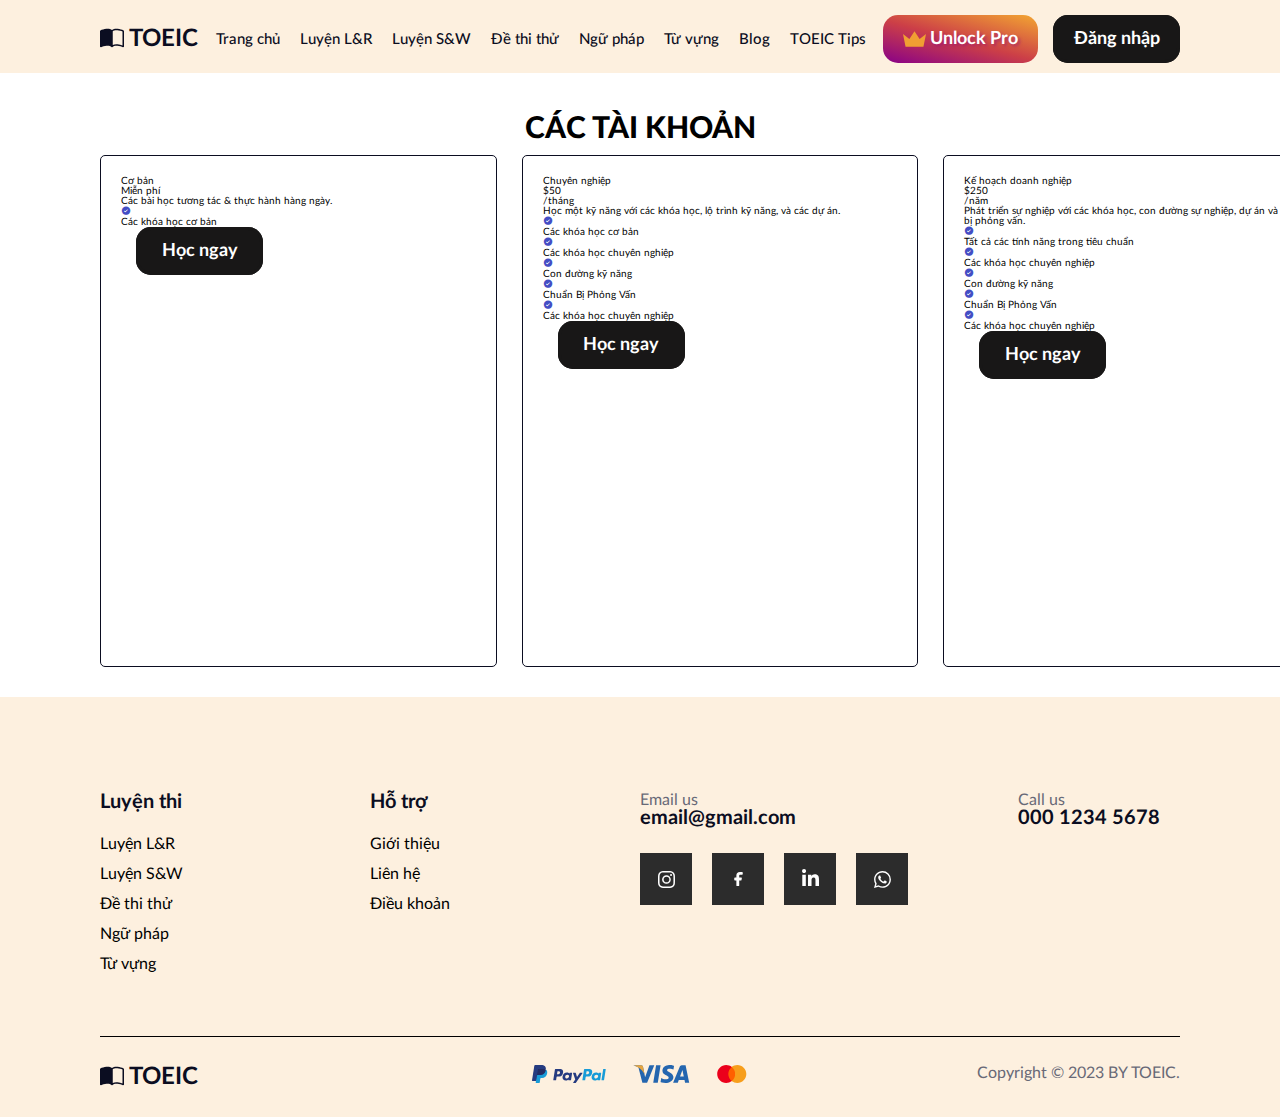
<file: prenium.html>
<!DOCTYPE html>
<html lang="en">
    <head>
        <meta charset="UTF-8" />
        <meta name="viewport" content="width=device-width, initial-scale=1.0" />
        <!-- Favicon -->
        <link
            rel="shortcut icon"
            href="./assets/favicon/favicon.ico"
            type="image/x-icon"
        />
        <link
            rel="stylesheet"
            href="https://stackpath.bootstrapcdn.com/font-awesome/4.7.0/css/font-awesome.min.css"
        />
        <!-- Nhúng CDN Font Awesome -->
        <link rel="preconnect" href="https://cdnjs.cloudflare.com" />
        <link
            rel="stylesheet"
            href="https://cdnjs.cloudflare.com/ajax/libs/font-awesome/6.4.0/css/all.min.css"
            integrity="sha512-iecdLmaskl7CVkqkXNQ/ZH/XLlvWZOJyj7Yy7tcenmpD1ypASozpmT/E0iPtmFIB46ZmdtAc9eNBvH0H/ZpiBw=="
            crossorigin="anonymous"
            referrerpolicy="no-referrer"
        />
        <!-- Style CSS -->
        <link rel="stylesheet" href="./assets/font/stylesheet.css" />
        <!-- Responsive -->
        <link rel="stylesheet" href="./assets/css/responsive.css" />
        <!-- Reset CSS -->
        <link rel="stylesheet" href="./assets/css/reset.css" />
        <!-- Font  -->
        <link rel="stylesheet" href="./assets/css/style.css" />
        <!--Style Prenium CSS-->
        <link rel="stylesheet" href="./assets/css/prenium.css" />
        <!-- icon -->
        <link
            href="https://unpkg.com/boxicons@2.1.4/css/boxicons.min.css"
            rel="stylesheet"
        />
        <title>Từ vựng</title>
    </head>
    <body>
        <header class="header">
            <div class="content nav-content">
                <nav class="navbar">
                    <!--nav mobile-->
                    <label for="nav-mobile-input" class="nav_bars-btn">
                        <svg
                            xmlns="http://www.w3.org/2000/svg"
                            viewBox="0 0 448 512"
                        >
                            <!--! Font Awesome Pro 6.4.2 by @fontawesome - https://fontawesome.com License - https://fontawesome.com/license (Commercial License) Copyright 2023 Fonticons, Inc. -->
                            <path
                                d="M0 96C0 78.3 14.3 64 32 64H416c17.7 0 32 14.3 32 32s-14.3 32-32 32H32C14.3 128 0 113.7 0 96zM0 256c0-17.7 14.3-32 32-32H416c17.7 0 32 14.3 32 32s-14.3 32-32 32H32c-17.7 0-32-14.3-32-32zM448 416c0 17.7-14.3 32-32 32H32c-17.7 0-32-14.3-32-32s14.3-32 32-32H416c17.7 0 32 14.3 32 32z"
                            />
                        </svg>
                    </label>

                    <input
                        type="checkbox"
                        id="nav-mobile-input"
                        class="nav-input"
                        value=""
                    />

                    <!--Nav_overlay-->
                    <label for="nav-mobile-input" class="nav_overlay"></label>

                    <nav class="nav-mobile">
                        <label for="nav-mobile-input" class="nav-mobile-close">
                            <svg
                                xmlns="http://www.w3.org/2000/svg"
                                viewBox="0 0 352 512"
                            >
                                <!-- Font Awesome Pro 5.15.4 by @fontawesome - https://fontawesome.com License - https://fontawesome.com/license (Commercial License) -->
                                <path
                                    d="M242.72 256l100.07-100.07c12.28-12.28 12.28-32.19 0-44.48l-22.24-22.24c-12.28-12.28-32.19-12.28-44.48 0L176 189.28 75.93 89.21c-12.28-12.28-32.19-12.28-44.48 0L9.21 111.45c-12.28 12.28-12.28 32.19 0 44.48L109.28 256 9.21 356.07c-12.28 12.28-12.28 32.19 0 44.48l22.24 22.24c12.28 12.28 32.2 12.28 44.48 0L176 322.72l100.07 100.07c12.28 12.28 32.2 12.28 44.48 0l22.24-22.24c12.28-12.28 12.28-32.19 0-44.48L242.72 256z"
                                />
                            </svg>
                        </label>
                        <ul class="nav-mobile-list">
                            <li>
                                <a href="./index.html" class="item-nav-mobile"
                                    >Trang&nbsp;chủ</a
                                >
                            </li>
                            <li>
                                <a
                                    href="./Listen_Reading.html"
                                    class="item-nav-mobile"
                                    >Luyện&nbsp;L&R</a
                                >
                            </li>
                            <li>
                                <a
                                    href="./Speaking_Writing.html"
                                    class="item-nav-mobile"
                                    >Luyện&nbsp;S&W</a
                                >
                            </li>
                            <li>
                                <a
                                    href="./Mock_exams.html"
                                    class="item-nav-mobile"
                                    >Đề&nbsp;thi&nbsp;thử</a
                                >
                            </li>
                            <li>
                                <a href="./grammar.html" class="item-nav-mobile"
                                    >Ngữ&nbsp;pháp</a
                                >
                            </li>
                            <li>
                                <a href="./voca.html" class="item-nav-mobile"
                                    >Từ&nbsp;vựng</a
                                >
                            </li>
                            <li>
                                <a href="./blog.html" class="item-nav-mobile">Blog</a>
                            </li>
                            <li>
                                <a href="./toeic-tip.html" class="item-nav-mobile"
                                    >TOEIC&nbsp;Tips</a
                                >
                            </li>
                            <li>
                                <a href="./login.html" class="item-nav-mobile"
                                    >Đăng&nbsp;nhập</a
                                >
                            </li>
                        </ul>
                    </nav>
                    <!-- Logo -->
                    <div class="Logo-nav">
                        <a href="./index.html" class="Logo">
                            <img
                                src="./assets/img/Logo.svg"
                                alt="Logo"
                                class="lg"
                            />
                            <p class="desc-Logo">TOEIC</p>
                        </a>
                    </div>

                    <!-- Navigation pc-->
                    <ul class="nav-items">
                        <li>
                            <a href="./index.html" class="item"
                                >Trang&nbsp;chủ</a
                            >
                        </li>
                        <li>
                            <a href="./Listen_Reading.html" class="item"
                                >Luyện&nbsp;L&R</a
                            >
                        </li>
                        <li>
                            <a href="./Speaking_Writing.html" class="item"
                                >Luyện&nbsp;S&W</a
                            >
                        </li>
                        <li>
                            <a href="./Mock_exams.html" class="item"
                                >Đề&nbsp;thi&nbsp;thử</a
                            >
                        </li>
                        <li>
                            <a href="./grammar.html" class="item"
                                >Ngữ&nbsp;pháp</a
                            >
                        </li>
                        <li>
                            <a href="./voca.html" class="item">Từ&nbsp;vựng</a>
                        </li>
                        <li>
                            <a href="./blog.html" class="item">Blog</a>
                        </li>
                        <li>
                            <a href="./toeic-tip.html" class="item">TOEIC&nbsp;Tips</a>
                        </li>
                    </ul>

                    <!-- Button -->
                    <div class="actions">
                        <a href="./prenium.html" class="pro btn">
                            <svg
                                xmlns="http://www.w3.org/2000/svg"
                                viewBox="0 0 36 24"
                            >
                                <path
                                    d="m18 0 8 12 10-8-4 20H4L0 4l10 8 8-12z"
                                ></path>
                            </svg>
                            <p>Unlock&nbsp;Pro</p>
                        </a>
                        <a href="./login.html" class="log btn" id="log">
                            <p class="text">Đăng&nbsp;nhập</p>
                        </a>
                    </div>
                </nav>
            </div>
        </header>

        <div class="main-prenium">
            <div class="Text">
                <h2>CÁC&nbsp;TÀI&nbsp;KHOẢN</h2>
            </div>
            <div class="Group1">
                <div class="box prenium-left">
                    <div class="in-box">
                        <div class="noidung">
                            <div class="test-pre">Cơ&nbsp;bản</div>
                            <div class="cost">
                                <div class="tien">Miễn&nbsp;phí</div>
                                <div class="tgian"></div>
                            </div>
                            <div class="mota-prenium">
                                Các bài học tương tác & thực hành hàng ngày.
                            </div>
                        </div>
                        <div class="prenium-lists">
                            <div class="prenium-list">
                                <div class="vector">
                                    <i
                                        class="bx bxs-check-circle"
                                        style="color: #434ec4"
                                    ></i>
                                </div>
                                <div class="name-prenium-list">
                                    Các khóa học cơ bản
                                </div>
                            </div>
                        </div>
                        <div class="k-hoc">
                            <div class="head-actions">
                                <a
                                    class="log btn head-btn hoc-ngay prenium-hocngay"
                                    href="#"
                                >
                                    <p class="text">Học&nbsp;ngay</p>
                                </a>
                            </div>
                        </div>
                    </div>
                </div>
                <div class="box prenium-mid">
                    <div class="in-box">
                        <div class="noidung">
                            <div class="test-pre">Chuyên&nbsp;nghiệp</div>
                            <div class="cost">
                                <div class="tien">$50</div>
                                <div class="tgian">/tháng</div>
                            </div>
                            <div class="mota-prenium">
                                Học một kỹ năng với các khóa học, lộ trình kỹ
                                năng, và các dự án.
                            </div>
                        </div>
                        <div class="prenium-lists">
                            <div class="prenium-list">
                                <div class="vector">
                                    <i
                                        class="bx bxs-check-circle"
                                        style="color: #434ec4"
                                    ></i>
                                </div>
                                <div class="name-prenium-list">
                                    Các khóa học cơ bản
                                </div>
                            </div>
                            <div class="prenium-list">
                                <div class="vector">
                                    <i
                                        class="bx bxs-check-circle"
                                        style="color: #434ec4"
                                    ></i>
                                </div>
                                <div class="name-prenium-list">
                                    Các khóa học chuyên nghiệp
                                </div>
                            </div>
                            <div class="prenium-list">
                                <div class="vector">
                                    <i
                                        class="bx bxs-check-circle"
                                        style="color: #434ec4"
                                    ></i>
                                </div>
                                <div class="name-prenium-list">
                                    Con đường kỹ năng
                                </div>
                            </div>
                            <div class="prenium-list">
                                <div class="vector">
                                    <i
                                        class="bx bxs-check-circle"
                                        style="color: #434ec4"
                                    ></i>
                                </div>
                                <div class="name-prenium-list">
                                    Chuẩn Bị Phỏng Vấn
                                </div>
                            </div>
                            <div class="prenium-list">
                                <div class="vector">
                                    <i
                                        class="bx bxs-check-circle"
                                        style="color: #434ec4"
                                    ></i>
                                </div>
                                <div class="name-prenium-list">
                                    Các khóa học chuyên nghiệp
                                </div>
                            </div>
                        </div>
                        <div class="k-hoc">
                            <div class="head-actions">
                                <a
                                    class="log btn head-btn hoc-ngay prenium-hocngay"
                                    href="#"
                                >
                                    <p class="text">Học&nbsp;ngay</p>
                                </a>
                            </div>
                        </div>
                    </div>
                </div>
                <div class="box prenium-right">
                    <div class="in-box">
                        <div class="noidung">
                            <div class="test-pre">Kế hoạch doanh nghiệp</div>
                            <div class="cost">
                                <div class="tien">$250</div>
                                <div class="tgian">/năm</div>
                            </div>
                            <div class="mota-prenium">
                                Phát triển sự nghiệp với các khóa học, con đường
                                sự nghiệp, dự án và chuẩn bị phỏng vấn.
                            </div>
                        </div>
                        <div class="prenium-lists">
                            <div class="prenium-list">
                                <div class="vector">
                                    <i
                                        class="bx bxs-check-circle"
                                        style="color: #434ec4"
                                    ></i>
                                </div>
                                <div class="name-prenium-list">
                                    Tất cả các tính năng trong tiêu chuẩn
                                </div>
                            </div>
                            <div class="prenium-list">
                                <div class="vector">
                                    <i
                                        class="bx bxs-check-circle"
                                        style="color: #434ec4"
                                    ></i>
                                </div>
                                <div class="name-prenium-list">
                                    Các khóa học chuyên nghiệp
                                </div>
                            </div>
                            <div class="prenium-list">
                                <div class="vector">
                                    <i
                                        class="bx bxs-check-circle"
                                        style="color: #434ec4"
                                    ></i>
                                </div>
                                <div class="name-prenium-list">
                                    Con đường kỹ năng
                                </div>
                            </div>
                            <div class="prenium-list">
                                <div class="vector">
                                    <i
                                        class="bx bxs-check-circle"
                                        style="color: #434ec4"
                                    ></i>
                                </div>
                                <div class="name-prenium-list">
                                    Chuẩn Bị Phỏng Vấn
                                </div>
                            </div>
                            <div class="prenium-list">
                                <div class="vector">
                                    <i
                                        class="bx bxs-check-circle"
                                        style="color: #434ec4"
                                    ></i>
                                </div>
                                <div class="name-prenium-list">
                                    Các khóa học chuyên nghiệp
                                </div>
                            </div>
                        </div>
                        <div class="k-hoc">
                            <div class="head-actions">
                                <a
                                    class="log btn head-btn hoc-ngay prenium-hocngay"
                                    href="#"
                                >
                                    <p class="text">Học&nbsp;ngay</p>
                                </a>
                            </div>
                        </div>
                    </div>
                </div>
            </div>
        </div>
        <footer class="footer">
            <div class="content">
                <div class="row row-top">
                    <div class="column-1">
                        <h2 class="heading">Luyện&nbsp;thi</h2>
                        <ul class="list">
                            <li class="item">
                                <a href="./Listen_Reading.html"
                                    >Luyện&nbsp;L&R</a
                                >
                            </li>
                            <li class="item">
                                <a href="./Speaking_Writing.html"
                                    >Luyện&nbsp;S&W</a
                                >
                            </li>
                            <li class="item">
                                <a href="./Mock_exams.html"
                                    >Đề&nbsp;thi&nbsp;thử</a
                                >
                            </li>
                            <li class="item">
                                <a href="./grammar.html">Ngữ&nbsp;pháp</a>
                            </li>
                            <li class="item">
                                <a href="./voca.html">Từ&nbsp;vựng</a>
                            </li>
                        </ul>
                    </div>

                    <div class="column-2">
                        <h2 class="heading">Hỗ&nbsp;trợ</h2>
                        <ul class="list">
                            <li class="item">
                                <a href="./aboutus.html">Giới&nbsp;thiệu</a>
                            </li>
                            <li class="item">
                                <a href="./contact.html">Liên&nbsp;hệ</a>
                            </li>
                            <li class="item">
                                <a href="./term.html">Điều&nbsp;khoản</a>
                            </li>
                        </ul>
                    </div>

                    <div class="column-3">
                        <div class="email-call mail">
                            <p class="desc-email-call">Email us</p>
                            <a href="mailto:email@gmail.com" class="mail-call"
                                >email@gmail.com</a
                            >
                            <div class="social-media">
                                <div class="card">
                                    <a
                                        href="https://www.instagram.com/xuanchinhhuynh/"
                                        class="socialContainer containerOne"
                                    >
                                        <svg
                                            class="socialSvg instagramSvg"
                                            viewBox="0 0 16 16"
                                        >
                                            <path
                                                d="M8 0C5.829 0 5.556.01 4.703.048 3.85.088 3.269.222 2.76.42a3.917 3.917 0 0 0-1.417.923A3.927 3.927 0 0 0 .42 2.76C.222 3.268.087 3.85.048 4.7.01 5.555 0 5.827 0 8.001c0 2.172.01 2.444.048 3.297.04.852.174 1.433.372 1.942.205.526.478.972.923 1.417.444.445.89.719 1.416.923.51.198 1.09.333 1.942.372C5.555 15.99 5.827 16 8 16s2.444-.01 3.298-.048c.851-.04 1.434-.174 1.943-.372a3.916 3.916 0 0 0 1.416-.923c.445-.445.718-.891.923-1.417.197-.509.332-1.09.372-1.942C15.99 10.445 16 10.173 16 8s-.01-2.445-.048-3.299c-.04-.851-.175-1.433-.372-1.941a3.926 3.926 0 0 0-.923-1.417A3.911 3.911 0 0 0 13.24.42c-.51-.198-1.092-.333-1.943-.372C10.443.01 10.172 0 7.998 0h.003zm-.717 1.442h.718c2.136 0 2.389.007 3.232.046.78.035 1.204.166 1.486.275.373.145.64.319.92.599.28.28.453.546.598.92.11.281.24.705.275 1.485.039.843.047 1.096.047 3.231s-.008 2.389-.047 3.232c-.035.78-.166 1.203-.275 1.485a2.47 2.47 0 0 1-.599.919c-.28.28-.546.453-.92.598-.28.11-.704.24-1.485.276-.843.038-1.096.047-3.232.047s-2.39-.009-3.233-.047c-.78-.036-1.203-.166-1.485-.276a2.478 2.478 0 0 1-.92-.598 2.48 2.48 0 0 1-.6-.92c-.109-.281-.24-.705-.275-1.485-.038-.843-.046-1.096-.046-3.233 0-2.136.008-2.388.046-3.231.036-.78.166-1.204.276-1.486.145-.373.319-.64.599-.92.28-.28.546-.453.92-.598.282-.11.705-.24 1.485-.276.738-.034 1.024-.044 2.515-.045v.002zm4.988 1.328a.96.96 0 1 0 0 1.92.96.96 0 0 0 0-1.92zm-4.27 1.122a4.109 4.109 0 1 0 0 8.217 4.109 4.109 0 0 0 0-8.217zm0 1.441a2.667 2.667 0 1 1 0 5.334 2.667 2.667 0 0 1 0-5.334z"
                                            ></path>
                                        </svg>
                                    </a>

                                    <a
                                        href="https://www.facebook.com/xuanchinhhuynh"
                                        class="socialContainer containerTwo"
                                    >
                                        <svg
                                            class="fb socialSvg icon flat-color"
                                            fill="#000000"
                                            width="800px"
                                            height="800px"
                                            viewBox="0 0 24 24"
                                            id="facebook"
                                            data-name="Flat Color"
                                            xmlns="http://www.w3.org/2000/svg"
                                        >
                                            <path
                                                id="primary"
                                                d="M14,6h3a1,1,0,0,0,1-1V3a1,1,0,0,0-1-1H14A5,5,0,0,0,9,7v3H7a1,1,0,0,0-1,1v2a1,1,0,0,0,1,1H9v7a1,1,0,0,0,1,1h2a1,1,0,0,0,1-1V14h2.22a1,1,0,0,0,1-.76l.5-2a1,1,0,0,0-1-1.24H13V7A1,1,0,0,1,14,6Z"
                                                style="fill: rgb(0, 0, 0)"
                                            ></path>
                                        </svg>
                                    </a>

                                    <a
                                        href="https://www.linkedin.com/in/hu%E1%BB%B3nh-xu%C3%A2n-ch%C3%ADnh-302715244/"
                                        class="socialContainer containerThree"
                                    >
                                        <svg
                                            class="socialSvg linkdinSvg"
                                            viewBox="0 0 448 512"
                                        >
                                            <path
                                                d="M100.28 448H7.4V148.9h92.88zM53.79 108.1C24.09 108.1 0 83.5 0 53.8a53.79 53.79 0 0 1 107.58 0c0 29.7-24.1 54.3-53.79 54.3zM447.9 448h-92.68V302.4c0-34.7-.7-79.2-48.29-79.2-48.29 0-55.69 37.7-55.69 76.7V448h-92.78V148.9h89.08v40.8h1.3c12.4-23.5 42.69-48.3 87.88-48.3 94 0 111.28 61.9 111.28 142.3V448z"
                                            ></path>
                                        </svg>
                                    </a>

                                    <a
                                        href="#!"
                                        class="socialContainer containerFour"
                                    >
                                        <svg
                                            class="socialSvg whatsappSvg"
                                            viewBox="0 0 16 16"
                                        >
                                            <path
                                                d="M13.601 2.326A7.854 7.854 0 0 0 7.994 0C3.627 0 .068 3.558.064 7.926c0 1.399.366 2.76 1.057 3.965L0 16l4.204-1.102a7.933 7.933 0 0 0 3.79.965h.004c4.368 0 7.926-3.558 7.93-7.93A7.898 7.898 0 0 0 13.6 2.326zM7.994 14.521a6.573 6.573 0 0 1-3.356-.92l-.24-.144-2.494.654.666-2.433-.156-.251a6.56 6.56 0 0 1-1.007-3.505c0-3.626 2.957-6.584 6.591-6.584a6.56 6.56 0 0 1 4.66 1.931 6.557 6.557 0 0 1 1.928 4.66c-.004 3.639-2.961 6.592-6.592 6.592zm3.615-4.934c-.197-.099-1.17-.578-1.353-.646-.182-.065-.315-.099-.445.099-.133.197-.513.646-.627.775-.114.133-.232.148-.43.05-.197-.1-.836-.308-1.592-.985-.59-.525-.985-1.175-1.103-1.372-.114-.198-.011-.304.088-.403.087-.088.197-.232.296-.346.1-.114.133-.198.198-.33.065-.134.034-.248-.015-.347-.05-.099-.445-1.076-.612-1.47-.16-.389-.323-.335-.445-.34-.114-.007-.247-.007-.38-.007a.729.729 0 0 0-.529.247c-.182.198-.691.677-.691 1.654 0 .977.71 1.916.81 2.049.098.133 1.394 2.132 3.383 2.992.47.205.84.326 1.129.418.475.152.904.129 1.246.08.38-.058 1.171-.48 1.338-.943.164-.464.164-.86.114-.943-.049-.084-.182-.133-.38-.232z"
                                            ></path>
                                        </svg>
                                    </a>
                                </div>
                            </div>
                        </div>
                    </div>

                    <div class="column-4">
                        <div class="email-call call">
                            <p class="desc-email-call">Call&nbsp;us</p>
                            <a href="tel:00012345678" class="mail-call"
                                >000&nbsp;1234&nbsp;5678</a
                            >
                        </div>
                    </div>
                </div>
                <div class="row row-bottom">
                    <!-- Logo -->
                    <div class="footer-Logo">
                        <a href="./index.html" class="Logo">
                            <img
                                src="./assets/img/Logo.svg"
                                alt="Logo"
                                class="lg"
                            />
                            <p class="desc-Logo">TOEIC</p>
                        </a>
                    </div>

                    <!-- Bank -->
                    <div class="footer-bank">
                        <img
                            src="./assets/img/Bank.svg"
                            alt="Bank"
                            class="bank"
                        />
                    </div>

                    <div class="footer-copyright">
                        <p class="copy-right">
                            Copyright&nbsp;©&nbsp;2023&nbsp;BY&nbsp;TOEIC.
                        </p>
                    </div>
                </div>
            </div>
        </footer>

        <a href="#" class="btn-to-top">
            <i class="fa-solid fa-jet-fighter-up"></i>
        </a>

        <!-- Nhúng Javascript -->
        <script src="./assets/js/vocabulary.js"></script>
        <script src="./assets/js/go-top.js"></script>
        <script src="./assets/js/if_log.js"></script>

    </body>
</html>
</file>
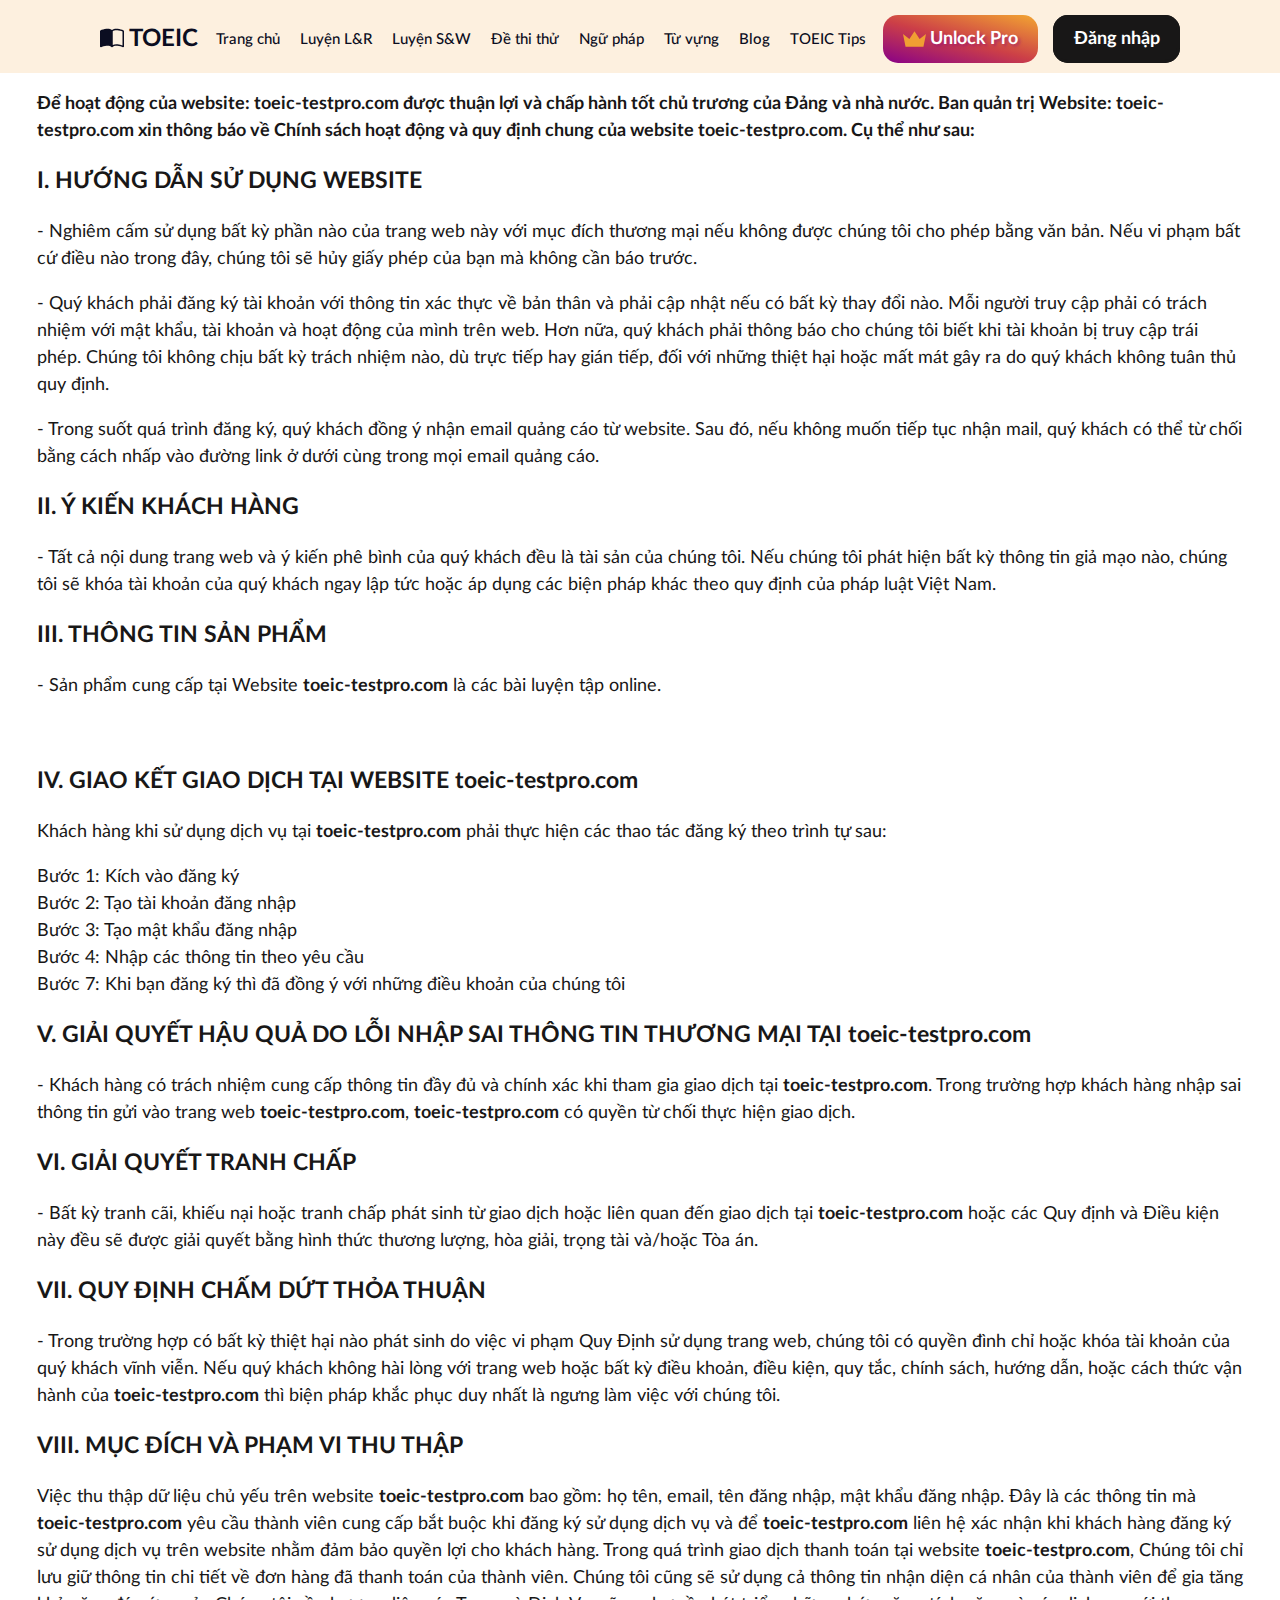
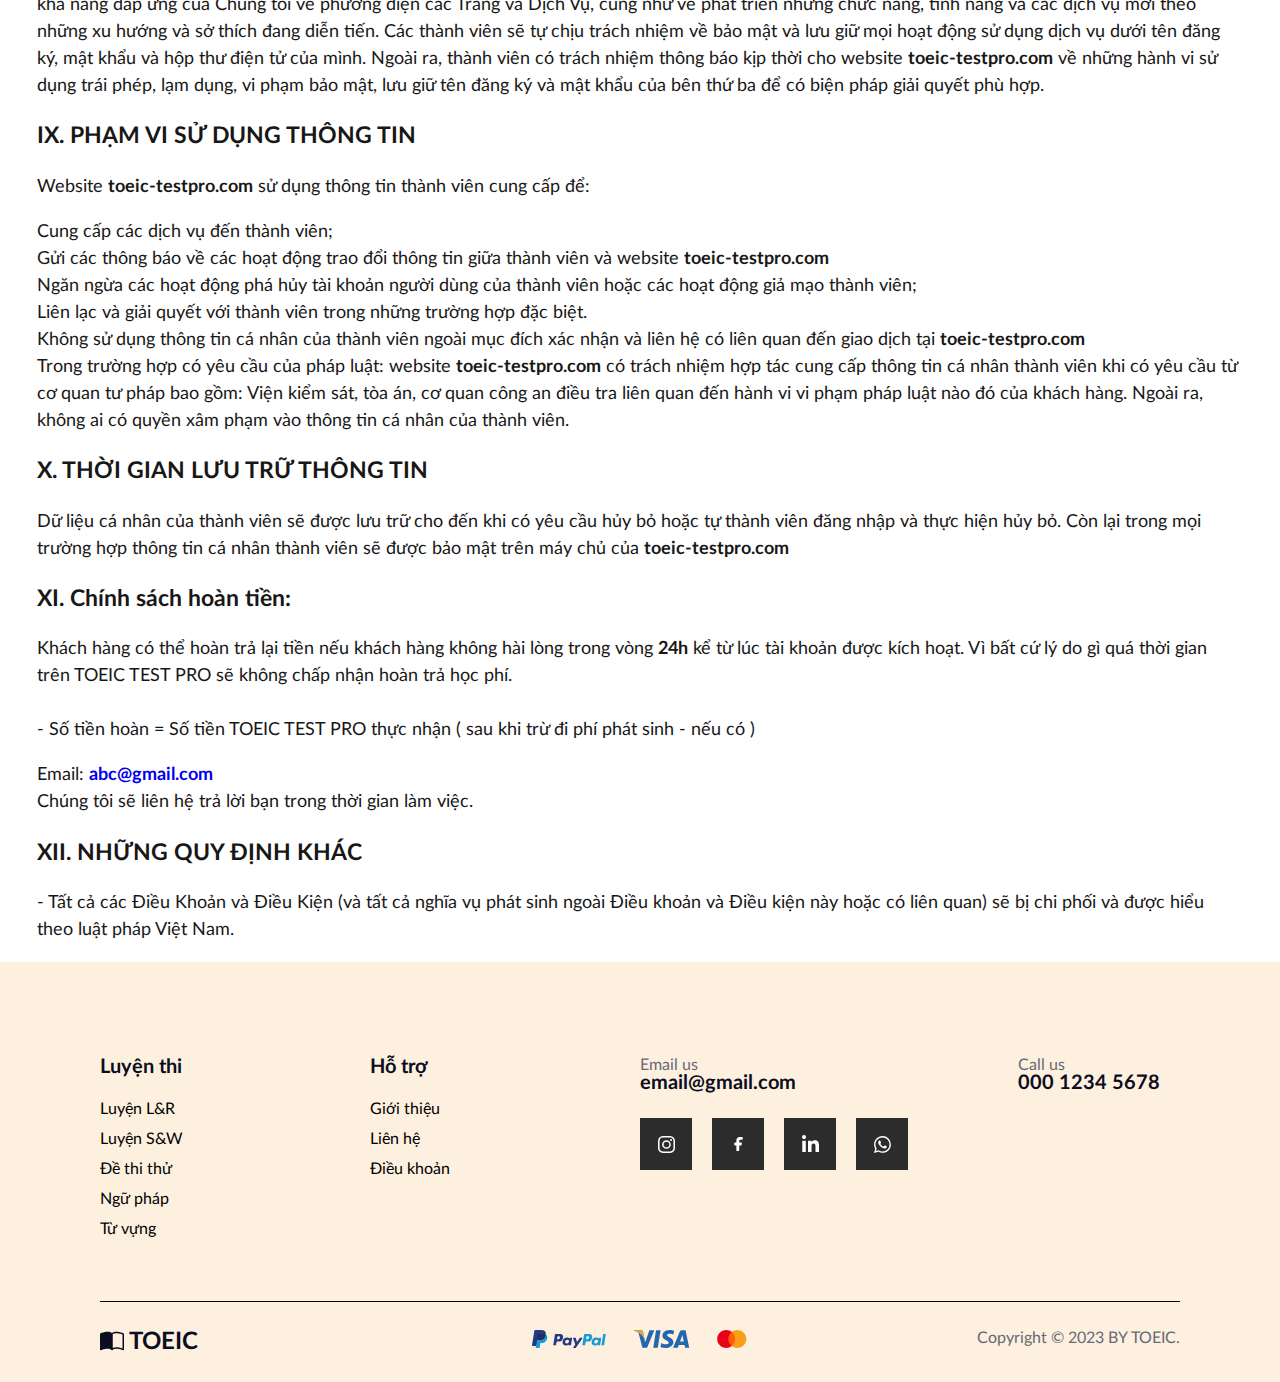
<file: term.html>
<!DOCTYPE html>
<html lang="en">
    <head>
        <meta charset="UTF-8" />
        <meta name="viewport" content="width=device-width, initial-scale=1.0" />
        <!-- Favicon -->
        <link
            rel="shortcut icon"
            href="./assets/favicon/favicon.ico"
            type="image/x-icon"
        />
        <!-- Nhúng CDN Font Awesome -->
        <link rel="preconnect" href="https://cdnjs.cloudflare.com" />
        <link
            rel="stylesheet"
            href="https://cdnjs.cloudflare.com/ajax/libs/font-awesome/6.4.0/css/all.min.css"
            integrity="sha512-iecdLmaskl7CVkqkXNQ/ZH/XLlvWZOJyj7Yy7tcenmpD1ypASozpmT/E0iPtmFIB46ZmdtAc9eNBvH0H/ZpiBw=="
            crossorigin="anonymous"
            referrerpolicy="no-referrer"
        />
        <!-- Style CSS -->
        <link rel="stylesheet" href="./assets/font/stylesheet.css" />
        <!-- Responsive -->
        <link rel="stylesheet" href="./assets/css/responsive.css" />
        <!-- Reset CSS -->
        <link rel="stylesheet" href="./assets/css/reset.css" />
        <!-- Font  -->
        <link rel="stylesheet" href="./assets/css/style.css" />
        <!-- Term CSS -->
        <link rel="stylesheet" href="./assets/css/term.css" />
        <title>Điều khoản - Web luyện thi TOEIC</title>
    </head>
    <body>
        <header class="header">
            <div class="content nav-content">
                <nav class="navbar">
                    <!--nav mobile-->
                    <label for="nav-mobile-input" class="nav_bars-btn">
                        <svg
                            xmlns="http://www.w3.org/2000/svg"
                            viewBox="0 0 448 512"
                        >
                            <!--! Font Awesome Pro 6.4.2 by @fontawesome - https://fontawesome.com License - https://fontawesome.com/license (Commercial License) Copyright 2023 Fonticons, Inc. -->
                            <path
                                d="M0 96C0 78.3 14.3 64 32 64H416c17.7 0 32 14.3 32 32s-14.3 32-32 32H32C14.3 128 0 113.7 0 96zM0 256c0-17.7 14.3-32 32-32H416c17.7 0 32 14.3 32 32s-14.3 32-32 32H32c-17.7 0-32-14.3-32-32zM448 416c0 17.7-14.3 32-32 32H32c-17.7 0-32-14.3-32-32s14.3-32 32-32H416c17.7 0 32 14.3 32 32z"
                            />
                        </svg>
                    </label>

                    <input
                        type="checkbox"
                        id="nav-mobile-input"
                        class="nav-input"
                        value=""
                    />

                    <!--Nav_overlay-->
                    <label for="nav-mobile-input" class="nav_overlay"></label>

                    <nav class="nav-mobile">
                        <label for="nav-mobile-input" class="nav-mobile-close">
                            <svg
                                xmlns="http://www.w3.org/2000/svg"
                                viewBox="0 0 352 512"
                            >
                                <!-- Font Awesome Pro 5.15.4 by @fontawesome - https://fontawesome.com License - https://fontawesome.com/license (Commercial License) -->
                                <path
                                    d="M242.72 256l100.07-100.07c12.28-12.28 12.28-32.19 0-44.48l-22.24-22.24c-12.28-12.28-32.19-12.28-44.48 0L176 189.28 75.93 89.21c-12.28-12.28-32.19-12.28-44.48 0L9.21 111.45c-12.28 12.28-12.28 32.19 0 44.48L109.28 256 9.21 356.07c-12.28 12.28-12.28 32.19 0 44.48l22.24 22.24c12.28 12.28 32.2 12.28 44.48 0L176 322.72l100.07 100.07c12.28 12.28 32.2 12.28 44.48 0l22.24-22.24c12.28-12.28 12.28-32.19 0-44.48L242.72 256z"
                                />
                            </svg>
                        </label>
                        <ul class="nav-mobile-list">
                            <li>
                                <a href="./index.html" class="item-nav-mobile"
                                    >Trang&nbsp;chủ</a
                                >
                            </li>
                            <li>
                                <a
                                    href="./Listen_Reading.html"
                                    class="item-nav-mobile"
                                    >Luyện&nbsp;L&R</a
                                >
                            </li>
                            <li>
                                <a
                                    href="./Speaking_Writing.html"
                                    class="item-nav-mobile"
                                    >Luyện&nbsp;S&W</a
                                >
                            </li>
                            <li>
                                <a
                                    href="./Mock_exams.html"
                                    class="item-nav-mobile"
                                    >Đề&nbsp;thi&nbsp;thử</a
                                >
                            </li>
                            <li>
                                <a href="./grammar.html" class="item-nav-mobile"
                                    >Ngữ&nbsp;pháp</a
                                >
                            </li>
                            <li>
                                <a href="./voca.html" class="item-nav-mobile"
                                    >Từ&nbsp;vựng</a
                                >
                            </li>
                            <li>
                                <a href="./blog.html" class="item-nav-mobile">Blog</a>
                            </li>
                            <li>
                                <a href="./toeic-tip.html" class="item-nav-mobile"
                                    >TOEIC&nbsp;Tips</a
                                >
                            </li>
                            <li>
                                <a href="./login.html" class="item-nav-mobile"
                                    >Đăng&nbsp;nhập</a
                                >
                            </li>
                        </ul>
                    </nav>
                    <!-- Logo -->
                    <div class="Logo-nav">
                        <a href="./index.html" class="Logo">
                            <img
                                src="./assets/img/Logo.svg"
                                alt="Logo"
                                class="lg"
                            />
                            <p class="desc-Logo">TOEIC</p>
                        </a>
                    </div>

                    <!-- Navigation pc-->
                    <ul class="nav-items">
                        <li>
                            <a href="./index.html" class="item"
                                >Trang&nbsp;chủ</a
                            >
                        </li>
                        <li>
                            <a href="./Listen_Reading.html" class="item"
                                >Luyện&nbsp;L&R</a
                            >
                        </li>
                        <li>
                            <a href="./Speaking_Writing.html" class="item"
                                >Luyện&nbsp;S&W</a
                            >
                        </li>
                        <li>
                            <a href="./Mock_exams.html" class="item"
                                >Đề&nbsp;thi&nbsp;thử</a
                            >
                        </li>
                        <li>
                            <a href="./grammar.html" class="item"
                                >Ngữ&nbsp;pháp</a
                            >
                        </li>
                        <li>
                            <a href="./voca.html" class="item">Từ&nbsp;vựng</a>
                        </li>
                        <li>
                            <a href="./blog.html" class="item">Blog</a>
                        </li>
                        <li>
                            <a href="./toeic-tip.html" class="item">TOEIC&nbsp;Tips</a>
                        </li>
                    </ul>

                    <!-- Button -->
                    <div class="actions">
                        <a href="./prenium.html" class="pro btn" id="log">
                            <svg
                                xmlns="http://www.w3.org/2000/svg"
                                viewBox="0 0 36 24"
                            >
                                <path
                                    d="m18 0 8 12 10-8-4 20H4L0 4l10 8 8-12z"
                                ></path>
                            </svg>
                            <p>Unlock&nbsp;Pro</p>
                        </a>
                        <a href="./login.html" class="log btn">
                            <p class="text">Đăng&nbsp;nhập</p>
                        </a>
                    </div>
                </nav>
            </div>
        </header>

        <div class="phara">
            <div class="paper">
                <p>
                    <a class="indam"
                        >Để hoạt động của
                        website:&nbsp;toeic-testpro.com&nbsp;được thuận lợi và
                        chấp hành tốt chủ trương của Đảng và nhà nước. Ban quản
                        trị Website:&nbsp;toeic-testpro.com&nbsp;xin thông báo
                        về Chính sách hoạt động và quy định chung của
                        website&nbsp;toeic-testpro.com. Cụ thể như sau:</a
                    >
                </p>
                <h3><a class="indam">I. HƯỚNG DẪN SỬ DỤNG WEBSITE</a></h3>
                <p>
                    - Nghiêm cấm sử dụng bất kỳ phần nào của trang web này với
                    mục đích thương mại nếu không được chúng tôi cho phép bằng
                    văn bản. Nếu vi phạm bất cứ điều nào trong đây, chúng tôi sẽ
                    hủy giấy phép của bạn mà không cần báo trước.
                </p>
                <p>
                    - Quý khách phải đăng ký tài khoản với thông tin xác thực về
                    bản thân và phải cập nhật nếu có bất kỳ thay đổi nào. Mỗi
                    người truy cập phải có trách nhiệm với mật khẩu, tài khoản
                    và hoạt động của mình trên web. Hơn nữa, quý khách phải
                    thông báo cho chúng tôi biết khi tài khoản bị truy cập trái
                    phép. Chúng tôi không chịu bất kỳ trách nhiệm nào, dù trực
                    tiếp hay gián tiếp, đối với những thiệt hại hoặc mất mát gây
                    ra do quý khách không tuân thủ quy định.
                </p>
                <p>
                    - Trong suốt quá trình đăng ký, quý khách đồng ý nhận email
                    quảng cáo từ website. Sau đó, nếu không muốn tiếp tục nhận
                    mail, quý khách có thể từ chối bằng cách nhấp vào đường link
                    ở dưới cùng trong mọi email quảng cáo.
                </p>
                <h3><a class="indam">II. Ý KIẾN KHÁCH HÀNG</a></h3>
                <p>
                    - Tất cả nội dung trang web và ý kiến phê bình của quý khách
                    đều là tài sản của chúng tôi. Nếu chúng tôi phát hiện bất kỳ
                    thông tin giả mạo nào, chúng tôi sẽ khóa tài khoản của quý
                    khách ngay lập tức hoặc áp dụng các biện pháp khác theo quy
                    định của pháp luật Việt Nam.
                </p>
                <h3><a class="indam">III. THÔNG TIN SẢN PHẨM</a></h3>
                <p>
                    - Sản phẩm cung cấp tại Website&nbsp;<a class="indam"
                        >toeic-testpro.com</a
                    >
                    là các bài luyện tập online.
                </p>
                <p>&nbsp;</p>
                <h3>
                    <a class="indam"
                        >IV. GIAO KẾT GIAO DỊCH TẠI WEBSITE toeic-testpro.com</a
                    >
                </h3>
                <p>
                    Khách hàng khi sử dụng dịch vụ tại&nbsp;<a class="indam"
                        >toeic-testpro.com</a
                    >&nbsp;phải thực hiện các thao tác đăng ký theo trình tự
                    sau:
                </p>
                <ul>
                    <li>Bước 1: Kích vào đăng ký</li>
                    <li>Bước 2: Tạo tài khoản đăng nhập</li>
                    <li>Bước 3: Tạo mật khẩu đăng nhập</li>
                    <li>Bước 4: Nhập các thông tin theo yêu cầu</li>
                    <li>
                        Bước 7: Khi bạn đăng ký thì đã đồng ý với những điều
                        khoản của chúng tôi
                    </li>
                </ul>
                <h3>
                    <a class="indam"
                        >V. GIẢI QUYẾT HẬU QUẢ DO LỖI NHẬP SAI THÔNG TIN THƯƠNG
                        MẠI TẠI toeic-testpro.com</a
                    >
                </h3>
                <p>
                    - Khách hàng có trách nhiệm cung cấp thông tin đầy đủ và
                    chính xác khi tham gia giao dịch tại&nbsp;<a class="indam"
                        >toeic-testpro.com</a
                    >. Trong trường hợp khách hàng nhập sai thông tin gửi vào
                    trang web&nbsp;<a class="indam">toeic-testpro.com</a
                    >,&nbsp;<a class="indam">toeic-testpro.com</a> có quyền từ
                    chối thực hiện giao dịch.
                </p>
                <h3><a class="indam">VI. GIẢI QUYẾT TRANH CHẤP</a></h3>
                <p>
                    - Bất kỳ tranh cãi, khiếu nại hoặc tranh chấp phát sinh từ
                    giao dịch hoặc liên quan đến giao dịch tại&nbsp;<a
                        class="indam"
                        >toeic-testpro.com</a
                    >&nbsp;hoặc các Quy định và Điều kiện này đều sẽ được giải
                    quyết bằng hình thức thương lượng, hòa giải, trọng tài
                    và/hoặc Tòa án.
                </p>
                <h3><a class="indam">VII. QUY ĐỊNH CHẤM DỨT THỎA THUẬN</a></h3>
                <p>
                    - Trong trường hợp có bất kỳ thiệt hại nào phát sinh do việc
                    vi phạm Quy Định sử dụng trang web, chúng tôi có quyền đình
                    chỉ hoặc khóa tài khoản của quý khách vĩnh viễn. Nếu quý
                    khách không hài lòng với trang web hoặc bất kỳ điều khoản,
                    điều kiện, quy tắc, chính sách, hướng dẫn, hoặc cách thức
                    vận hành của&nbsp;<a class="indam">toeic-testpro.com</a
                    >&nbsp;thì biện pháp khắc phục duy nhất là ngưng làm việc
                    với chúng tôi.
                </p>
                <h3><a class="indam">VIII. MỤC ĐÍCH VÀ PHẠM VI THU THẬP</a></h3>
                <p>
                    Việc thu thập dữ liệu chủ yếu trên website&nbsp;<a
                        class="indam"
                        >toeic-testpro.com</a
                    >
                    bao gồm: họ tên, email, tên đăng nhập, mật khẩu đăng nhập.
                    Đây là các thông tin mà
                    <a class="indam">toeic-testpro.com</a>&nbsp;yêu cầu thành
                    viên cung cấp bắt buộc khi đăng ký sử dụng dịch vụ và
                    để&nbsp;<a class="indam">toeic-testpro.com</a>&nbsp;liên hệ
                    xác nhận khi khách hàng đăng ký sử dụng dịch vụ trên website
                    nhằm đảm bảo quyền lợi cho khách hàng. Trong quá trình giao
                    dịch thanh toán tại website&nbsp;<a class="indam"
                        >toeic-testpro.com</a
                    >, Chúng tôi chỉ lưu giữ thông tin chi tiết về đơn hàng đã
                    thanh toán của thành viên. Chúng tôi cũng sẽ sử dụng cả
                    thông tin nhận diện cá nhân của thành viên để gia tăng khả
                    năng đáp ứng của Chúng tôi về phương diện các Trang và Dịch
                    Vụ, cũng như về phát triển những chức năng, tính năng và các
                    dịch vụ mới theo những xu hướng và sở thích đang diễn tiến.
                    Các thành viên sẽ tự chịu trách nhiệm về bảo mật và lưu giữ
                    mọi hoạt động sử dụng dịch vụ dưới tên đăng ký, mật khẩu và
                    hộp thư điện tử của mình. Ngoài ra, thành viên có trách
                    nhiệm thông báo kịp thời cho website&nbsp;<a class="indam"
                        >toeic-testpro.com</a
                    >&nbsp;về những hành vi sử dụng trái phép, lạm dụng, vi phạm
                    bảo mật, lưu giữ tên đăng ký và mật khẩu của bên thứ ba để
                    có biện pháp giải quyết phù hợp.
                </p>
                <h3><a class="indam">IX. PHẠM VI SỬ DỤNG THÔNG TIN</a></h3>
                <p>
                    Website&nbsp;<a class="indam">toeic-testpro.com</a>&nbsp;sử
                    dụng thông tin thành viên cung cấp để:
                </p>
                <ul>
                    <li>Cung cấp các dịch vụ đến thành viên;</li>
                    <li>
                        Gửi các thông báo về các hoạt động trao đổi thông tin
                        giữa thành viên và website&nbsp;<a class="indam"
                            >toeic-testpro.com</a
                        >
                    </li>
                    <li>
                        Ngăn ngừa các hoạt động phá hủy tài khoản người dùng của
                        thành viên hoặc các hoạt động giả mạo thành viên;
                    </li>
                    <li>
                        Liên lạc và giải quyết với thành viên trong những trường
                        hợp đặc biệt.
                    </li>
                    <li>
                        Không sử dụng thông tin cá nhân của thành viên ngoài mục
                        đích xác nhận và liên hệ có liên quan đến giao dịch
                        tại&nbsp;<a class="indam">toeic-testpro.com</a>
                    </li>
                    <li>
                        Trong trường hợp có yêu cầu của pháp luật:
                        website&nbsp;<a class="indam">toeic-testpro.com</a
                        >&nbsp;có trách nhiệm hợp tác cung cấp thông tin cá nhân
                        thành viên khi có yêu cầu từ cơ quan tư pháp bao gồm:
                        Viện kiểm sát, tòa án, cơ quan công an điều tra liên
                        quan đến hành vi vi phạm pháp luật nào đó của khách
                        hàng. Ngoài ra, không ai có quyền xâm phạm vào thông tin
                        cá nhân của thành viên.
                    </li>
                </ul>
                <h3><a class="indam">X. THỜI GIAN LƯU TRỮ THÔNG TIN</a></h3>
                <p>
                    Dữ liệu cá nhân của thành viên sẽ được lưu trữ cho đến khi
                    có yêu cầu hủy bỏ hoặc tự thành viên đăng nhập và thực hiện
                    hủy bỏ. Còn lại trong mọi trường hợp thông tin cá nhân thành
                    viên sẽ được bảo mật trên máy chủ của&nbsp;<a class="indam"
                        >toeic-testpro.com</a
                    >
                </p>
                <h3><a class="indam">XI. Chính sách hoàn tiền:</a></h3>
                <p>
                    Khách hàng có thể hoàn trả lại tiền nếu khách hàng không hài
                    lòng trong vòng <a class="indam">24h</a> kể từ lúc tài khoản
                    được kích hoạt. Vì bất cứ lý do gì quá thời gian trên TOEIC
                    TEST PRO sẽ không chấp nhận hoàn trả học phí.<br /><br />-
                    Số tiền hoàn = Số tiền TOEIC TEST PRO thực nhận ( sau khi
                    trừ đi phí phát sinh - nếu có )
                </p>
                <p>
                    Email:
                    <a class="indam"
                        ><a href="abc@gmail.com" class="indam">abc@gmail.com</a
                        ><br /></a
                    >Chúng tôi sẽ liên hệ trả lời bạn trong thời gian làm việc.
                </p>
                <h3><a class="indam">XII. NHỮNG QUY ĐỊNH KHÁC</a></h3>
                <p>
                    - Tất cả các Điều Khoản và Điều Kiện (và tất cả nghĩa vụ
                    phát sinh ngoài Điều khoản và Điều kiện này hoặc có liên
                    quan) sẽ bị chi phối và được hiểu theo luật pháp Việt Nam.
                </p>
            </div>
        </div>

        <footer class="footer">
            <div class="content">
                <div class="row row-top">
                    <div class="column-1">
                        <h2 class="heading">Luyện&nbsp;thi</h2>
                        <ul class="list">
                            <li class="item">
                                <a href="./Listen_Reading.html"
                                    >Luyện&nbsp;L&R</a
                                >
                            </li>
                            <li class="item">
                                <a href="./Speaking_Writing.html"
                                    >Luyện&nbsp;S&W</a
                                >
                            </li>
                            <li class="item">
                                <a href="./Mock_exams.html"
                                    >Đề&nbsp;thi&nbsp;thử</a
                                >
                            </li>
                            <li class="item">
                                <a href="./grammar.html">Ngữ&nbsp;pháp</a>
                            </li>
                            <li class="item">
                                <a href="./voca.html">Từ&nbsp;vựng</a>
                            </li>
                        </ul>
                    </div>

                    <div class="column-2">
                        <h2 class="heading">Hỗ&nbsp;trợ</h2>
                        <ul class="list">
                            <li class="item">
                                <a href="./aboutus.html">Giới&nbsp;thiệu</a>
                            </li>
                            <li class="item">
                                <a href="./contact.html">Liên&nbsp;hệ</a>
                            </li>
                            <li class="item">
                                <a href="./term.html">Điều&nbsp;khoản</a>
                            </li>
                        </ul>
                    </div>

                    <div class="column-3">
                        <div class="email-call mail">
                            <p class="desc-email-call">Email us</p>
                            <a href="mailto:email@gmail.com" class="mail-call"
                                >email@gmail.com</a
                            >
                            <div class="social-media">
                                <div class="card">
                                    <a
                                        href="https://www.instagram.com/xuanchinhhuynh/"
                                        class="socialContainer containerOne"
                                    >
                                        <svg
                                            class="socialSvg instagramSvg"
                                            viewBox="0 0 16 16"
                                        >
                                            <path
                                                d="M8 0C5.829 0 5.556.01 4.703.048 3.85.088 3.269.222 2.76.42a3.917 3.917 0 0 0-1.417.923A3.927 3.927 0 0 0 .42 2.76C.222 3.268.087 3.85.048 4.7.01 5.555 0 5.827 0 8.001c0 2.172.01 2.444.048 3.297.04.852.174 1.433.372 1.942.205.526.478.972.923 1.417.444.445.89.719 1.416.923.51.198 1.09.333 1.942.372C5.555 15.99 5.827 16 8 16s2.444-.01 3.298-.048c.851-.04 1.434-.174 1.943-.372a3.916 3.916 0 0 0 1.416-.923c.445-.445.718-.891.923-1.417.197-.509.332-1.09.372-1.942C15.99 10.445 16 10.173 16 8s-.01-2.445-.048-3.299c-.04-.851-.175-1.433-.372-1.941a3.926 3.926 0 0 0-.923-1.417A3.911 3.911 0 0 0 13.24.42c-.51-.198-1.092-.333-1.943-.372C10.443.01 10.172 0 7.998 0h.003zm-.717 1.442h.718c2.136 0 2.389.007 3.232.046.78.035 1.204.166 1.486.275.373.145.64.319.92.599.28.28.453.546.598.92.11.281.24.705.275 1.485.039.843.047 1.096.047 3.231s-.008 2.389-.047 3.232c-.035.78-.166 1.203-.275 1.485a2.47 2.47 0 0 1-.599.919c-.28.28-.546.453-.92.598-.28.11-.704.24-1.485.276-.843.038-1.096.047-3.232.047s-2.39-.009-3.233-.047c-.78-.036-1.203-.166-1.485-.276a2.478 2.478 0 0 1-.92-.598 2.48 2.48 0 0 1-.6-.92c-.109-.281-.24-.705-.275-1.485-.038-.843-.046-1.096-.046-3.233 0-2.136.008-2.388.046-3.231.036-.78.166-1.204.276-1.486.145-.373.319-.64.599-.92.28-.28.546-.453.92-.598.282-.11.705-.24 1.485-.276.738-.034 1.024-.044 2.515-.045v.002zm4.988 1.328a.96.96 0 1 0 0 1.92.96.96 0 0 0 0-1.92zm-4.27 1.122a4.109 4.109 0 1 0 0 8.217 4.109 4.109 0 0 0 0-8.217zm0 1.441a2.667 2.667 0 1 1 0 5.334 2.667 2.667 0 0 1 0-5.334z"
                                            ></path>
                                        </svg>
                                    </a>

                                    <a
                                        href="https://www.facebook.com/xuanchinhhuynh"
                                        class="socialContainer containerTwo"
                                    >
                                        <svg
                                            class="fb socialSvg icon flat-color"
                                            fill="#000000"
                                            width="800px"
                                            height="800px"
                                            viewBox="0 0 24 24"
                                            id="facebook"
                                            data-name="Flat Color"
                                            xmlns="http://www.w3.org/2000/svg"
                                        >
                                            <path
                                                id="primary"
                                                d="M14,6h3a1,1,0,0,0,1-1V3a1,1,0,0,0-1-1H14A5,5,0,0,0,9,7v3H7a1,1,0,0,0-1,1v2a1,1,0,0,0,1,1H9v7a1,1,0,0,0,1,1h2a1,1,0,0,0,1-1V14h2.22a1,1,0,0,0,1-.76l.5-2a1,1,0,0,0-1-1.24H13V7A1,1,0,0,1,14,6Z"
                                                style="fill: rgb(0, 0, 0)"
                                            ></path>
                                        </svg>
                                    </a>

                                    <a
                                        href="https://www.linkedin.com/in/hu%E1%BB%B3nh-xu%C3%A2n-ch%C3%ADnh-302715244/"
                                        class="socialContainer containerThree"
                                    >
                                        <svg
                                            class="socialSvg linkdinSvg"
                                            viewBox="0 0 448 512"
                                        >
                                            <path
                                                d="M100.28 448H7.4V148.9h92.88zM53.79 108.1C24.09 108.1 0 83.5 0 53.8a53.79 53.79 0 0 1 107.58 0c0 29.7-24.1 54.3-53.79 54.3zM447.9 448h-92.68V302.4c0-34.7-.7-79.2-48.29-79.2-48.29 0-55.69 37.7-55.69 76.7V448h-92.78V148.9h89.08v40.8h1.3c12.4-23.5 42.69-48.3 87.88-48.3 94 0 111.28 61.9 111.28 142.3V448z"
                                            ></path>
                                        </svg>
                                    </a>

                                    <a
                                        href="#!"
                                        class="socialContainer containerFour"
                                    >
                                        <svg
                                            class="socialSvg whatsappSvg"
                                            viewBox="0 0 16 16"
                                        >
                                            <path
                                                d="M13.601 2.326A7.854 7.854 0 0 0 7.994 0C3.627 0 .068 3.558.064 7.926c0 1.399.366 2.76 1.057 3.965L0 16l4.204-1.102a7.933 7.933 0 0 0 3.79.965h.004c4.368 0 7.926-3.558 7.93-7.93A7.898 7.898 0 0 0 13.6 2.326zM7.994 14.521a6.573 6.573 0 0 1-3.356-.92l-.24-.144-2.494.654.666-2.433-.156-.251a6.56 6.56 0 0 1-1.007-3.505c0-3.626 2.957-6.584 6.591-6.584a6.56 6.56 0 0 1 4.66 1.931 6.557 6.557 0 0 1 1.928 4.66c-.004 3.639-2.961 6.592-6.592 6.592zm3.615-4.934c-.197-.099-1.17-.578-1.353-.646-.182-.065-.315-.099-.445.099-.133.197-.513.646-.627.775-.114.133-.232.148-.43.05-.197-.1-.836-.308-1.592-.985-.59-.525-.985-1.175-1.103-1.372-.114-.198-.011-.304.088-.403.087-.088.197-.232.296-.346.1-.114.133-.198.198-.33.065-.134.034-.248-.015-.347-.05-.099-.445-1.076-.612-1.47-.16-.389-.323-.335-.445-.34-.114-.007-.247-.007-.38-.007a.729.729 0 0 0-.529.247c-.182.198-.691.677-.691 1.654 0 .977.71 1.916.81 2.049.098.133 1.394 2.132 3.383 2.992.47.205.84.326 1.129.418.475.152.904.129 1.246.08.38-.058 1.171-.48 1.338-.943.164-.464.164-.86.114-.943-.049-.084-.182-.133-.38-.232z"
                                            ></path>
                                        </svg>
                                    </a>
                                </div>
                            </div>
                        </div>
                    </div>

                    <div class="column-4">
                        <div class="email-call call">
                            <p class="desc-email-call">Call&nbsp;us</p>
                            <a href="tel:00012345678" class="mail-call"
                                >000&nbsp;1234&nbsp;5678</a
                            >
                        </div>
                    </div>
                </div>
                <div class="row row-bottom">
                    <!-- Logo -->
                    <div class="footer-Logo">
                        <a href="./index.html" class="Logo">
                            <img
                                src="./assets/img/Logo.svg"
                                alt="Logo"
                                class="lg"
                            />
                            <p class="desc-Logo">TOEIC</p>
                        </a>
                    </div>

                    <!-- Bank -->
                    <div class="footer-bank">
                        <img
                            src="./assets/img/Bank.svg"
                            alt="Bank"
                            class="bank"
                        />
                    </div>

                    <div class="footer-copyright">
                        <p class="copy-right">
                            Copyright&nbsp;©&nbsp;2023&nbsp;BY&nbsp;TOEIC.
                        </p>
                    </div>
                </div>
            </div>
        </footer>

        <a href="#" class="btn-to-top">
            <i class="fa-solid fa-jet-fighter-up"></i>
        </a>

        <!-- Nhúng Javascript -->
        <script src="./assets/js/go-top.js"></script>
    </body>
</html>
</file>
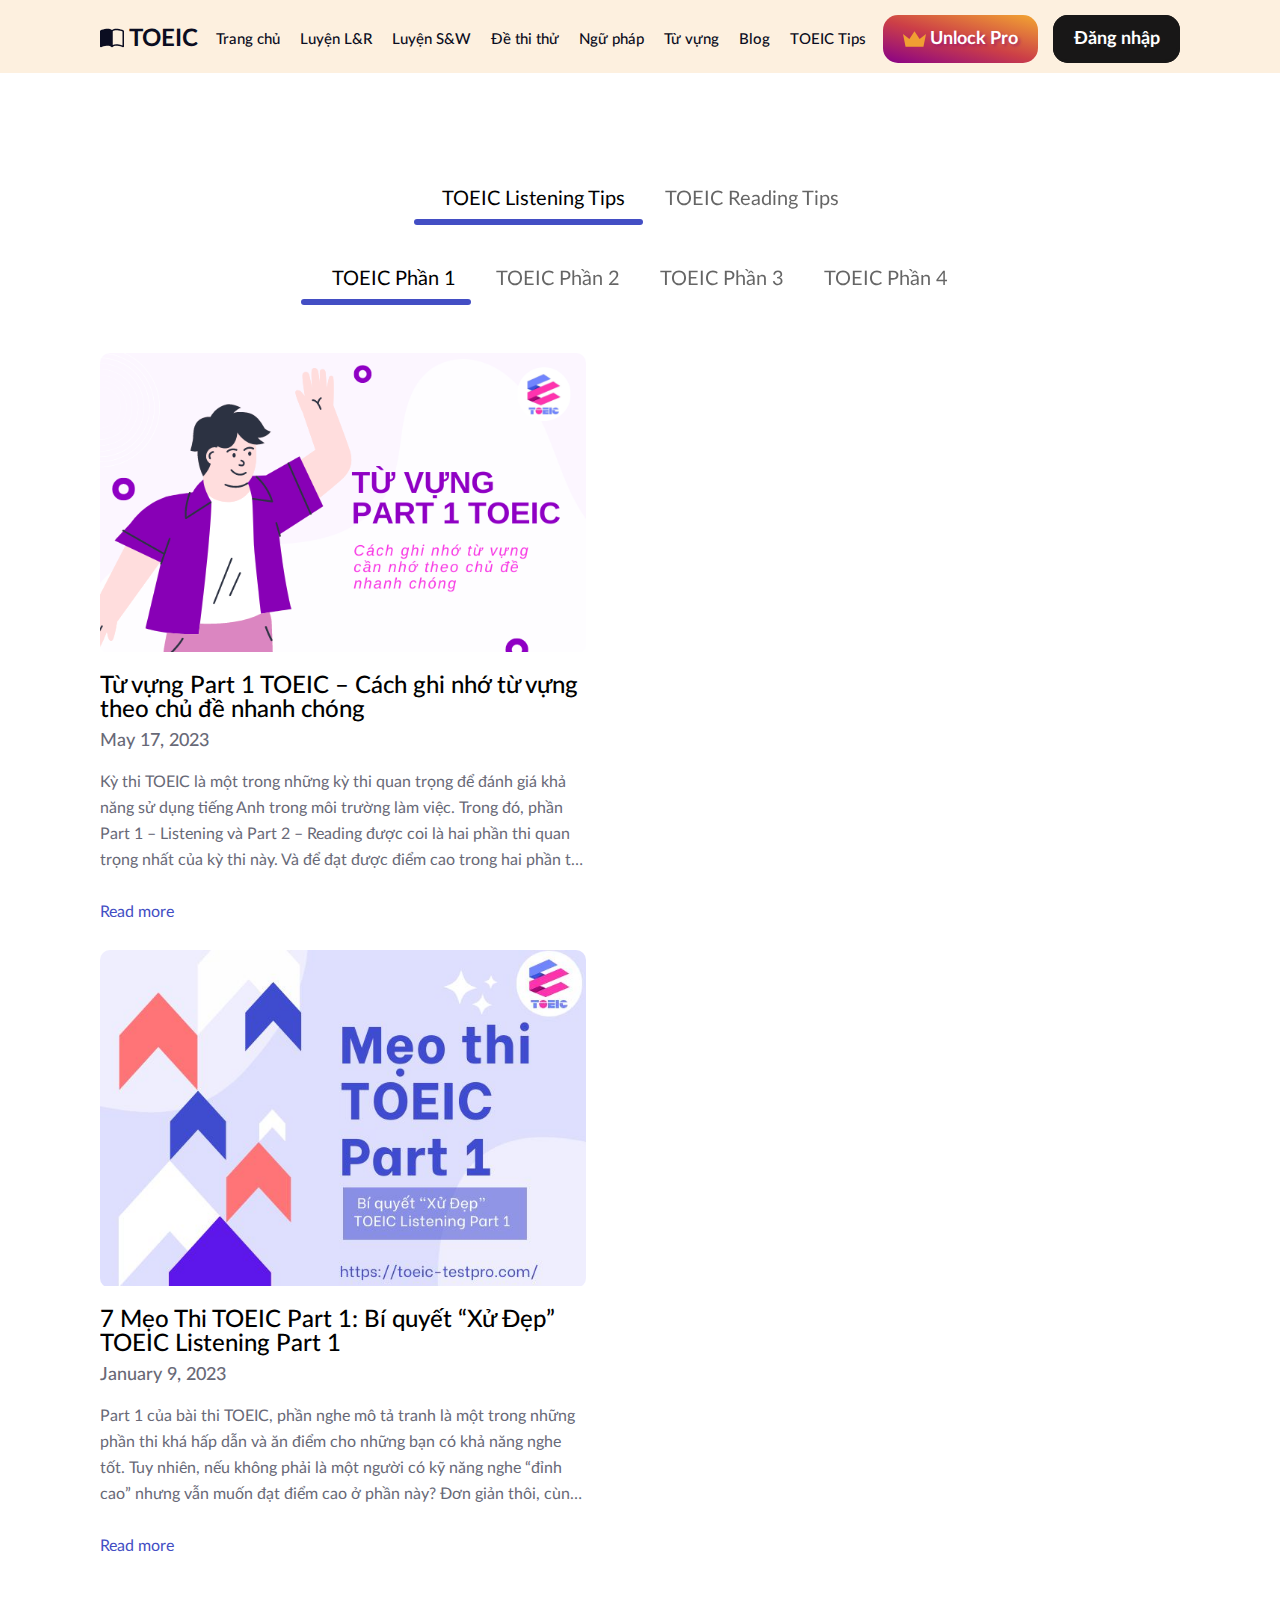
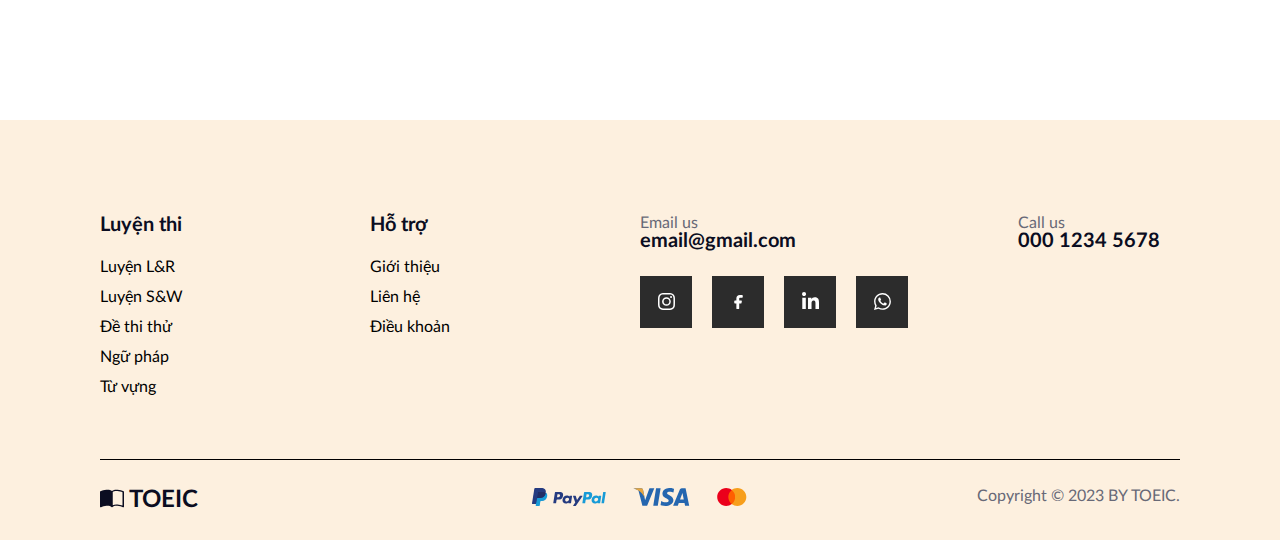
<file: toeic-tip.html>
<!DOCTYPE html>
<html lang="vi">
    <head>
        <meta charset="UTF-8" />
        <meta name="viewport" content="width=device-width, initial-scale=1.0" />
        <!-- Favicon -->
        <link
            rel="shortcut icon"
            href="./assets/favicon/favicon.ico"
            type="image/x-icon"
        />
        <!-- Nhúng CDN Font Awesome -->
        <link rel="preconnect" href="https://cdnjs.cloudflare.com" />
        <link
            rel="stylesheet"
            href="https://cdnjs.cloudflare.com/ajax/libs/font-awesome/6.4.0/css/all.min.css"
            integrity="sha512-iecdLmaskl7CVkqkXNQ/ZH/XLlvWZOJyj7Yy7tcenmpD1ypASozpmT/E0iPtmFIB46ZmdtAc9eNBvH0H/ZpiBw=="
            crossorigin="anonymous"
            referrerpolicy="no-referrer"
        />
        <!-- Font -->
        <link rel="stylesheet" href="./assets/font/stylesheet.css" />
        <!-- Reset CSS -->
        <link rel="stylesheet" href="./assets/css/reset.css" />
        <!-- Style CSS  -->
        <link rel="stylesheet" href="./assets/css/style.css" />
        <!-- Blog CSS -->
        <link rel="stylesheet" href="./assets/css/blog.css" />
        <!-- Toeic-Tip CSS -->
        <link rel="stylesheet" href="./assets/css/toeic-tip.css" />
        <!-- Responsive -->
        <link rel="stylesheet" href="./assets/css/responsive.css" />
        <title>Web luyện thi TOEIC</title>
    </head>
    <body>
        <header class="header">
            <div class="content nav-content">
                <nav class="navbar">
                    <!--nav mobile-->
                    <label for="nav-mobile-input" class="nav_bars-btn">
                        <svg
                            xmlns="http://www.w3.org/2000/svg"
                            viewBox="0 0 448 512"
                        >
                            <!--! Font Awesome Pro 6.4.2 by @fontawesome - https://fontawesome.com License - https://fontawesome.com/license (Commercial License) Copyright 2023 Fonticons, Inc. -->
                            <path
                                d="M0 96C0 78.3 14.3 64 32 64H416c17.7 0 32 14.3 32 32s-14.3 32-32 32H32C14.3 128 0 113.7 0 96zM0 256c0-17.7 14.3-32 32-32H416c17.7 0 32 14.3 32 32s-14.3 32-32 32H32c-17.7 0-32-14.3-32-32zM448 416c0 17.7-14.3 32-32 32H32c-17.7 0-32-14.3-32-32s14.3-32 32-32H416c17.7 0 32 14.3 32 32z"
                            />
                        </svg>
                    </label>

                    <input
                        type="checkbox"
                        id="nav-mobile-input"
                        class="nav-input"
                        value=""
                    />

                    <!--Nav_overlay-->
                    <label for="nav-mobile-input" class="nav_overlay"></label>

                    <nav class="nav-mobile">
                        <label for="nav-mobile-input" class="nav-mobile-close">
                            <svg
                                xmlns="http://www.w3.org/2000/svg"
                                viewBox="0 0 352 512"
                            >
                                <!-- Font Awesome Pro 5.15.4 by @fontawesome - https://fontawesome.com License - https://fontawesome.com/license (Commercial License) -->
                                <path
                                    d="M242.72 256l100.07-100.07c12.28-12.28 12.28-32.19 0-44.48l-22.24-22.24c-12.28-12.28-32.19-12.28-44.48 0L176 189.28 75.93 89.21c-12.28-12.28-32.19-12.28-44.48 0L9.21 111.45c-12.28 12.28-12.28 32.19 0 44.48L109.28 256 9.21 356.07c-12.28 12.28-12.28 32.19 0 44.48l22.24 22.24c12.28 12.28 32.2 12.28 44.48 0L176 322.72l100.07 100.07c12.28 12.28 32.2 12.28 44.48 0l22.24-22.24c12.28-12.28 12.28-32.19 0-44.48L242.72 256z"
                                />
                            </svg>
                        </label>
                        <ul class="nav-mobile-list">
                            <li>
                                <a href="./index.html" class="item-nav-mobile"
                                    >Trang&nbsp;chủ</a
                                >
                            </li>
                            <li>
                                <a
                                    href="./Listen_Reading.html"
                                    class="item-nav-mobile"
                                    >Luyện&nbsp;L&R</a
                                >
                            </li>
                            <li>
                                <a
                                    href="./Speaking_Writing.html"
                                    class="item-nav-mobile"
                                    >Luyện&nbsp;S&W</a
                                >
                            </li>
                            <li>
                                <a
                                    href="./Mock_exams.html"
                                    class="item-nav-mobile"
                                    >Đề&nbsp;thi&nbsp;thử</a
                                >
                            </li>
                            <li>
                                <a href="./grammar.html" class="item-nav-mobile"
                                    >Ngữ&nbsp;pháp</a
                                >
                            </li>
                            <li>
                                <a href="./voca.html" class="item-nav-mobile"
                                    >Từ&nbsp;vựng</a
                                >
                            </li>
                            <li>
                                <a href="./blog.html" class="item-nav-mobile">Blog</a>
                            </li>
                            <li>
                                <a href="./toeic-tip.html" class="item-nav-mobile"
                                    >TOEIC&nbsp;Tips</a
                                >
                            </li>
                            <li>
                                <a href="./login.html" class="item-nav-mobile"
                                    >Đăng&nbsp;nhập</a
                                >
                            </li>
                        </ul>
                    </nav>
                    <!-- Logo -->
                    <div class="Logo-nav">
                        <a href="./index.html" class="Logo">
                            <img
                                src="./assets/img/Logo.svg"
                                alt="Logo"
                                class="lg"
                            />
                            <p class="desc-Logo">TOEIC</p>
                        </a>
                    </div>

                    <!-- Navigation pc-->
                    <ul class="nav-items">
                        <li>
                            <a href="./index.html" class="item"
                                >Trang&nbsp;chủ</a
                            >
                        </li>
                        <li>
                            <a href="./Listen_Reading.html" class="item"
                                >Luyện&nbsp;L&R</a
                            >
                        </li>
                        <li>
                            <a href="./Speaking_Writing.html" class="item"
                                >Luyện&nbsp;S&W</a
                            >
                        </li>
                        <li>
                            <a href="./Mock_exams.html" class="item"
                                >Đề&nbsp;thi&nbsp;thử</a
                            >
                        </li>
                        <li>
                            <a href="./grammar.html" class="item"
                                >Ngữ&nbsp;pháp</a
                            >
                        </li>
                        <li>
                            <a href="./voca.html" class="item">Từ&nbsp;vựng</a>
                        </li>
                        <li>
                            <a href="./blog.html" class="item">Blog</a>
                        </li>
                        <li>
                            <a href="./toeic-tip.html" class="item">TOEIC&nbsp;Tips</a>
                        </li>
                    </ul>

                    <!-- Button -->
                    <div class="actions">
                        <a href="./prenium.html" class="pro btn" id="log">
                            <svg
                                xmlns="http://www.w3.org/2000/svg"
                                viewBox="0 0 36 24"
                            >
                                <path
                                    d="m18 0 8 12 10-8-4 20H4L0 4l10 8 8-12z"
                                ></path>
                            </svg>
                            <p>Unlock&nbsp;Pro</p>
                        </a>
                        <a href="./login.html" class="log btn">
                            <p class="text">Đăng&nbsp;nhập</p>
                        </a>
                    </div>
                </nav>
            </div>
        </header>

        <main class="main">
            <div class="tab-ui">
                <div class="content">
                    <div>
                        <!-- Tab items -->
                        <div class="tabs">
                            <div class="tab-item tab-tips active">
                                TOEIC Listening Tips
                            </div>
                            <div class="tab-item tab-tips">
                                TOEIC Reading Tips
                            </div>
                            <div class="line tab-l"></div>
                        </div>

                        <!-- Tab content -->
                        <div class="tab-content">
                            <div class="tab-pane tp-tips active">
                                <!-- Tab items -->
                                <div class="tabs">
                                    <div class="tab-item tips-listen active">
                                        TOEIC Phần&nbsp;1
                                    </div>
                                    <div class="tab-item tips-listen">
                                        TOEIC Phần&nbsp;2
                                    </div>
                                    <div class="tab-item tips-listen">
                                        TOEIC Phần&nbsp;3
                                    </div>
                                    <div class="tab-item tips-listen">
                                        TOEIC Phần&nbsp;4
                                    </div>
                                    <div class="line l-tips-listen"></div>
                                </div>

                                <!-- Tab content -->
                                <div class="tab-content">
                                    <div class="tab-pane tp-tips-listen active">
                                        <div id="part1"></div>
                                        <div class="continute-btn">
                                            <a
                                                href="#!"
                                                class="btn readmore ctn"
                                                id="load-more-part1"
                                            >
                                                <span class="txt"
                                                    >Xem tiếp</span
                                                >
                                            </a>
                                        </div>
                                    </div>
                                    <div class="tab-pane tp-tips-listen">
                                        <div id="part2"></div>
                                        <div class="continute-btn">
                                            <a
                                                href="#!"
                                                class="btn readmore ctn"
                                                id="load-more-part2"
                                            >
                                                <span class="txt"
                                                    >Xem tiếp</span
                                                >
                                            </a>
                                        </div>
                                    </div>
                                    <div class="tab-pane tp-tips-listen">
                                        <div id="part3"></div>
                                        <div class="continute-btn">
                                            <a
                                                href="#!"
                                                class="btn readmore ctn"
                                                id="load-more-part3"
                                            >
                                                <span class="txt"
                                                    >Xem tiếp</span
                                                >
                                            </a>
                                        </div>
                                    </div>
                                    <div class="tab-pane tp-tips-listen">
                                        <div id="part4"></div>
                                        <div class="continute-btn">
                                            <a
                                                href="#!"
                                                class="btn readmore ctn"
                                                id="load-more-part4"
                                            >
                                                <span class="txt"
                                                    >Xem tiếp</span
                                                >
                                            </a>
                                        </div>
                                    </div>
                                </div>
                            </div>
                            <div class="tab-pane tp-tips">
                                <div class="tabs">
                                    <div class="tab-item tips-read active">
                                        TOEIC Phần&nbsp;5
                                    </div>
                                    <div class="tab-item tips-read">
                                        TOEIC Phần&nbsp;6
                                    </div>
                                    <div class="tab-item tips-read">
                                        TOEIC Phần&nbsp;7
                                    </div>
                                    <div class="line l-tips-read"></div>
                                </div>

                                <!-- Tab content -->
                                <div class="tab-content">
                                    <div class="tab-pane tp-tips-read active">
                                        <div id="part5"></div>
                                        <div class="continute-btn">
                                            <a
                                                href="#!"
                                                class="btn readmore ctn"
                                                id="load-more-part5"
                                            >
                                                <span class="txt"
                                                    >Xem tiếp</span
                                                >
                                            </a>
                                        </div>
                                    </div>
                                    <div class="tab-pane tp-tips-read">
                                        <div id="part6"></div>
                                        <div class="continute-btn">
                                            <a
                                                href="#!"
                                                class="btn readmore ctn"
                                                id="load-more-part6"
                                            >
                                                <span class="txt"
                                                    >Xem tiếp</span
                                                >
                                            </a>
                                        </div>
                                    </div>
                                    <div class="tab-pane tp-tips-read">
                                        <div id="part7"></div>
                                        <div class="continute-btn">
                                            <a
                                                href="#!"
                                                class="btn readmore ctn"
                                                id="load-more-part7"
                                            >
                                                <span class="txt"
                                                    >Xem tiếp</span
                                                >
                                            </a>
                                        </div>
                                    </div>
                                </div>
                            </div>
                        </div>
                    </div>
                </div>
            </div>
        </main>

        <footer class="footer">
            <div class="content">
                <div class="row row-top">
                    <div class="column-1">
                        <h2 class="heading">Luyện&nbsp;thi</h2>
                        <ul class="list">
                            <li class="item">
                                <a href="./Listen_Reading.html"
                                    >Luyện&nbsp;L&R</a
                                >
                            </li>
                            <li class="item">
                                <a href="./Speaking_Writing.html"
                                    >Luyện&nbsp;S&W</a
                                >
                            </li>
                            <li class="item">
                                <a href="./Mock_exams.html"
                                    >Đề&nbsp;thi&nbsp;thử</a
                                >
                            </li>
                            <li class="item">
                                <a href="./grammar.html">Ngữ&nbsp;pháp</a>
                            </li>
                            <li class="item">
                                <a href="./voca.html">Từ&nbsp;vựng</a>
                            </li>
                        </ul>
                    </div>

                    <div class="column-2">
                        <h2 class="heading">Hỗ&nbsp;trợ</h2>
                        <ul class="list">
                            <li class="item">
                                <a href="./aboutus.html">Giới&nbsp;thiệu</a>
                            </li>
                            <li class="item">
                                <a href="./contact.html">Liên&nbsp;hệ</a>
                            </li>
                            <li class="item">
                                <a href="./term.html">Điều&nbsp;khoản</a>
                            </li>
                        </ul>
                    </div>

                    <div class="column-3">
                        <div class="email-call mail">
                            <p class="desc-email-call">Email us</p>
                            <a href="mailto:email@gmail.com" class="mail-call"
                                >email@gmail.com</a
                            >
                            <div class="social-media">
                                <div class="card">
                                    <a
                                        href="https://www.instagram.com/xuanchinhhuynh/"
                                        class="socialContainer containerOne"
                                    >
                                        <svg
                                            class="socialSvg instagramSvg"
                                            viewBox="0 0 16 16"
                                        >
                                            <path
                                                d="M8 0C5.829 0 5.556.01 4.703.048 3.85.088 3.269.222 2.76.42a3.917 3.917 0 0 0-1.417.923A3.927 3.927 0 0 0 .42 2.76C.222 3.268.087 3.85.048 4.7.01 5.555 0 5.827 0 8.001c0 2.172.01 2.444.048 3.297.04.852.174 1.433.372 1.942.205.526.478.972.923 1.417.444.445.89.719 1.416.923.51.198 1.09.333 1.942.372C5.555 15.99 5.827 16 8 16s2.444-.01 3.298-.048c.851-.04 1.434-.174 1.943-.372a3.916 3.916 0 0 0 1.416-.923c.445-.445.718-.891.923-1.417.197-.509.332-1.09.372-1.942C15.99 10.445 16 10.173 16 8s-.01-2.445-.048-3.299c-.04-.851-.175-1.433-.372-1.941a3.926 3.926 0 0 0-.923-1.417A3.911 3.911 0 0 0 13.24.42c-.51-.198-1.092-.333-1.943-.372C10.443.01 10.172 0 7.998 0h.003zm-.717 1.442h.718c2.136 0 2.389.007 3.232.046.78.035 1.204.166 1.486.275.373.145.64.319.92.599.28.28.453.546.598.92.11.281.24.705.275 1.485.039.843.047 1.096.047 3.231s-.008 2.389-.047 3.232c-.035.78-.166 1.203-.275 1.485a2.47 2.47 0 0 1-.599.919c-.28.28-.546.453-.92.598-.28.11-.704.24-1.485.276-.843.038-1.096.047-3.232.047s-2.39-.009-3.233-.047c-.78-.036-1.203-.166-1.485-.276a2.478 2.478 0 0 1-.92-.598 2.48 2.48 0 0 1-.6-.92c-.109-.281-.24-.705-.275-1.485-.038-.843-.046-1.096-.046-3.233 0-2.136.008-2.388.046-3.231.036-.78.166-1.204.276-1.486.145-.373.319-.64.599-.92.28-.28.546-.453.92-.598.282-.11.705-.24 1.485-.276.738-.034 1.024-.044 2.515-.045v.002zm4.988 1.328a.96.96 0 1 0 0 1.92.96.96 0 0 0 0-1.92zm-4.27 1.122a4.109 4.109 0 1 0 0 8.217 4.109 4.109 0 0 0 0-8.217zm0 1.441a2.667 2.667 0 1 1 0 5.334 2.667 2.667 0 0 1 0-5.334z"
                                            ></path>
                                        </svg>
                                    </a>

                                    <a
                                        href="https://www.facebook.com/xuanchinhhuynh"
                                        class="socialContainer containerTwo"
                                    >
                                        <svg
                                            class="fb socialSvg icon flat-color"
                                            fill="#000000"
                                            width="800px"
                                            height="800px"
                                            viewBox="0 0 24 24"
                                            id="facebook"
                                            data-name="Flat Color"
                                            xmlns="http://www.w3.org/2000/svg"
                                        >
                                            <path
                                                id="primary"
                                                d="M14,6h3a1,1,0,0,0,1-1V3a1,1,0,0,0-1-1H14A5,5,0,0,0,9,7v3H7a1,1,0,0,0-1,1v2a1,1,0,0,0,1,1H9v7a1,1,0,0,0,1,1h2a1,1,0,0,0,1-1V14h2.22a1,1,0,0,0,1-.76l.5-2a1,1,0,0,0-1-1.24H13V7A1,1,0,0,1,14,6Z"
                                                style="fill: rgb(0, 0, 0)"
                                            ></path>
                                        </svg>
                                    </a>

                                    <a
                                        href="https://www.linkedin.com/in/hu%E1%BB%B3nh-xu%C3%A2n-ch%C3%ADnh-302715244/"
                                        class="socialContainer containerThree"
                                    >
                                        <svg
                                            class="socialSvg linkdinSvg"
                                            viewBox="0 0 448 512"
                                        >
                                            <path
                                                d="M100.28 448H7.4V148.9h92.88zM53.79 108.1C24.09 108.1 0 83.5 0 53.8a53.79 53.79 0 0 1 107.58 0c0 29.7-24.1 54.3-53.79 54.3zM447.9 448h-92.68V302.4c0-34.7-.7-79.2-48.29-79.2-48.29 0-55.69 37.7-55.69 76.7V448h-92.78V148.9h89.08v40.8h1.3c12.4-23.5 42.69-48.3 87.88-48.3 94 0 111.28 61.9 111.28 142.3V448z"
                                            ></path>
                                        </svg>
                                    </a>

                                    <a
                                        href="#!"
                                        class="socialContainer containerFour"
                                    >
                                        <svg
                                            class="socialSvg whatsappSvg"
                                            viewBox="0 0 16 16"
                                        >
                                            <path
                                                d="M13.601 2.326A7.854 7.854 0 0 0 7.994 0C3.627 0 .068 3.558.064 7.926c0 1.399.366 2.76 1.057 3.965L0 16l4.204-1.102a7.933 7.933 0 0 0 3.79.965h.004c4.368 0 7.926-3.558 7.93-7.93A7.898 7.898 0 0 0 13.6 2.326zM7.994 14.521a6.573 6.573 0 0 1-3.356-.92l-.24-.144-2.494.654.666-2.433-.156-.251a6.56 6.56 0 0 1-1.007-3.505c0-3.626 2.957-6.584 6.591-6.584a6.56 6.56 0 0 1 4.66 1.931 6.557 6.557 0 0 1 1.928 4.66c-.004 3.639-2.961 6.592-6.592 6.592zm3.615-4.934c-.197-.099-1.17-.578-1.353-.646-.182-.065-.315-.099-.445.099-.133.197-.513.646-.627.775-.114.133-.232.148-.43.05-.197-.1-.836-.308-1.592-.985-.59-.525-.985-1.175-1.103-1.372-.114-.198-.011-.304.088-.403.087-.088.197-.232.296-.346.1-.114.133-.198.198-.33.065-.134.034-.248-.015-.347-.05-.099-.445-1.076-.612-1.47-.16-.389-.323-.335-.445-.34-.114-.007-.247-.007-.38-.007a.729.729 0 0 0-.529.247c-.182.198-.691.677-.691 1.654 0 .977.71 1.916.81 2.049.098.133 1.394 2.132 3.383 2.992.47.205.84.326 1.129.418.475.152.904.129 1.246.08.38-.058 1.171-.48 1.338-.943.164-.464.164-.86.114-.943-.049-.084-.182-.133-.38-.232z"
                                            ></path>
                                        </svg>
                                    </a>
                                </div>
                            </div>
                        </div>
                    </div>

                    <div class="column-4">
                        <div class="email-call call">
                            <p class="desc-email-call">Call&nbsp;us</p>
                            <a href="tel:00012345678" class="mail-call"
                                >000&nbsp;1234&nbsp;5678</a
                            >
                        </div>
                    </div>
                </div>
                <div class="row row-bottom">
                    <!-- Logo -->
                    <div class="footer-Logo">
                        <a href="./index.html" class="Logo">
                            <img
                                src="./assets/img/Logo.svg"
                                alt="Logo"
                                class="lg"
                            />
                            <p class="desc-Logo">TOEIC</p>
                        </a>
                    </div>

                    <!-- Bank -->
                    <div class="footer-bank">
                        <img
                            src="./assets/img/Bank.svg"
                            alt="Bank"
                            class="bank"
                        />
                    </div>

                    <div class="footer-copyright">
                        <p class="copy-right">
                            Copyright&nbsp;©&nbsp;2023&nbsp;BY&nbsp;TOEIC.
                        </p>
                    </div>
                </div>
            </div>
        </footer>

        <a href="#" class="btn-to-top">
            <i class="fa-solid fa-jet-fighter-up"></i>
        </a>

        <!-- Nhúng Javascript -->
        <script src="./assets/js/tip.js"></script>
        <script src="./assets/js/go-top.js"></script>
    </body>
</html>
</file>
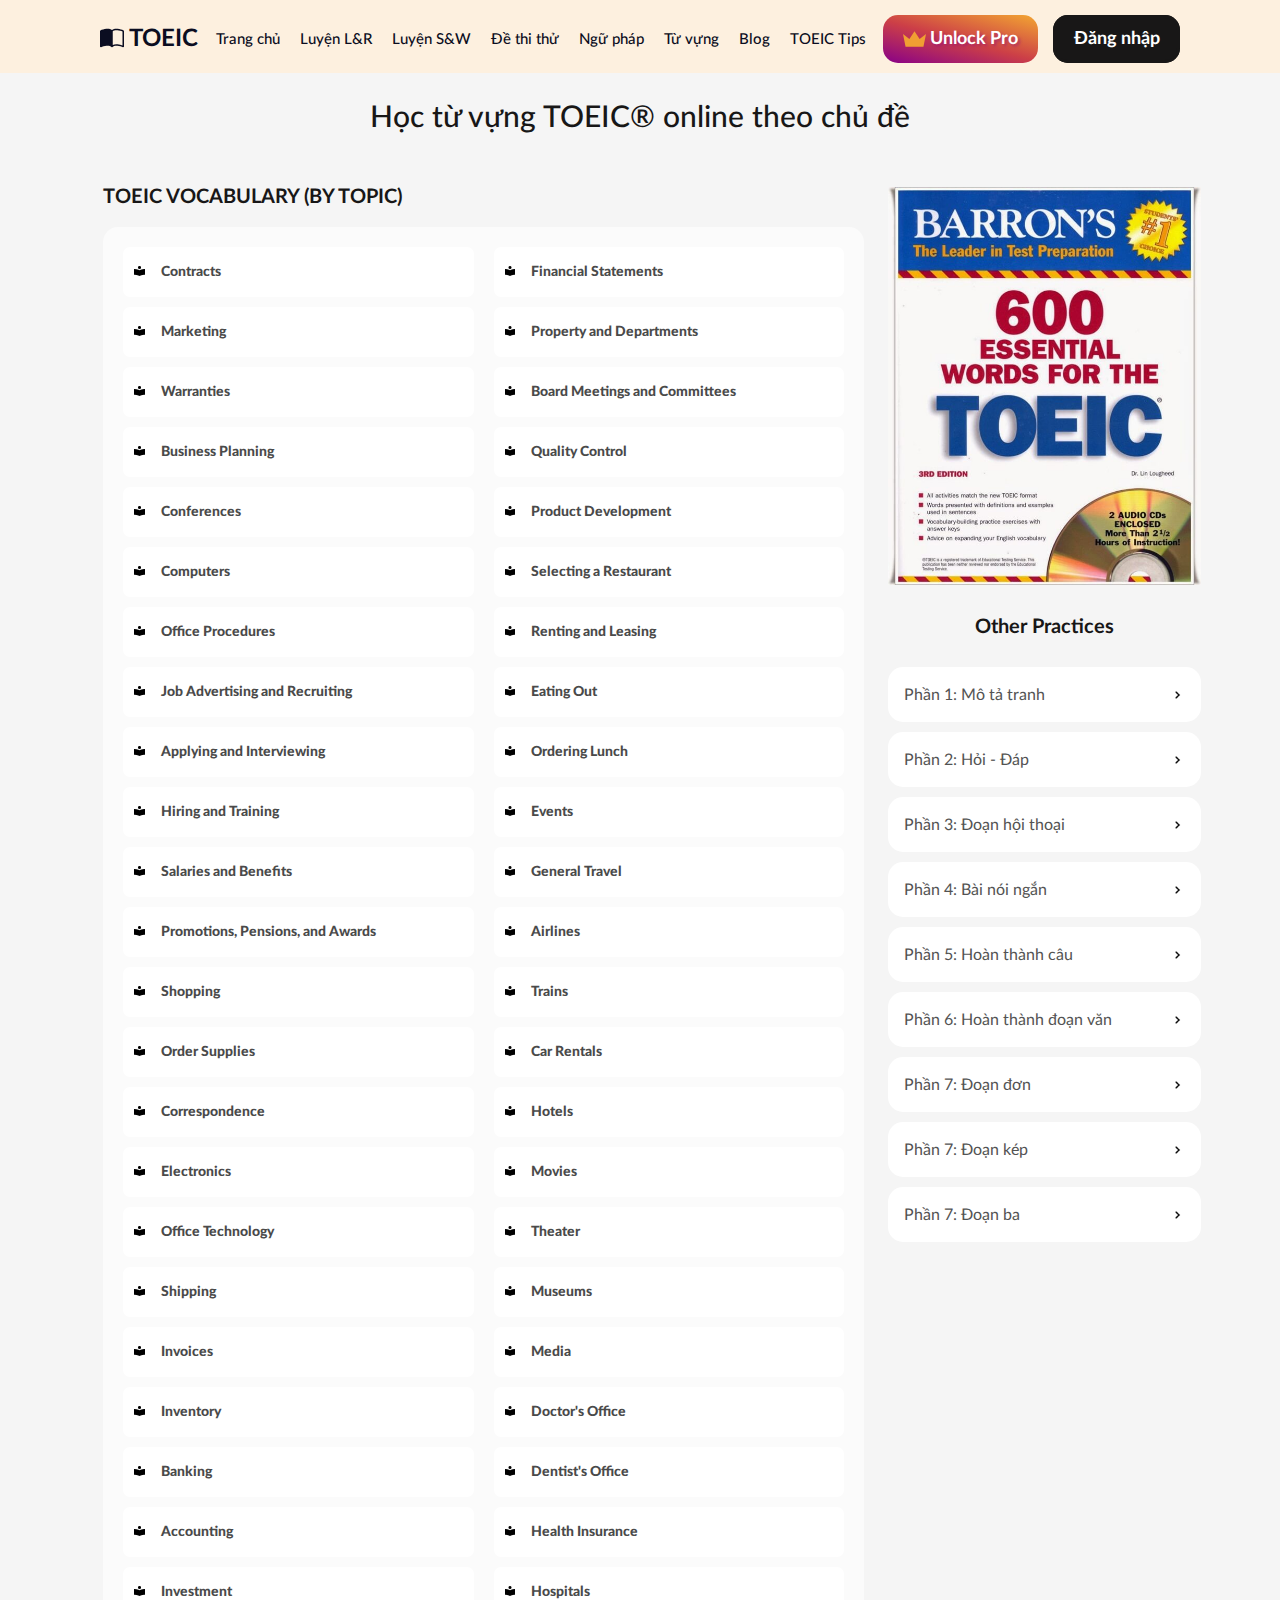
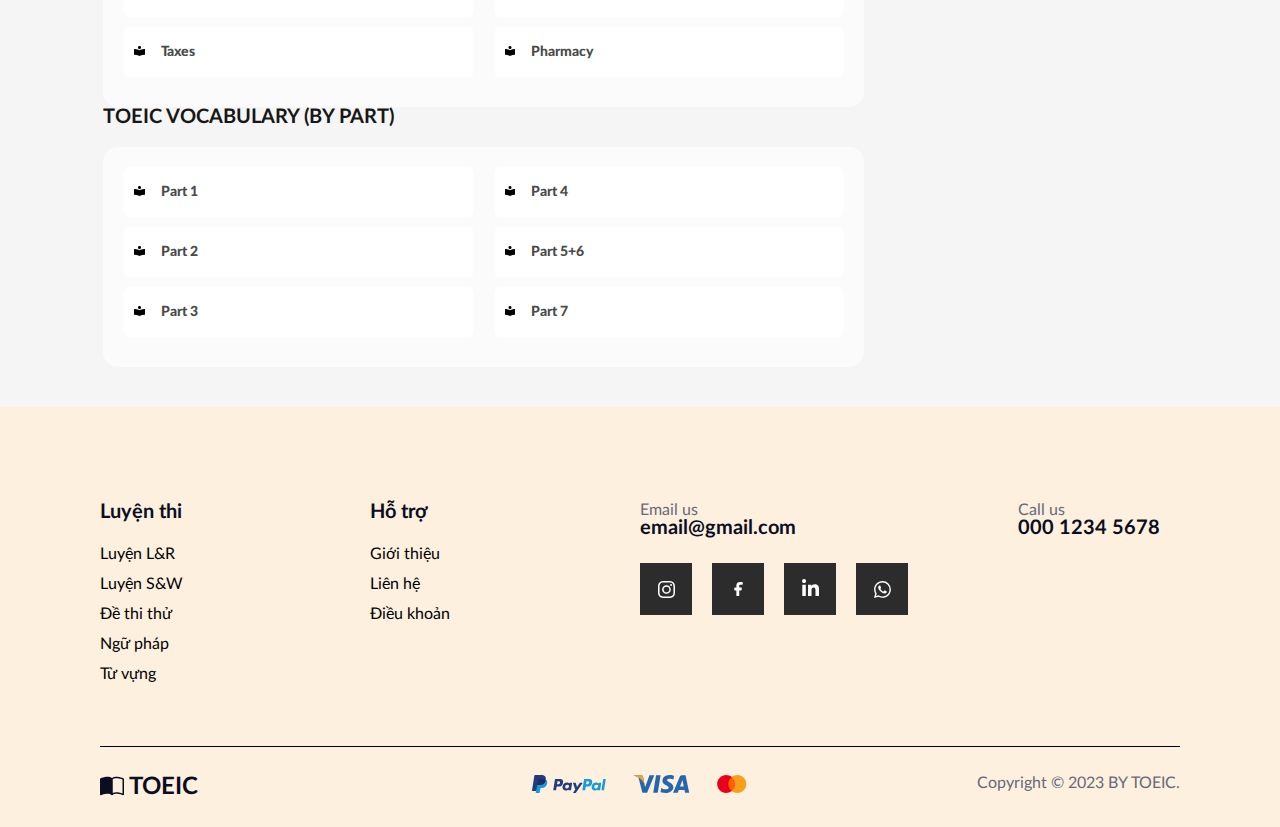
<file: voca.html>
<!DOCTYPE html>
<html lang="en">
    <head>
        <meta charset="UTF-8" />
        <meta name="viewport" content="width=device-width, initial-scale=1.0" />
        <!-- Favicon -->
        <link
            rel="shortcut icon"
            href="./assets/favicon/favicon.ico"
            type="image/x-icon"
        />
        <link
        rel="stylesheet"
        href="https://stackpath.bootstrapcdn.com/font-awesome/4.7.0/css/font-awesome.min.css"
        />
        <!-- Nhúng CDN Font Awesome -->
        <link rel="preconnect" href="https://cdnjs.cloudflare.com" />
        <link
            rel="stylesheet"
            href="https://cdnjs.cloudflare.com/ajax/libs/font-awesome/6.4.0/css/all.min.css"
            integrity="sha512-iecdLmaskl7CVkqkXNQ/ZH/XLlvWZOJyj7Yy7tcenmpD1ypASozpmT/E0iPtmFIB46ZmdtAc9eNBvH0H/ZpiBw=="
            crossorigin="anonymous"
            referrerpolicy="no-referrer"
        />
        <!-- Style CSS -->
        <link rel="stylesheet" href="./assets/font/stylesheet.css" />
        <!-- Responsive -->
        <link rel="stylesheet" href="./assets/css/responsive.css" />
        <!-- Reset CSS -->
        <link rel="stylesheet" href="./assets/css/reset.css" />
        <!-- Font  -->
        <link rel="stylesheet" href="./assets/css/style.css" />
        <!--Style Grammar CSS-->
        <link rel="stylesheet" href="./assets/css/grammar.css" />
        <!-- icon -->
        <link href='https://unpkg.com/boxicons@2.1.4/css/boxicons.min.css' rel='stylesheet'>
        <title>Từ vựng</title>
    </head>
    <body>
        <header class="header">
            <div class="content nav-content">
                <nav class="navbar">
                    <!--nav mobile-->
                    <label for="nav-mobile-input" class="nav_bars-btn">
                        <svg
                            xmlns="http://www.w3.org/2000/svg"
                            viewBox="0 0 448 512"
                        >
                            <!--! Font Awesome Pro 6.4.2 by @fontawesome - https://fontawesome.com License - https://fontawesome.com/license (Commercial License) Copyright 2023 Fonticons, Inc. -->
                            <path
                                d="M0 96C0 78.3 14.3 64 32 64H416c17.7 0 32 14.3 32 32s-14.3 32-32 32H32C14.3 128 0 113.7 0 96zM0 256c0-17.7 14.3-32 32-32H416c17.7 0 32 14.3 32 32s-14.3 32-32 32H32c-17.7 0-32-14.3-32-32zM448 416c0 17.7-14.3 32-32 32H32c-17.7 0-32-14.3-32-32s14.3-32 32-32H416c17.7 0 32 14.3 32 32z"
                            />
                        </svg>
                    </label>

                    <input
                        type="checkbox"
                        id="nav-mobile-input"
                        class="nav-input"
                        value=""
                    />

                    <!--Nav_overlay-->
                    <label for="nav-mobile-input" class="nav_overlay"></label>

                    <nav class="nav-mobile">
                        <label for="nav-mobile-input" class="nav-mobile-close">
                            <svg
                                xmlns="http://www.w3.org/2000/svg"
                                viewBox="0 0 352 512"
                            >
                                <!-- Font Awesome Pro 5.15.4 by @fontawesome - https://fontawesome.com License - https://fontawesome.com/license (Commercial License) -->
                                <path
                                    d="M242.72 256l100.07-100.07c12.28-12.28 12.28-32.19 0-44.48l-22.24-22.24c-12.28-12.28-32.19-12.28-44.48 0L176 189.28 75.93 89.21c-12.28-12.28-32.19-12.28-44.48 0L9.21 111.45c-12.28 12.28-12.28 32.19 0 44.48L109.28 256 9.21 356.07c-12.28 12.28-12.28 32.19 0 44.48l22.24 22.24c12.28 12.28 32.2 12.28 44.48 0L176 322.72l100.07 100.07c12.28 12.28 32.2 12.28 44.48 0l22.24-22.24c12.28-12.28 12.28-32.19 0-44.48L242.72 256z"
                                />
                            </svg>
                        </label>
                        <ul class="nav-mobile-list">
                            <li>
                                <a href="./index.html" class="item-nav-mobile"
                                    >Trang&nbsp;chủ</a
                                >
                            </li>
                            <li>
                                <a
                                    href="./Listen_Reading.html"
                                    class="item-nav-mobile"
                                    >Luyện&nbsp;L&R</a
                                >
                            </li>
                            <li>
                                <a
                                    href="./Speaking_Writing.html"
                                    class="item-nav-mobile"
                                    >Luyện&nbsp;S&W</a
                                >
                            </li>
                            <li>
                                <a
                                    href="./Mock_exams.html"
                                    class="item-nav-mobile"
                                    >Đề&nbsp;thi&nbsp;thử</a
                                >
                            </li>
                            <li>
                                <a href="./grammar.html" class="item-nav-mobile"
                                    >Ngữ&nbsp;pháp</a
                                >
                            </li>
                            <li>
                                <a href="./voca.html" class="item-nav-mobile"
                                    >Từ&nbsp;vựng</a
                                >
                            </li>
                            <li>
                                <a href="./blog.html" class="item-nav-mobile">Blog</a>
                            </li>
                            <li>
                                <a href="./toeic-tip.html" class="item-nav-mobile"
                                    >TOEIC&nbsp;Tips</a
                                >
                            </li>
                            <li>
                                <a href="./login.html" class="item-nav-mobile"
                                    >Đăng&nbsp;nhập</a
                                >
                            </li>
                        </ul>
                    </nav>
                    <!-- Logo -->
                    <div class="Logo-nav">
                        <a href="./index.html" class="Logo">
                            <img
                                src="./assets/img/Logo.svg"
                                alt="Logo"
                                class="lg"
                            />
                            <p class="desc-Logo">TOEIC</p>
                        </a>
                    </div>

                    <!-- Navigation pc-->
                    <ul class="nav-items">
                        <li>
                            <a href="./index.html" class="item"
                                >Trang&nbsp;chủ</a
                            >
                        </li>
                        <li>
                            <a href="./Listen_Reading.html" class="item"
                                >Luyện&nbsp;L&R</a
                            >
                        </li>
                        <li>
                            <a href="./Speaking_Writing.html" class="item"
                                >Luyện&nbsp;S&W</a
                            >
                        </li>
                        <li>
                            <a href="./Mock_exams.html" class="item"
                                >Đề&nbsp;thi&nbsp;thử</a
                            >
                        </li>
                        <li>
                            <a href="./grammar.html" class="item"
                                >Ngữ&nbsp;pháp</a
                            >
                        </li>
                        <li>
                            <a href="./voca.html" class="item">Từ&nbsp;vựng</a>
                        </li>
                        <li>
                            <a href="./blog.html" class="item">Blog</a>
                        </li>
                        <li>
                            <a href="./toeic-tip.html" class="item">TOEIC&nbsp;Tips</a>
                        </li>
                    </ul>

                    <!-- Button -->
                    <div class="actions">
                        <a href="./prenium.html" class="pro btn" id="log">
                            <svg
                                xmlns="http://www.w3.org/2000/svg"
                                viewBox="0 0 36 24"
                            >
                                <path
                                    d="m18 0 8 12 10-8-4 20H4L0 4l10 8 8-12z"
                                ></path>
                            </svg>
                            <p>Unlock&nbsp;Pro</p>
                        </a>
                        <a href="./login.html" class="log btn">
                            <p class="text">Đăng&nbsp;nhập</p>
                        </a>
                    </div>
                </nav>
            </div>
        </header>
        
        <div class="main" id="grammar-paper">
            <div class="container">
                <h1 class="title">
                        Học&nbsp;từ&nbsp;vựng&nbsp;TOEIC®&nbsp;online&nbsp;theo&nbsp;chủ&nbsp;đề
                </h1>
                <div class="grammar-wrap">
                    <div class="grammar-wrap-left">
                        <div class="main-practice-list">
                                <div class="main-practice-list-view">
                                    <div class="title-first">TOEIC VOCABULARY (BY TOPIC)</div>
                                    <div class="list-child">
                                        <div class="wrap-list">
                                            <div class="list-left" id="grammar-items-left"></div>
                                            <div class="list-right" id="grammar-items-right"></div>
                                        </div>
                                    </div>
                                    <div class="title-first">TOEIC VOCABULARY (BY PART)</div>
                                    <div class="list-child">
                                        <div class="wrap-list">
                                            <div class="list-left" id="grammar-bottom-left"></div>
                                            <div class="list-right" id="grammar-bottom-right"></div>
                                        </div>
                                    </div>
                                </div>
                            <div class="grammar-right">
                                <div class="grammar-hinh"></div>
                                <div class="other-practices-list">
                                    <div>
                                        <img src="./assets/img/sach1.jpeg"
                                        alt="" class="hinhqc"/>
                                    </div>
                                    <div class="title">Other Practices</div>
                                    <div class="list" id="list-practices">
                                        <a href="#">
                                            <div class="list-item">
                                                <div class="list-item-name">Phần 1: Mô tả tranh</div>
                                                <div class="list-item-icon"><img src="[data-uri]"/></div>
                                            </div>
                                        </a>
                                    </div>
                                </div>
                            </div>
                        </div>
                    </div> 
                </div>
            </div>
            <footer class="footer">
                <div class="content">
                    <div class="row row-top">
                        <div class="column-1">
                            <h2 class="heading">Luyện&nbsp;thi</h2>
                            <ul class="list">
                                <li class="item">
                                    <a href="./Listen_Reading.html"
                                        >Luyện&nbsp;L&R</a
                                    >
                                </li>
                                <li class="item">
                                    <a href="./Speaking_Writing.html"
                                        >Luyện&nbsp;S&W</a
                                    >
                                </li>
                                <li class="item">
                                    <a href="./Mock_exams.html"
                                        >Đề&nbsp;thi&nbsp;thử</a
                                    >
                                </li>
                                <li class="item">
                                    <a href="./grammar.html">Ngữ&nbsp;pháp</a>
                                </li>
                                <li class="item">
                                    <a href="./voca.html">Từ&nbsp;vựng</a>
                                </li>
                            </ul>
                        </div>
    
                        <div class="column-2">
                            <h2 class="heading">Hỗ&nbsp;trợ</h2>
                            <ul class="list">
                                <li class="item">
                                    <a href="./aboutus.html">Giới&nbsp;thiệu</a>
                                </li>
                                <li class="item">
                                    <a href="./contact.html">Liên&nbsp;hệ</a>
                                </li>
                                <li class="item">
                                    <a href="./term.html">Điều&nbsp;khoản</a>
                                </li>
                            </ul>
                        </div>
    
                        <div class="column-3">
                            <div class="email-call mail">
                                <p class="desc-email-call">Email us</p>
                                <a href="mailto:email@gmail.com" class="mail-call"
                                    >email@gmail.com</a
                                >
                                <div class="social-media">
                                    <div class="card">
                                        <a
                                            href="https://www.instagram.com/xuanchinhhuynh/"
                                            class="socialContainer containerOne"
                                        >
                                            <svg
                                                class="socialSvg instagramSvg"
                                                viewBox="0 0 16 16"
                                            >
                                                <path
                                                    d="M8 0C5.829 0 5.556.01 4.703.048 3.85.088 3.269.222 2.76.42a3.917 3.917 0 0 0-1.417.923A3.927 3.927 0 0 0 .42 2.76C.222 3.268.087 3.85.048 4.7.01 5.555 0 5.827 0 8.001c0 2.172.01 2.444.048 3.297.04.852.174 1.433.372 1.942.205.526.478.972.923 1.417.444.445.89.719 1.416.923.51.198 1.09.333 1.942.372C5.555 15.99 5.827 16 8 16s2.444-.01 3.298-.048c.851-.04 1.434-.174 1.943-.372a3.916 3.916 0 0 0 1.416-.923c.445-.445.718-.891.923-1.417.197-.509.332-1.09.372-1.942C15.99 10.445 16 10.173 16 8s-.01-2.445-.048-3.299c-.04-.851-.175-1.433-.372-1.941a3.926 3.926 0 0 0-.923-1.417A3.911 3.911 0 0 0 13.24.42c-.51-.198-1.092-.333-1.943-.372C10.443.01 10.172 0 7.998 0h.003zm-.717 1.442h.718c2.136 0 2.389.007 3.232.046.78.035 1.204.166 1.486.275.373.145.64.319.92.599.28.28.453.546.598.92.11.281.24.705.275 1.485.039.843.047 1.096.047 3.231s-.008 2.389-.047 3.232c-.035.78-.166 1.203-.275 1.485a2.47 2.47 0 0 1-.599.919c-.28.28-.546.453-.92.598-.28.11-.704.24-1.485.276-.843.038-1.096.047-3.232.047s-2.39-.009-3.233-.047c-.78-.036-1.203-.166-1.485-.276a2.478 2.478 0 0 1-.92-.598 2.48 2.48 0 0 1-.6-.92c-.109-.281-.24-.705-.275-1.485-.038-.843-.046-1.096-.046-3.233 0-2.136.008-2.388.046-3.231.036-.78.166-1.204.276-1.486.145-.373.319-.64.599-.92.28-.28.546-.453.92-.598.282-.11.705-.24 1.485-.276.738-.034 1.024-.044 2.515-.045v.002zm4.988 1.328a.96.96 0 1 0 0 1.92.96.96 0 0 0 0-1.92zm-4.27 1.122a4.109 4.109 0 1 0 0 8.217 4.109 4.109 0 0 0 0-8.217zm0 1.441a2.667 2.667 0 1 1 0 5.334 2.667 2.667 0 0 1 0-5.334z"
                                                ></path>
                                            </svg>
                                        </a>
    
                                        <a
                                            href="https://www.facebook.com/xuanchinhhuynh"
                                            class="socialContainer containerTwo"
                                        >
                                            <svg
                                                class="fb socialSvg icon flat-color"
                                                fill="#000000"
                                                width="800px"
                                                height="800px"
                                                viewBox="0 0 24 24"
                                                id="facebook"
                                                data-name="Flat Color"
                                                xmlns="http://www.w3.org/2000/svg"
                                            >
                                                <path
                                                    id="primary"
                                                    d="M14,6h3a1,1,0,0,0,1-1V3a1,1,0,0,0-1-1H14A5,5,0,0,0,9,7v3H7a1,1,0,0,0-1,1v2a1,1,0,0,0,1,1H9v7a1,1,0,0,0,1,1h2a1,1,0,0,0,1-1V14h2.22a1,1,0,0,0,1-.76l.5-2a1,1,0,0,0-1-1.24H13V7A1,1,0,0,1,14,6Z"
                                                    style="fill: rgb(0, 0, 0)"
                                                ></path>
                                            </svg>
                                        </a>
    
                                        <a
                                            href="https://www.linkedin.com/in/hu%E1%BB%B3nh-xu%C3%A2n-ch%C3%ADnh-302715244/"
                                            class="socialContainer containerThree"
                                        >
                                            <svg
                                                class="socialSvg linkdinSvg"
                                                viewBox="0 0 448 512"
                                            >
                                                <path
                                                    d="M100.28 448H7.4V148.9h92.88zM53.79 108.1C24.09 108.1 0 83.5 0 53.8a53.79 53.79 0 0 1 107.58 0c0 29.7-24.1 54.3-53.79 54.3zM447.9 448h-92.68V302.4c0-34.7-.7-79.2-48.29-79.2-48.29 0-55.69 37.7-55.69 76.7V448h-92.78V148.9h89.08v40.8h1.3c12.4-23.5 42.69-48.3 87.88-48.3 94 0 111.28 61.9 111.28 142.3V448z"
                                                ></path>
                                            </svg>
                                        </a>
    
                                        <a
                                            href="#!"
                                            class="socialContainer containerFour"
                                        >
                                            <svg
                                                class="socialSvg whatsappSvg"
                                                viewBox="0 0 16 16"
                                            >
                                                <path
                                                    d="M13.601 2.326A7.854 7.854 0 0 0 7.994 0C3.627 0 .068 3.558.064 7.926c0 1.399.366 2.76 1.057 3.965L0 16l4.204-1.102a7.933 7.933 0 0 0 3.79.965h.004c4.368 0 7.926-3.558 7.93-7.93A7.898 7.898 0 0 0 13.6 2.326zM7.994 14.521a6.573 6.573 0 0 1-3.356-.92l-.24-.144-2.494.654.666-2.433-.156-.251a6.56 6.56 0 0 1-1.007-3.505c0-3.626 2.957-6.584 6.591-6.584a6.56 6.56 0 0 1 4.66 1.931 6.557 6.557 0 0 1 1.928 4.66c-.004 3.639-2.961 6.592-6.592 6.592zm3.615-4.934c-.197-.099-1.17-.578-1.353-.646-.182-.065-.315-.099-.445.099-.133.197-.513.646-.627.775-.114.133-.232.148-.43.05-.197-.1-.836-.308-1.592-.985-.59-.525-.985-1.175-1.103-1.372-.114-.198-.011-.304.088-.403.087-.088.197-.232.296-.346.1-.114.133-.198.198-.33.065-.134.034-.248-.015-.347-.05-.099-.445-1.076-.612-1.47-.16-.389-.323-.335-.445-.34-.114-.007-.247-.007-.38-.007a.729.729 0 0 0-.529.247c-.182.198-.691.677-.691 1.654 0 .977.71 1.916.81 2.049.098.133 1.394 2.132 3.383 2.992.47.205.84.326 1.129.418.475.152.904.129 1.246.08.38-.058 1.171-.48 1.338-.943.164-.464.164-.86.114-.943-.049-.084-.182-.133-.38-.232z"
                                                ></path>
                                            </svg>
                                        </a>
                                    </div>
                                </div>
                            </div>
                        </div>
    
                        <div class="column-4">
                            <div class="email-call call">
                                <p class="desc-email-call">Call&nbsp;us</p>
                                <a href="tel:00012345678" class="mail-call"
                                    >000&nbsp;1234&nbsp;5678</a
                                >
                            </div>
                        </div>
                    </div>
                    <div class="row row-bottom">
                        <!-- Logo -->
                        <div class="footer-Logo">
                            <a href="./index.html" class="Logo">
                                <img
                                    src="./assets/img/Logo.svg"
                                    alt="Logo"
                                    class="lg"
                                />
                                <p class="desc-Logo">TOEIC</p>
                            </a>
                        </div>
    
                        <!-- Bank -->
                        <div class="footer-bank">
                            <img
                                src="./assets/img/Bank.svg"
                                alt="Bank"
                                class="bank"
                            />
                        </div>
    
                        <div class="footer-copyright">
                            <p class="copy-right">
                                Copyright&nbsp;©&nbsp;2023&nbsp;BY&nbsp;TOEIC.
                            </p>
                        </div>
                    </div>
                </div>
            </footer>

        <a href="#" class="btn-to-top">
            <i class="fa-solid fa-jet-fighter-up"></i>
        </a>

        <!-- Nhúng Javascript -->
        <script src="./assets/js/vocabulary.js"></script>
        <script src="./assets/js/go-top.js"></script>
    </body>
</html>
</file>
<file: assets/font/stylesheet.css>
@font-face {
    font-family: 'Lato';
    src: url('Lato/Lato-Bold.woff2') format('woff2'),
        url('Lato/Lato-Bold.woff') format('woff');
    font-weight: bold;
    font-style: normal;
    font-display: swap;
}

@font-face {
    font-family: 'Lato Hairline';
    src: url('Lato/Lato-Hairline.woff2') format('woff2'),
        url('Lato/Lato-Hairline.woff') format('woff');
    font-weight: normal;
    font-style: normal;
    font-display: swap;
}

@font-face {
    font-family: 'Lato';
    src: url('Lato/Lato-Black.woff2') format('woff2'),
        url('Lato/Lato-Black.woff') format('woff');
    font-weight: 900;
    font-style: normal;
    font-display: swap;
}

@font-face {
    font-family: 'Lato';
    src: url('Lato/Lato-Heavy.woff2') format('woff2'),
        url('Lato/Lato-Heavy.woff') format('woff');
    font-weight: 900;
    font-style: normal;
    font-display: swap;
}

@font-face {
    font-family: 'Lato';
    src: url('Lato/Lato-Italic.woff2') format('woff2'),
        url('Lato/Lato-Italic.woff') format('woff');
    font-weight: normal;
    font-style: italic;
    font-display: swap;
}

@font-face {
    font-family: 'Lato';
    src: url('Lato/Lato-Light.woff2') format('woff2'),
        url('Lato/Lato-Light.woff') format('woff');
    font-weight: 300;
    font-style: normal;
    font-display: swap;
}

@font-face {
    font-family: 'Lato';
    src: url('Lato/Lato-Regular.woff2') format('woff2'),
        url('Lato/Lato-Regular.woff') format('woff');
    font-weight: normal;
    font-style: normal;
    font-display: swap;
}

@font-face {
    font-family: 'Lato';
    src: url('Lato/Lato-Medium.woff2') format('woff2'),
        url('Lato/Lato-Medium.woff') format('woff');
    font-weight: 500;
    font-style: normal;
    font-display: swap;
}

@font-face {
    font-family: 'Lato';
    src: url('Lato/Lato-Semibold.woff2') format('woff2'),
        url('Lato/Lato-Semibold.woff') format('woff');
    font-weight: 600;
    font-style: normal;
    font-display: swap;
}

@font-face {
    font-family: 'Lato';
    src: url('Lato/Lato-Thin.woff2') format('woff2'),
        url('Lato/Lato-Thin.woff') format('woff');
    font-weight: 100;
    font-style: normal;
    font-display: swap;
}
</file>
<file: assets/css/responsive.css>
/*Định dạng điện thoại*/
.nav_bars-btn {
    width: 48px;
    padding: 12px;
    color: black;
    display: none;
    align-items: center;
}
.nav_overlay {
    position: fixed;
    top: 0;
    right: 0;
    bottom: 0;
    left: 0;
    background-color: rgba(0, 0, 0, 0.3);
    display: none;
    animation: fakeIn linear 0.2s;
}

.nav-mobile {
    position: fixed;
    top: 0;
    left: 0;
    bottom: 0;
    width: 310px;
    max-width: 100%;
    background-color: #fff;
    z-index: 1;
    transform: translateX(-100%);
    opacity: 0;
    transition: transform linear 0.2s, opacity linear 0.2s;
}

.nav-input {
    display:none;
}

.nav-input:checked ~ .nav_overlay {
    display: block;
}

.nav-input:checked ~ .nav-mobile {
    transform: translateX(0%);
    opacity: 1;
}

.nav-mobile-list {
    width: 100%;
    margin-top: 36px;
    box-sizing: border-box;
    text-align: left;
    padding: 8px 16px;
    line-height: 1.5;
}

.nav-mobile-close {
    width: 16px;
    position: absolute;
    color: #666;
    top: 1rem;
    right: 1.5rem;
}

.item-nav-mobile {
    text-decoration: none;
    color: #181717;
    display: block;
    padding: 8px 0;
    font-size: 1.8rem;
}

@keyframes fakeIn {
    from {
        opacity: 0;
    }
    to {
        opacity: 1;
    }
}

@media screen and (max-width: 1549px) {
    /* main index */
    .sub-book2 {
        display: none;
    }

    .sub-book1 {
        display: none;
    }

    /* prenium */

}

@media screen and (max-width: 1399px) {
    /* main index function web*/
    

    .function_web .group-info {
        display: block !important;
    }

    .function_web .web {
        position: static !important;

        width:100% !important;
    }

    .photo-left{
        display:block;
        width:100%;

    }
    .function_web .parent-info {
        width: 100% !important;
        display: flex;
        flex-wrap: wrap;
    }

    .function_web .group-info .info {
        width: 23% !important;
        /* aspect-ratio: 5 / 4; Lấy tỉ lệ width / height là 5/4 -> Height là 240 */
    }
}

@media screen and (max-width: 1279px) {
    /* main contact */
    .phr-gg-map {
        display: none !important;
    }
}

@media screen and (max-width: 1199px) {
    /* main index function */

    .function_web .parent-info {
        flex-wrap: wrap !important;
    }

    .function_web .group-info .info {
        width: 47% !important;
    }
}

@media screen and (max-width: 1179px) {
    /*header*/
    .actions .pro.btn {
        display: none;
    }

    .phara {
        max-width: 1179px !important;
    }

    .head-actions{
        flex-wrap: wrap;
    }

    .head .head-btn{
        margin: 20px 10px 0px 0px !important;
    }
}

@media screen and (max-width: 1112px) {
    /* main index function */
    .function_web .group-info .info {
        width: 48% !important;
    }
    .function_web .parent-info {
        flex-wrap: nowrap !important;
    }
}

@media screen and (max-width: 1049px) {
    .head .content {
        justify-content: left !important;
        display: flex;
        flex-direction: column;
    }

    .head .info {
        width: 100% !important;
    }

    .head {
        padding: 40px 0px 110px 0px !important;
    }

    .photo {
        margin-top: 50px !important;
    }

    .photo .row-2 .photo4 {
        position: absolute;
        left: 144px;
        bottom: 50px;
    }

    .photo .row-2 .scoll-down {
        position: absolute;
        left: 380px !important;
        right: auto !important;
        bottom: 0;
    }

    /* Access (Đánh giá) */
    .access {
        margin-top: 40px !important;
    }

    /* blog */
    .readmore{
        margin-bottom: 15px;
    }
}

@media screen and (max-width: 1039px) {
    /*header*/
    .actions .log.btn {
        display: none;
    }

    .content.nav-content {
        margin: 0 0 0 0;
        padding: 0 !important;
    }

    .Logo-nav {
        margin-left: 5%;
    }
    /* grammar */
    .main-practice-list{
        display:block !important;
    }

    .main-practice-list-view{
        width:100% !important;
        max-width: 100% !important;
    }

    .hinhqc{
        display:none;
    }

    .grammar-right{
        width:100% !important;
        max-width: 100% !important;
    }
    /* main term */
    .phara {
        margin: 0 !important;
    }

    /*footer*/
    .row.row-bottom {
        display: block;
    }

    .footer .row-top {
        display: flex;
        justify-content: none !important;
    }

    .row .column-1 {
        width: 50% !important;
        padding-left: 17%;
        margin-bottom: 10px;
    }

    .row .column-2 {
        width: 50% !important;
        padding-left: 17%;
    }

    .row .column-3 {
        width: 50% !important;
        padding-left: 17%;
    }

    .row .column-4 {
        width: 50% !important;
        padding-left: 17%;
    }
}

@media screen and (max-width: 1024px) {
    /* main index comment */
    .comments #list .comment {
        width: calc(50vw - 100px) !important;
    }

    .comments .content {
        padding: 0px 100px 0px 50px;
    }
    .comments #list {
        height: 500px !important;
    }

    .comments .direction {
        display: none;
    }
}

@media screen and (max-width: 999px) {
    /*header*/
    .header {
        z-index: 2;
        padding-top: 0 !important;
    }

    .content.nav-content {
        margin: 0 0 0 0;
    }

    .Logo-nav {
        margin-left: 0;
    }

    .navbar {
        padding: 0 !important;
        justify-content: left !important;
    }

    .content {
        padding: 0 14px !important;
    }

    .actions {
        display: none !important;
    }

    .nav-items {
        display: none !important;
    }

    .nav_bars-btn {
        display: block !important;
    }
    /*Phần main login*/
    .buttonlogin {
        padding: 7px 10px !important;
    }

    .signup-social {
        width: 62% !important;
        padding: 5px !important;
    }

    .email-call.call {
        margin: 0;
    }

    /* footer */
    .footer-Logo {
        width: 50% !important;
    }

    .footer-bank {

        margin-top:10px !important;

        width: 50% !important;
        text-align: left !important;
    }

    .footer-copyright {
        width: 100% !important;
        text-align: left !important;
        margin-top: 10px;
    }
}


@media screen and (max-width: 939px) {
    #list_speaking > a{
        width:45% !important;
    }
}

@media screen and (max-width: 899px) {
    /* main index comment */
    .comments #list .comment {
        width: calc(110vw - 80px) !important;
    }

    .comments #list {
        height: 400px !important;
    }

    .comments #list .comment .obs::after {
        width: 90% !important;
        right: 26px !important;
    }

    .comments #list .comment .obs {
        width: 90% !important;
    }

    /* main index function */
    .function_web .parent-info {
        flex-wrap: wrap !important;
    }

    .function_web .group-info .info {
        width: 47% !important;
    }
}

@media screen and (max-width: 815px) {
    /* prenium */
    .Group1{
        justify-content:unset !important;
        display:block !important;
    }

    .box{
        margin:20px auto 20px auto !important;
        width:90% !important;
    }
    /* .main-prenium{
        display:flex !important;
    } */

}

@media screen and (max-width: 771px) {
    /* main index function */
    .function_web .parent-info {
        flex-wrap: wrap !important;
    }

    .function_web .group-info .info {
        width: 100% !important;
    }

    .function_web .group-info .info {
        margin: 30px 0px 0px 0px !important;
    }

    .test-item .info {
        width: 100% !important;
    }
    /* Mock_exam */
    .mock .mock-item{
        width:100% !important;
        flex-wrap: wrap;
    }

    .mock .test-item{
        width:100% !important;
    }
}

@media screen and (max-width: 697px) {
    /* main index */
    .why_choose .infos {
        display: flex;
        justify-content: left !important;
        flex-wrap: wrap !important;
    }

    .why_choose .info {
        width: 50% !important;
        padding: 10px;
        background-color: #434ec4;
    }
}

@media screen and (max-width: 644px) {
    .photo {
        display: none !important;
    }

    .subcribe .heading-sub {
        width: 100% !important;
    }

    .subcribe .desc-sub {
        width: 100% !important;
    }

    .subcribe .form-group {
        width: 100% !important;
    }
    
    /* L & R */
    .LR .courses .course{
        width:100% !important;
        height:50% !important;
        margin-right: 30px;
    }

    /* S & W */
    .to_test .content{
        flex-wrap: wrap;
    }

    #list_speaking > a{
        width:100% !important;
    }

    /* Mock_exam */
    .mock .mock-item{
        flex-wrap: wrap;
    }
}

@media screen and (max-width: 614px) {
    /* main index */
    .subcribe .form-group {
        display: flex;
        flex-wrap: wrap;
    }

    .subcribe {
        padding: 55px 0px 50px !important;
    }
}

@media screen and (max-width: 597px) {
    .comments #list {
        height: 500px !important;
    }

    .comments #list .comment .obs {
        width: 90% !important;
    }
}

/* @media (min-width: 576px){
    .function_web .group-info{
    grid-template-rows: repeat(2, 1fr);
    }
} */

@media screen and (max-width: 577px) {
    /* vocabulary */
    .wrap-list .list-left{
        width: 100% !important;
    }

    .wrap-list .list-right{
        width: 100% !important;
    }

    /*footer*/
    .footer {
        padding-top: 45px !important;
    }

    .desc-email-call {
        margin-top: 20px;
        margin-bottom: 10px;
    }

    .row .column-1 {
        padding-left: 15px;
    }

    .row .column-2 {
        padding-left: 15px;
    }

    .social-media .card {
        display: none !important;
    }

    .row .column-3 {
        padding-left: 15px;
    }

    .row .column-4 {
        padding-left: 15px;
    }
}

@media screen and (max-width: 650px) {
    /* main contact */
    .input-contact input {
        width: 90% !important;
    }

    .input-contact textarea {
        width: 90% !important;
    }

    .khungtrai {
        width: 100% !important;
    }

    .button-contact {
        width: 25% !important;
    }
    /* main index */
    .function_web .func-btn {
        width: 75% !important;
    }
}

@media screen and (max-width: 516px) {
    /* blog */
    .pic .top img{
        width:49%;
    }
    .pic .bot img{
        width:49%;
    }

    .item{
        justify-content:unset !important;
        
    }
    .blg{
        width:100% !important;
        margin-bottom: 20px;
    }
}

@media screen and (max-width: 429px) {
    /* main login */

    .signup-social {
        width: 70% !important;
    }

    .buttonlogin {
        width: 50% !important;
    }

    /* main index */
    .head .head-actions {
        display: flex;
        flex-wrap: wrap;
    }

    .head .head-btn {
        margin: 15px 10px 0px 0px !important;
    }

    .head {
        padding: 10px 0px 110px 0px !important;
    }
    .subcribe .form-group .email-input {
        width: 350px !important;
    }

    .test {
        padding: 50px 0px 50px 0px !important;
    }

    .test .inf {
        margin: 10px 0px 0px 50px !important;
    }

    .test .info .desc {
        width: 65% !important;
    }

    .why_choose .info {
        width: 100% !important;
        padding: 15px !important;
        background-color: #434ec4;
    }

    .why_choose {
        background-color: #434ec4;
        padding: 45px 0px !important;
    }

    .function_web {
        background-color: #fdf0df;
        padding: 20px 0 40px 0 !important;
    }

    .function_web .heading {
        margin-top: 25px !important;
    }

    .function_web .func-btn {
        width: 85% !important;
    }

    .comments {
        padding: 65px 0px !important;
    }

    .comments #list .comment {
        width: calc(100vw - 75px) !important;
    }

    /* L & R */
    .LR .title{
    font-size: 3.5rem !important;
    }

    /* mock */

    .mock{
        padding: 30px 10px !important;
    }
    /* footer */
    .row-top {
        display: flex;
        flex-direction: column;
    }

    .footer .content {
        margin: 0 !important;
    }

    .footer .row-bottom {
        flex-direction: column;
    }

    .footer .row-bottom div {
        margin: 10px 15px;
    }
}

@media screen and (max-width: 375px) {
    .comments #list .comment .info {
        margin-left: -1px !important;
    }
}
</file>
<file: assets/css/style.css>
* {
    box-sizing: border-box;
}

html {
    font-size: 62.5%;
    scroll-behavior: smooth;
}

body {
    font-family: "Lato", sans-serif;
}

:root {
    --font-color: #0b0d21;
}

/* ===== Common ===== */
.content {
    width: 1440px;
    max-width: 100%;
    margin-left: auto;
    margin-right: auto;
    padding: 0px 100px;
}

a {
    text-decoration: none;
}

.Logo {
    color: var(--font-color);
    font-size: 2.4rem;
    font-weight: 700;
    border: none;
    display: flex;
}

.Logo .lg {
    margin-bottom: 2.5px;
}

.Logo .desc-Logo {
    margin-left: 5px;
}

.btn {
    padding: 15px 20px;
    color: #fff;
    font-size: 1.8rem;
    font-weight: 700;
    border-radius: 15px;
}

.pro {
    display: flex;
    cursor: pointer;
    gap: 0.4rem;
    text-shadow: 2px 2px 3px rgb(136 0 136 / 50%);
    background: linear-gradient(
            15deg,
            #880088,
            #aa2068,
            #cc3f47,
            #de6f3d,
            #f09f33,
            #de6f3d,
            #cc3f47,
            #aa2068,
            #880088
        )
        no-repeat;
    background-size: 300%;
    border: none;
    background-position: left center;
    transition: background 0.3s ease;
}

.pro:hover {
    background-size: 320%;
    background-position: right center;
}

.pro:hover svg {
    fill: #fff;
}

.pro svg {
    width: 23px;
    fill: #f09f33;
    transition: 0.3s ease;
}

.center {
    display: flex;
    justify-content: center;
    align-items: center;
}
/* ================ Header ================ */
.header {
    background-color: #fdf0df;
    position: sticky;
    top: -10px;
    z-index: 2;
}

.navbar {
    display: flex;
    align-items: center;
    justify-content: space-between;
    padding: 15px 0px 10px 0px;
}

.navbar .nav-items {
    display: flex;
}

.navbar .nav-items .item {
    color: var(--font-color);
    font-size: 1.5rem;
    font-weight: 500;
    border-radius: 7px;
    padding: 10px 10px;
    transition: all 500ms;
    justify-content: space-evenly;
}

.navbar .nav-items .item:hover {
    background: #ffee00;
}

.navbar .actions {
    display: flex;
}

.log {
    width: 127px;
    margin-left: 15px;
    display: flex;
    justify-content: center;
    align-items: center;
    gap: 15px;
    background-color: #181717;
    outline: 3px #181717 solid;
    outline-offset: -3px;
    border: none;
    cursor: pointer;
    transition: 400ms;
}

.log:hover {
    background-color: transparent;
}

.log:hover .text {
    color: #181717;
}

.dropmn{
    top: 100%;
    left: 0;
    margin-top: var(--bs-dropdown-spacer);
    padding: 15px 20px; /* Thêm padding cho nội dung */
    color: #fff; /* Màu chữ */
    font-size: 1.8rem; /* Kích thước chữ */
    font-weight: 700; /* Định dạng chữ đậm */
    border-radius: 15px; /* Bo tròn các góc */
    background-color: #333; /* Thêm màu nền nếu cần */
}


/* =============== main =============== */
/* ====== head ====== */
/* Nội dung */
.head {
    background: #fdf0df;
    position: relative;
    padding: 95px 0px 110px 0px;
}

.highlight {
    color: transparent;
    background-color: #45cde9;
    background-image: linear-gradient(
        10deg,
        #880088,
        #aa2068,
        #cc3f47,
        #de6f3d,
        #f09f33,
        #de6f3d,
        #cc3f47,
        #aa2068,
        #880088
    );
    background-clip: text;
    -webkit-background-clip: text;
}

.head .title {
    color: var(--font-color);
    font-size: 6.2rem;
    font-weight: 900;
}

.head .content {
    display: flex;
    justify-content: space-between;
}

.head .info {
    width: 35%;
}

.head .desc {
    margin-top: 20px;
    color: var(--font-color);
    font-size: 1.7rem;
    font-weight: 400;
    line-height: 2.8rem;
}

.head .head-actions {
    display: flex;
}

.head .hoc-ngay {
    width: 200px;
}

.head .head-btn {
    margin: 40px 20px 0px 0px;
}

/* Access (Đánh giá) */
.access {
    margin-top: 100px;
    position: relative;
}

.access .number-review {
    margin-top: 16px;
    color: var(--font-color);
    font-size: 2.2rem;
    font-weight: 700;
}

.access .result-review {
    margin-top: 6px;
    color: var(--font-color);
    font-size: 1.8rem;
    font-weight: 400;
}

.access .desc-review {
    width: 85px;
    margin-top: 16px;
    color: var(--font-color);
    font-size: 1.8rem;
    font-style: normal;
    font-weight: 700;
    border-bottom: 1.5px solid #000;
}

.access .book {
    position: absolute;
    right: 0;
    top: 44px;
    filter: brightness(0) saturate(100%) invert(91%) sepia(21%) saturate(3987%)
        hue-rotate(0deg) brightness(105%) contrast(107%);
}

/* Photo (Hình ảnh) */
.photo .row-1 {
    display: flex;
}

.photo .row-2 {
    position: relative;
}

.photo .row-2 {
    display: flex;
    margin: 20px 0px 0px 0px;
}

.photo .row-1 .photo1 {
    margin-right: 20px;
}

.photo .row-2 .photo4 {
    position: absolute;
    right: 0;
    bottom: 50px;
}

.photo .row-2 .scoll-down {
    display: flex;
    flex-direction: column;
    align-items: center;
    position: absolute;
    justify-content: center;
    right: 92.5px;
    bottom: 0;
}

/* Go to top */

/* ====== Why Choose Us ====== */
.why_choose {
    background-color: #434ec4;
    padding: 70px 0px;
}

.why_choose .infos {
    display: flex;
    justify-content: space-between;
    align-items: center;
}

.why_choose .info {
    position: relative;
    border-radius: 6px;
    width: 200px;
    padding: 10px;
    background-color: #434ec4;
}

.why_choose .info .num {
    color: #fff;
    text-align: center;
    font-size: 4.2rem;
    font-weight: 800;
    line-height: 109.524%;
}

.why_choose .info .desc {
    color: #d0d4ff;
    text-align: center;
    font-size: 1.8rem;
    font-weight: 400;
    line-height: 155.556%;
}

/* ====== Test TOEIC ====== */
.test {
    padding: 100px 0px 100px 0px;
}

.test .title {
    color: var(--color);
    font-size: 4.2rem;
    font-weight: 800;
    margin-bottom: 70px;
}

.test-item {
    margin: 0 auto;
    position: relative;
    width: 80%;
    height: 180px;
    overflow: hidden;
    border-radius: 16px;
}

.test-item:not(:first-of-type) {
    margin-top: 50px;
}

.test-item .img-test {
    z-index: -1;
    position: absolute;
    inset: 0px;
    min-width: 100%;
    max-width: 100%;
    min-height: 100%;
    max-height: 100%;
    object-fit: cover;
    object-position: right center;
}

.test-item .info {
    z-index: 1;
    padding: 20px;
    width: 60%;
}

.test-item .info .title-item {
    color: #fff;
    font-size: 3rem;
    font-weight: 900;
}

.title + .test-item .info .title-item {
    color: #000;
}

.test-item .info .desc {
    margin-top: 10px;
    font-size: 1.5rem;
    color: #fff;
    overflow: hidden;
    display: -webkit-box;
    -webkit-box-orient: vertical;
    -webkit-line-clamp: 3;
}

.title + .test-item .info .desc {
    color: #000;
}

.test-item .to-test-btn {
    display: flex;
    justify-content: flex-start;
}

.test-item .to-test-btn .text {
    color: #000;
}

.title + .test-item .to-test-btn .text {
    color: #fff;
}

.test-item .to-test-btn .log {
    background-color: #fdf0df;
    outline: 3px #fdf0df solid;
}

.title + .test-item .to-test-btn .log {
    background-color: #000;
    outline: 3px #000f solid;
}

.test-item .to-test-btn .log:hover {
    background-color: transparent;
}

.test-item .to-test-btn .log:hover .text {
    color: #fff;
}

.title + .test-item .to-test-btn .log:hover .text {
    color: #000;
}

/* ====== Function Web ====== */
.function_web {
    background-color: #fdf0df;
    padding: 50px 0px;
    flex-wrap: wrap;
}

.function_web .heading {
    margin-top: 50px;
    color: var(--font-color);
    font-size: 4.2rem;
    font-weight: 800;
}

.function_web .web {
    width: 900px;
    object-fit: cover;
    position: absolute;
    left: -60px;
}

.photo-left {
    width: 50%;
}

.function_web .group-info {
    display: flex;
}

.function_web .parent-info {
    width: 60%;
    display: flex;
    flex-wrap: wrap;
}

.function_web .group-info .info {
    padding: 20px;
    background-color: #fff;
    border-radius: 20px;
    width: 46%;
    /* aspect-ratio: 5 / 4; Lấy tỉ lệ width / height là 5/4 -> Height là 240 */
    box-shadow: 0 6px 10px rgba(218, 220, 237, 0.5);
    margin: 30px 20px 0px 0px;
    transition: 1s ease;
}

.function_web .group-info .info:hover {
    transform: translateY(-20px);
}

.function_web .group-info .info .icon {
    text-align: center;
    filter: brightness(0) saturate(100%) invert(53%) sepia(64%) saturate(1620%)
        hue-rotate(208deg) brightness(100%) contrast(102%);
    margin-bottom: 5px;
}

.function_web .group-info .info .title {
    color: var(--font-color);
    text-align: center;
    font-size: 2rem;
    font-weight: 700;
    line-height: 2rem;
    margin-bottom: 10px;
}

.function_web .group-info .info .desc {
    color: #686977;
    font-size: 1.6rem;
    font-weight: 400;
    line-height: 2.6rem;
}

.function_web .func-btn {
    margin: 50px auto 0px;
    width: 50%;
    height: 70px;
    border-radius: 15px;
}

.function_web .func-btn .text {
    font-size: 2.5rem;
}

/* ====== Comments ====== */
.comments {
    padding: 160px 0px;
}

.comments .comments_title {
    text-align: center;
}

.comments .comments_title .title {
    color: var(--color);
    font-size: 4.2rem;
    font-weight: 800;
    line-height: 123.81%;
}

.comments .comments_title .desc {
    color: #686977;
    font-size: 1.8rem;
    font-weight: 400;
    line-height: 155.556%;
}

.comments #form-List {
    width: 100vw;
    max-width: 100%;
    overflow: auto;
    scroll-behavior: smooth;
    scroll-snap-type: both;
}

.comments #form-List::-webkit-scrollbar {
    display: none;
}

.comments #list {
    display: flex;
    width: max-content;
}

.comments #list .comment {
    margin-top: 70px;
    width: 390px;
    aspect-ratio: 185/208;
    background-color: #fdf0df;
    border-radius: 12px;
    scroll-snap-align: start;
    box-shadow: 0 6px 15px rgba(218, 220, 237, 0.5);
}

.comments #list .comment:not(:first-child) {
    margin-left: 30px;
}

.comments #list .comment .cmts {
    padding: 40px 20px;
}

.comments #list .comment .heading {
    color: #0b0d21;
    font-size: 1.8rem;
    font-weight: 700;
    line-height: 155.556%;
}

.comments #list .comment .observe {
    display: flex;
    margin-top: 20px;
}

.comments #list .comment .open {
    width: 20px;
    margin-bottom: auto;
}

.comments #list .comment .info {
    margin-left: 20px;
}

.comments #list .comment .obs {
    text-align: left;
    width: 282px;
    color: #686977;
    font-size: 1.6rem;
    font-weight: 400;
    line-height: 162.5%;
    position: relative;
}

.comments #list .comment .obs::after {
    content: "";
    width: 282px;
    height: 1px;
    background-color: #0b0d21;
    position: absolute;
    bottom: -20px;
    border-radius: 999px;
    right: 0;
}

.comments #list .avatar {
    margin-top: 42px;
    display: flex;
}

.comments #list .avatar .avt {
    width: 64px;
    aspect-ratio: 1 / 1;
    border-radius: 64px;
}

.comments #list .avatar .name-stars {
    margin-left: 14px;
}

.comments #list .name-stars .name {
    color: var(--color);
    font-size: 1.8rem;
    font-weight: 700;
    line-height: 155.556%;
}

.comments .direction {
    margin-top: 20px;
    text-align: center;
}

.comments .direction .button {
    border: none;
    width: 50px;
    aspect-ratio: 1 / 1;
    border-radius: 50%;
    background-color: #fe0;
    transition: 0.5s;
    margin: 0 10px;
}

.comments .direction .button:hover {
    opacity: 0.6;
}

/* ====== Subcribe ====== */
.subcribe {
    background-color: #ffee00;
    padding: 115px 0px 100px;
}

.subcribe .info {
    position: relative;
}

.subcribe .heading-sub {
    margin-left: auto;
    margin-right: auto;
    width: 570px;
    color: var(--font-color);
    text-align: center;
    font-size: 4.2rem;
    font-weight: 800;
    line-height: 5.2rem;
}

.subcribe .desc-sub {
    color: var(--font-color);
    text-align: center;
    font-size: 1.8rem;
    font-weight: 400;
    line-height: 2rem;
    width: 570px;
    margin: 10px auto;
}

.subcribe .form-group {
    margin: 40px auto 0px;
    width: 570px;
    display: flex;
    justify-content: center;
    align-items: center;
}

.subcribe .form-group .email-input {
    color: var(--font-color);
    background-color: transparent;
    outline: none;
    border: none;
    border: 2px solid var(--font-color);
    width: 393px;
    border-radius: 8px;
    padding: 15px 0px 15px 15px;
    font-size: 1.8rem;
    font-weight: 400;
}

.subcribe .form-group .email-input::placeholder {
    color: var(--font-color);
    font-size: 1.8rem;
    font-weight: 400;
}

.subcribe .form-error {
    color: red;
    font-size: 1.8rem;
    font-weight: 400;
    line-height: 2.8rem;
    visibility: hidden;
}

.subcribe .form-group:has(:invalid:not(:placeholder-shown)) .form-error {
    visibility: visible;
}

.subcribe .form-group .sub-btn {
    width: 160px;
    aspect-ratio: 32/11;
    margin-bottom: auto;
}

.subcribe .form-group:has(:invalid) .sub-btn {
    opacity: 0.7;
    pointer-events: none;
}

.subcribe .sub-book1 {
    position: absolute;
    left: calc((100vw - 1600px) / 2 - 50px);
    top: 50px;
}

.subcribe .sub-book2 {
    position: absolute;
    transform: rotate(90deg);
    right: calc((100vw - 1600px) / 2 - 50px);
    top: 25px;
}

/* More information */
.more-inf {
    padding: 50px 0px;
}

.more-inf .title {
    color: var(--color);
    font-size: 4.2rem;
    font-weight: 800;
}

.more-inf .mini-title {
    margin-top: 20px;
    color: var(--color);
    font-size: 2.2rem;
    font-weight: 700;
}

.more-inf .mini-title + .desc {
    margin-top: 20px;
}

.more-inf .desc {
    margin-top: 10px;
    color: #686977;
    font-size: 1.8rem;
    font-weight: 400;
    line-height: 155.556%;
}

.more-inf .continute {
    margin-top: 30px;
    padding: 0px;
    border: none;
    outline: none;
    background-color: transparent;
    cursor: pointer;
    color: var(--color);
    font-size: 2rem;
    font-weight: 600;
}

.more-inf .continute:hover {
    text-decoration: underline;
}

.more-inf .none {
    display: none;
}

.table {
    width: 100%;
}

.table,
.table td,
.table th {
    border: 1px solid #686977;
    padding: 10px;
}

.table .title-tb {
    font-weight: 800;
}

.merge {
    text-align: center;
    vertical-align: middle;
}

.text-center {
    text-align: center;
}
/* =============== footer =============== */
.footer {
    background-color: #fdf0df;
    padding: 95px 0px 0px 0px;
}

.footer .row {
    display: flex;
}

.footer .heading {
    color: var(--font-color);
    font-size: 2rem;
    font-weight: 700;
    margin-bottom: 24px;
}

.footer .item {
    padding-bottom: 14px;
}

.list .item a {
    font-size: 1.6rem !important;
    color: #000 !important;
    text-decoration: none;
}

.footer .row .email-call {
    color: #686977;
    font-size: 1.6rem;
    font-weight: 400;
}

.row .column-1 {
    width: 25%;
}

.row .column-2 {
    width: 25%;
}

.row .column-3 {
    width: 35%;
}

.row .column-4 {
    width: 15%;
}

.footer-Logo {
    width: 33.33%;
    display: inline-flex;
}

.footer-bank {
    width: 33.33%;
    text-align: center;
}

.footer-copyright {
    width: 33.33%;
    text-align: right;
}
.footer .row-top {
    display: flex;
    flex-wrap: wrap;
}

.footer .email-call .mail-call {
    color: var(--font-color);
    font-size: 2rem;
    font-style: normal;
    font-weight: 700;
}

.footer .social-media .card {
    display: flex;
    align-items: center;
    justify-content: left;
    padding: 25px 25px 25px 0px;
    gap: 20px;
}

/* for all social containers*/
.footer .social-media .socialContainer {
    width: 52px;
    aspect-ratio: 1 /1;
    background-color: rgb(44, 44, 44);
    display: flex;
    align-items: center;
    justify-content: center;
    overflow: hidden;
    transition-duration: 0.3s;
}

/* instagram*/
.footer .social-media .containerOne:hover {
    background-color: #d62976;
    transition-duration: 0.3s;
}

/* facebook*/
.footer .social-media .fb {
    filter: brightness(0) saturate(100%) invert(100%) sepia(100%) saturate(0%)
        hue-rotate(288deg) brightness(102%) contrast(102%);
}

.footer .social-media .containerTwo:hover {
    background-color: #00acee;
    transition-duration: 0.3s;
}

/* linkdin*/
.footer .social-media .containerThree:hover {
    background-color: #0072b1;
    transition-duration: 0.3s;
}

/* Whatsapp*/
.footer .social-media .containerFour:hover {
    background-color: #128c7e;
    transition-duration: 0.3s;
}

.footer .social-media .socialContainer:active {
    transform: scale(0.9);
    transition-duration: 0.3s;
}

.footer .social-media .socialSvg {
    width: 17px;
}

.footer .social-media .socialSvg path {
    fill: rgb(255, 255, 255);
}

.footer .social-media .socialContainer:hover .socialSvg {
    animation: slide-in-top 0.3s both;
}

@keyframes slide-in-top {
    0% {
        transform: translateY(-50px);
        opacity: 0;
    }

    100% {
        transform: translateY(0);
        opacity: 1;
    }
}

.footer .row-bottom {
    margin-top: 50px;
    padding: 28px 0px;
    border-top: 1px solid #000;
    display: flex;
    flex-wrap: wrap;
}

.footer .row-bottom .copy-right {
    margin-left: auto;
    color: #686977;
    font-size: 1.6rem;
    font-weight: 400;
}

/* =============== Go to top =============== */
.btn-to-top {
    opacity: 0;
    position: fixed;
    bottom: 50px;
    right: 30px;
    font-size: 1.5rem;
    padding: 20px;
    border: none;
    outline: none;
    border-radius: 50%;
    cursor: pointer;
    text-transform: uppercase;
    background-color: rgb(14, 14, 26);
    color: rgb(234, 234, 234);
    font-weight: 700;
    transition: 0.6s;
    pointer-events: none;
}

.btn-to-top:active {
    scale: 0.92;
}

.btn-to-top:hover {
    background: rgb(2, 29, 78);
    background: linear-gradient(
        270deg,
        #ddb4f6 0%,
        #d4b7f7 10%,
        #cbbaf7 20%,
        #c2bdf8 30%,
        #b9c0f9 40%,
        #b1c4f9 50%,
        #a8c7fa 60%,
        #9fcafb 70%,
        #96cdfb 80%,
        #8dd0fc 90%
    );
    color: rgb(4, 4, 38);
}

.btn-to-top.active {
    pointer-events: auto;
    opacity: 1;
}
</file>
<file: assets/css/aboutus.css>
body{
    font-family: "Lato", sans-serif;
}
/*định dạng khung*/
.phara{
    display: flex;
    justify-content: center;
    align-items: center;
    margin: 0 5%;
    padding-left: 24px;
    padding-right: 24px;
    background-color: white;
}
.paper{
    width:100%;
    color:#181717;
    font-size: 1.8rem;
    line-height: 1.5;
}
/*tieude*/
.tieude{
    font-weight: 700;
    font-size: 2.4rem;
    margin: 20px 0;
} 
.paper h3{
    font-weight: 700;
    font-size: 1.9rem;
    margin: 18px 0;
}
.paper p {
    margin: 16px 0;
}
.bold{
    font-weight: 700;
}
/*link*/

/* Hiệu ứng đổi màu chữ khi di chuột vào liên kết */
.s2 {
    color: #4285f4;
    font-weight: 700;
    transition: color 0.2s ease;
  }
.s2:hover {
    color: #41a42b;
  }
</file>
<file: assets/css/blog.css>
.blog .info {
    width: 40%;
}

.time {
    margin-top: 10px;
    color: #686977;
    font-size: 1.8rem;
    font-weight: 500;
}

.readmore {
    margin-top: 15px;
    display: flex;
    align-items: center;
    color: #000;
    font-size: 1.6rem;
    font-weight: 500;
    padding: 10px;
    border-radius: 5px;
    background: #fe0;
    width: 127px;
}

.readmore .txt {
    margin: 0 auto;
}

.fa-solid {
    margin-left: 5px;
}

/* Hiện dấu ... ở dòng thứ 5 */
.desc {
    display: -webkit-box;
    -webkit-line-clamp: 4;
    -webkit-box-orient: vertical;
    overflow: hidden;
}

/* Blogs */
.blogs {
    padding: 50px 0px;
}

.item {
    display: flex;
    flex-wrap: wrap;
    justify-content: space-between;
}

.blg {
    margin-top: 20px;
    width: 45%;
}

.blg .img {
    border-radius: 10px;
    overflow: hidden;
}

.blg .blg-img {
    max-width: 100%;
    min-width: 100%;
    max-height: 100%;
    min-height: 100%;
}

.inf-title {
    display: -webkit-box;
    -webkit-line-clamp: 2;
    -webkit-box-orient: vertical;
    overflow: hidden;
}

.blg .blg-btn {
    width: 127px;
    color: #434ec4;
    font-size: 1.6rem;
    font-weight: 400;
    display: flex;
    align-items: center;
    padding: 10px 10px 10px 0px;
}

.blg .info .inf-title {
    margin-top: 20px;
    color: #000;
    font-size: 2.4rem;
    font-weight: 500;
}

.blg .info .desc {
    margin: 20px 0px;
    color: #686977;
    font-size: 1.6rem;
    font-weight: 400;
    line-height: 162.5%;
}

.ctn {
    margin: 50px auto 0px;
    padding: 15px;
}

.continute-btn .txt {
    font-size: 1.8rem;
    font-weight: 700;
}

.btn-to-top {
    opacity: 0;
    position: fixed;
    bottom: 50px;
    right: 30px;
    font-size: 1.5rem;
    padding: 20px 20px 20px 15px;
    border: none;
    outline: none;
    border-radius: 50%;
    cursor: pointer;
    background-color: rgb(14, 14, 26);
    color: rgb(234, 234, 234);
    font-weight: 700;
    transition: 0.6s;
    pointer-events: none;
}

.btn-to-top:active {
    scale: 0.92;
}

.btn-to-top:hover {
    background: rgb(2, 29, 78);
    background: linear-gradient(
        270deg,
        #ddb4f6 0%,
        #d4b7f7 10%,
        #cbbaf7 20%,
        #c2bdf8 30%,
        #b9c0f9 40%,
        #b1c4f9 50%,
        #a8c7fa 60%,
        #9fcafb 70%,
        #96cdfb 80%,
        #8dd0fc 90%
    );
    color: rgb(4, 4, 38);
}

.btn-to-top.active {
    pointer-events: auto;
    opacity: 1;
}
</file>
<file: assets/css/contact.css>
body{
    font-family: "Lato", sans-serif;
    font-size: 1.8rem;
}

/*định dạng khung*/
.phara{
    display: flex;
    line-height: 2em;
    margin: 0 5%;
    padding-left: 24px;
    padding-right: 24px;
    background-color: white;
}

.paper{
    width:80%;
    color:#181717;
    line-height: 1.5;
}

.wrap-contact{
    display: flex;
    margin-block-start: 0.83em;
    margin-block-end: 0.83em;
    margin-bottom: auto;
    align-items: center;
}

.khungtrai{
    width:620px;
}

.khung{
    margin: 30px 0;
}

.input-contact{
    width:100%;
    display:block;
}

/*định dạng nội dung*/
.form-input{
    width:600px;
    height: 100%;
    border: none;
    outline: none;
    border: 2px solid #d5d7d9;
    border-radius: 5px;
    font-size: 1.8rem;
    color:#181717;
    padding: 8px 18px;
    
}

.form-textarea{
    width:600px;
    height: 90px;
    border: none;
    outline: none;
    border: 2px solid #d5d7d9;
    border-radius: 5px;
    font-size: 1.8rem;
    padding: 8px 18px;
}

.contact-form {
    flex-grow: 1;
}

.contact-form:has(:invalid) .submit-btn {
    opacity: 0.5;
    pointer-events: none;
}
  
  .form-row {
    display: block;
    gap: 32px;
    margin-bottom: 12px;
  }
  
  .form-row:last-child {
    margin-bottom: 0;
  }
  
  .form-group {
    flex-grow: 1;
  }
  
  .form-group:focus-within .form-label:not(.large) {
    color: #5f42b6;
  }
  
  .form-group:focus-within .form-input {
    border-color: #5f42b6;
  }
  
  .form-group:has(:invalid:not(:placeholder-shown)) .form-error {
    visibility: visible;
  }
  
  .form-label,
  .form-input {
    display: block;
  }
  
  .form-error {
    margin-top: -4px;
    font-size: 1.3rem;
    margin-bottom: -20px;
    color: red;
    visibility: hidden;
  }

.button-contact{
    margin-block-start: 0.83em;
    margin-block-end: 0.83em;
    width:20%;
    height: 100%;
    background: #181717;
    border: none;
    border-radius:20px;
    box-shadow: 0 0 10px rgba(o,0,0,.1);
    cursor: pointer;
    font-size: 1.8rem;
    color: #d5d7d9;
    padding:12px 10px;
}

.button-contact:hover{
    color:#181717;
}
/*định dạng icon*/
.iconcontact{
    font-size: 1.8rem;
    margin: 0 10px;
}
/*gg map*/
.phr-gg-map{
    width: 100%;
    display: flex;
    flex-direction: column;
    justify-content: center;
    align-items: flex-end;
    min-height: 100%;
}
</file>
<file: assets/css/grammar.css>
#grammar-paper {
    background-color: #f5f5f5;
    overflow: auto;
}

.main .container {
    padding-left: 24px;
    padding-right: 24px;
    width: 100%;
    margin-left: auto;
    margin-right: auto;
    display: block;
    max-width: 1170px;
    margin-bottom: 40px;
}

.container .title {
    text-align: center;
    font-weight: 500;
    font-size: 30px;
    color: #181717;
    margin: 30px 0 30px 0;
}

.grammar-wrap-left {
    box-sizing: border-box;
}

.main-practice-list {
    display: flex;
}

.main-practice-list-view {
    width: 100%;
    padding: 24px 0px 0px 24px;
    max-width: 70%;
}

.main-practice-list-view .title-first {
    font-weight: 700;
    font-size: 20px;
    color: #181717;
    min-height: 28px;
}

.main-practice-list-view .list-child {
    margin-top: 12px;
    background: hsla(0, 0%, 100%, 0.6);
    border-radius: 15px;
    padding: 20px;
}

.wrap-list {
    box-sizing: border-box;
    display: flex;
    flex-flow: wrap;
    margin-top: -20px;
    width: calc(100% + 20px);
    margin-left: -20px;
}

.wrap-list .list-left {
    width: 50%;
    padding-left: 20px;
    padding-top: 20px;
}

.wrap-list .item {
    height: 50px;
    background-color: #fff;
    border-radius: 7px;
    display: flex;
    align-items: center;
    justify-content: space-between;
    margin-bottom: 10px;
    padding-left: 10px;
    padding-right: 10px;
    cursor: pointer;
}

.wrap-list .item-left {
    display: flex;
    align-items: center;
}

.item-icon-grammar img {
    user-select: none;
    width: 1em;
    height: 1em;
    display: inline-block;
    fill: currentcolor;
    flex-shrink: 0;
    transition: fill 200ms cubic-bezier(0.4, 0, 0.2, 1) 0ms;
    font-size: 1.25rem;
}

.item-name {
    color: #4a4a4a;
    font-weight: 800;
    font-size: 14px;
    line-height: 21px;
    padding-left: 15px;
}

.wrap-list .list-right {
    width: 50%;
    padding-left: 20px;
    padding-top: 20px;
}

.other-practices-list .title {
    text-align: center;
    font-weight: 700;
    font-size: 20px;
}

.other-practices-list .list {
    margin-top: 12px;
}

.other-practices-list .list a {
    text-decoration: none;
    color: inherit;
}

.other-practices-list .list-item {
    background: #fff;
    border-radius: 15px;
    min-height: 55px;
    display: flex;
    align-items: center;
    padding: 0 16px;
    margin-bottom: 10px;
}

.list-item-name {
    color: #535353;
    font-weight: 400;
    font-size: 1.6rem;
    line-height: 1.5;
}

.list-item-icon {
    color: #535353;
    flex: 1;
    display: flex;
    justify-content: flex-end;
    align-items: center;
}

.list-item-icon img {
    -webkit-user-select: none;
    -moz-user-select: none;
    -ms-user-select: none;
    user-select: none;
    width: 1em;
    height: 1em;
    display: inline-block;
    fill: currentColor;
    -webkit-flex-shrink: 0;
    -ms-flex-negative: 0;
    flex-shrink: 0;
    -webkit-transition: fill 200ms cubic-bezier(0.4, 0, 0.2, 1) 0ms;
    transition: fill 200ms cubic-bezier(0.4, 0, 0.2, 1) 0ms;
    font-size: 1.6rem;
}

.grammar-right {
    padding-left: 24px;
    padding-top: 24px;
    max-width: 30%;
    width: 30%;
}

.hinhqc {
    max-width: 100%;
    height: auto;
    width: 100%;
}
</file>
<file: assets/css/L_R_S_W.css>
* {
    --color: #0b0d21;
}

.LR {
    padding: 50px 0px;
}

.LR .title {
    text-align: center;
    color: var(--color);
    font-size: 4.2rem;
    font-weight: 800;
}

.LR .part-1 {
    margin-top: 50px;
}

.LR .list_title {
    color: var(--color);
    font-size: 4.2rem;
    font-weight: 800;
}

.LR .courses {
    margin: 0 auto;
    display: flex;
    flex-wrap: wrap;
}

.LR .courses .course {
    margin-top: 30px;
    margin-left: 30px;
    width: 270px;
    height: 380px;
    border-radius: 16px;
    box-shadow: 0 6px 15px rgba(218, 220, 237, 0.5);
    background-color: #fdf0df;
}

.LR .course:hover .img {
    transform: scale(1.2);
}

.LR .subject-img {
    width: 100%;
    overflow: hidden;
    position: relative;
    padding: 30%;
    border-radius: 16px 16px 0px 0px;
}

.LR .img {
    position: absolute;
    inset: 0px;
    min-width: 100%;
    max-width: 100%;
    min-height: 100%;
    max-height: 100%;
    object-fit: cover;
    transition: 0.5s;
}

.LR .doc {
    padding: 10px;
}

.LR .part {
    margin-top: 20px;
    color: var(--color);
    font-size: 2.2rem;
    font-weight: 700;
}

.LR .title-img {
    margin-top: 15px;
    color: var(--color);
    font-size: 2.2rem;
    font-weight: 800;
}

.LR .desc {
    margin-top: 10px;
    color: #686977;
    font-size: 1.4rem;
    font-weight: 400;
    line-height: 120%;
}

.LR .part-2 {
    margin-top: 50px;
}

/* Cho chữ ... ở dòng thứ 5 */
.dots {
    display: -webkit-box;
    -webkit-line-clamp: 5;
    -webkit-box-orient: vertical;
    overflow: hidden;
}

/* Làm phần chuyển trang */
.to_test {
    padding-bottom: 100px;
}

.to_test .content {
    display: flex;
    gap: 20px;
}

.test-items {
    position: relative;
    width: 100%;
    height: 180px;
    overflow: hidden;
    border-radius: 16px;
}

.test-items .img-test {
    z-index: -1;
    position: absolute;
    inset: 0px;
    min-width: 100%;
    max-width: 100%;
    min-height: 100%;
    max-height: 100%;
    object-fit: cover;
    object-position: right center;
}

.test-items .info {
    z-index: 1;
    padding: 20px;
    width: 70%;
}

.test-items .info .title-item {
    color: #fff;
    font-size: 3rem;
    font-weight: 900;
}

.test-items .info .desc {
    margin-top: 10px;
    font-size: 1.5rem;
    color: #fff;
    overflow: hidden !important;
    display: -webkit-box;
    -webkit-box-orient: vertical;
    -webkit-line-clamp: 3 !important;
}

.test-items .to-test-btn {
    display: flex;
    justify-content: flex-start;
}

.test-items .to-test-btn .text {
    color: #000;
}

.test-items .to-test-btn .log {
    background-color: #fdf0df;
    outline: 3px #fdf0df solid;
}

.test-items .to-test-btn .log:hover {
    background-color: transparent;
}

.test-items .to-test-btn .log:hover .text {
    color: #fff;
}
</file>
<file: assets/css/login.css>
main {
  font-family: "Lato", sans-serif;
}
/*Định dạng ô login */
.sign {
  display: flex;
  min-height: 50px;
  background-color: white;
  justify-content: center;
}
.wrap {
  width: 552px;
  color: #181717;
  border-radius: 10px;
  padding-top: 50px;
  padding-left: 24px;
  padding-right: 24px;
  padding-bottom: 24px;
  min-width: 100%;
  margin: 0 auto;
}

.sign #form-login {
  max-width: 600px;
  overflow: hidden;
  scroll-behavior: smooth;
  scroll-snap-type: both;
}

.login-phara {
  display: flex;
  transform: translateX(0%);
  will-change: transform;
  transition: all 0.35s ease 0s;
  scroll-snap-align: start;
}

#form-login::-webkit-scrollbar {
  display: none;
}

/*=====Các thành phần====*/
.title {
  font-size: 36px;
  text-align: center;
  color: #181717;
  font-weight: 1000;
  padding-bottom: 30px;
}
.Logo.footer-bottom {
  display: flex;
}
/*ô nhập liệu*/
.wrap .input-box {
  position: relative;
  width: 100%;
  height: 50px;
  margin: 30px 0;
}

.input-box input {
  width: 100%;
  height: 100%;
  background: transparent;
  border: none;
  outline: none;
  border: 2px solid #f1f3f5;
  border-radius: 40px;
  font-size: 1.6rem;
  color: #181717;
  padding: 20px 45px 20px 20px;
}
.input-box input::placeholder {
  color: #181717;
}
.input-box i {
  position: absolute;
  right: 20px;
  top: 50%;
  transform: translateY(-50%);
  font-size: 20px;
}

/*TP khác*/
.wrap .remember-forgot {
  display: flex;
  justify-content: space-between;
  font-size: 1.8rem;
  font-weight: 600;
  margin: 0px 0 15px;
}
.remember-forgot label input {
  accent-color: #fff;
  margin-right: 3px;
}
.remember-forgot a {
  color: #181717;
  text-decoration: none;
}
.remember-forgot a:hover {
  text-decoration: underline;
}
.wrap .buttonlogin {
  width: 40%;
  height: 45px;
  background: #181717;
  border: none;
  outline: none;
  border-radius: 20px;
  cursor: pointer;
  font-size: 20px;
  color: white;
  font-weight: 700;
  padding: 7px 40px;
}
.submit {
  text-align: center;
}
.loginwith {
  text-align: center;
  font-size: 20px;
  color: #999;
  margin: 20px auto;
  position: relative;
}
.loginwith span {
  padding: 0 9.6px;
  background-color: #fff;
  position: relative;
  z-index: 1;
}
.loginwith:after {
  content: "";
  width: 100%;
  height: 1px;
  background-color: #999;
  position: absolute;
  top: 50%;
  left: 0;
}
.wrap .register {
  font-size: 1.45rem;
  text-align: center;
  margin: 20px 0 15px;
}
.signup-social {
  padding: 10px;
  border-radius: 20px;

  width: 50%;
  color: #181717;
  font-size: 1.6rem;
  font-weight: bold;
  font-family: "Lato", sans-serif;
  border: 0;
  background-color: white;
  display: flex;
  align-items: center;
  cursor: pointer;
  outline: none;
  box-shadow: 0 5px 10px 0 rgba(76, 111, 244, 0.5);
}

.signup-social-icon {
  width: 60px;
  height: 60px;
  border-radius: 10px;
  background-color: white;
  display: flex;
  align-items: center;
  justify-content: center;
  color: #fff;
  font-size: 3rem;
}
.signup-social-text {
  display: block;
  margin: 0 auto;
}
.logo-wrapper {
  background: #fff;
}
.logo-wrapper img {
  width: 30px;
  border-radius: 20px;
}
.gg {
  display: flex;
  justify-content: center;
  align-items: center;
}
.register p a {
  color: #007aff;
  text-decoration: none;
  font-weight: 600;
  cursor: pointer;
}
.register p a:hover {
  text-decoration: underline;
}

*::placeholder {
  color: var(--font-color);
  font-size: 1.8rem;
  font-weight: 500;
}

.form-error,
.df-pass {
  color: red;
  font-size: 1.8rem;
  font-weight: 400;
  line-height: 2.8rem;
  visibility: hidden;
}

.input-box:has(:invalid:not(:placeholder-shown)) .form-error {
  visibility: visible;
}

.form-group:has(:invalid) .buttonlogin {
  opacity: 0.7;
  pointer-events: none;
}

/* CSS Password */
#pass-error {
  margin-left: 30px;
  font-size: 1.8rem;
  font-weight: 500;
  display: none;
  position: relative;
}

#pass-error p {
  padding: 5px 10px;
}

/* Thỏa mãn điều kiện là màu xanh */
.valid {
  color: green;
}

.valid:before {
  position: relative;
  left: -25px;
  content: "✔";
}

/*  Sai thì là màu đỏ */
.invalid {
  color: red;
}

.invalid:before {
  position: relative;
  left: -25px;
  content: "✖";
}

.nhap_sai_mk {
  margin-top: 20px;
  color: red;
  font-size: 1.8rem;
  font-weight: 400;
  line-height: 2.8rem;
  text-align: center;
  visibility: hidden;
}
</file>
<file: assets/css/Mock.css>
.mock {
    padding: 50px;
}

.mock .title {
    text-align: center;
    color: var(--color);
    font-size: 4.2rem;
    font-weight: 800;
    margin-bottom: 50px;
}

.mock .mock-item {
    width: 80%;
    gap: 20px;
    margin-top: 20px;
    margin-left: auto;
    margin-right: auto;
    display: flex;
}

.mock .test-item {
    margin: 0 auto;
}

.mock .mock-item .info .desc {
    width: 90%;
}
</file>
<file: assets/css/prenium.css>
.main-prenium{
    width: 1440px;
    max-width: 100%;
    margin-left: auto;
    margin-right: auto;
    padding: 30px 100px;
    display:block;
}

.Text{
    width:570px;
    height:52px;
    margin-left: auto;
    margin-right: auto;
}

.Text h2{
    font-size: 3rem;
    font-weight: 800;
    line-height: 52px;
    text-align: center;
}

.Group1{
    width: 1240px;
    height:512px;
    display:flex;
    justify-content: space-between;
}

.box{
    border:1px solid #0b0d21;
    border-radius: 5px;
    width:32%;
}

.in-box{
    width:100%;
    padding: 20px;
}
</file>
<file: assets/css/term.css>
body{
    font-family: "Lato", sans-serif;
    color:#181717;
}
/*định dạng khung*/
.phara{
    display: flex;
    justify-content: center;
    align-items: center;
    margin: 0 1%;
    padding-left: 24px;
    padding-right: 24px;
    background-color: white;
    box-sizing: border-box;
    
}
.paper{
    color:#181717;
    font-size: 1.8rem;
    line-height: 1.5;
}
/*nội dung*/
.indam{
    font-weight: 700;
}
.Term{
    font-size: 2em;
    margin-block-start: 0.67em;
    margin-block-end: 0.67em;
    margin-inline-start: 0px;
    margin-inline-end: 0px;
    
}
.paper p {
    margin-block-start: 1em;
    margin-block-end: 1em;
    margin-inline-start: 0px;
    margin-inline-end: 0px;
}
.paper h3 {
    display: block;
    font-size: 1.3em;
    margin-block-start: 0.83em;
    margin-block-end: 0.83em;
    margin-inline-start: 0px;
    margin-inline-end: 0px;
    font-weight: bold;
}
/*link*/
.dgdan {
    color: #4285f4;
    transition: color 0.2s ease;
  }
.dgdan:hover {
    color: #41a42b;
  }
</file>
<file: assets/css/toeic-tip.css>
.tab-ui {
    display: flex;
    padding: 100px 0px;
}

.tabs {
    display: flex;
    position: relative;
    justify-content: center;
}

.line {
    position: absolute;
    left: 0;
    bottom: 0;
    width: 0;
    height: 6px;
    border-radius: 15px;
    background-color: #434ec4;
    transition: all 0.2s ease;
}

.tab-item {
    min-width: 80px;
    padding: 16px 20px 11px 20px;
    font-size: 20px;
    text-align: center;
    color: #000;
    background-color: #fff;
    border-top-left-radius: 5px;
    border-top-right-radius: 5px;
    border-bottom: 5px solid transparent;
    opacity: 0.6;
    cursor: pointer;
    transition: all 0.5s ease;
}

.tab-icon {
    font-size: 24px;
    width: 32px;
    position: relative;
    top: 2px;
}

.tab-item:hover {
    opacity: 1;
    background-color: rgba(67, 78, 196, 0.3);
    border-color: rgba(67, 78, 196, 0.2);
}

.tab-item.active {
    opacity: 1;
}

.tab-content {
    padding: 28px 0;
}

.tab-pane {
    color: #333;
    display: none;
}

.tab-pane.active {
    display: block;
}

.tab-pane h2 {
    font-size: 24px;
    margin-bottom: 8px;
}
</file>
